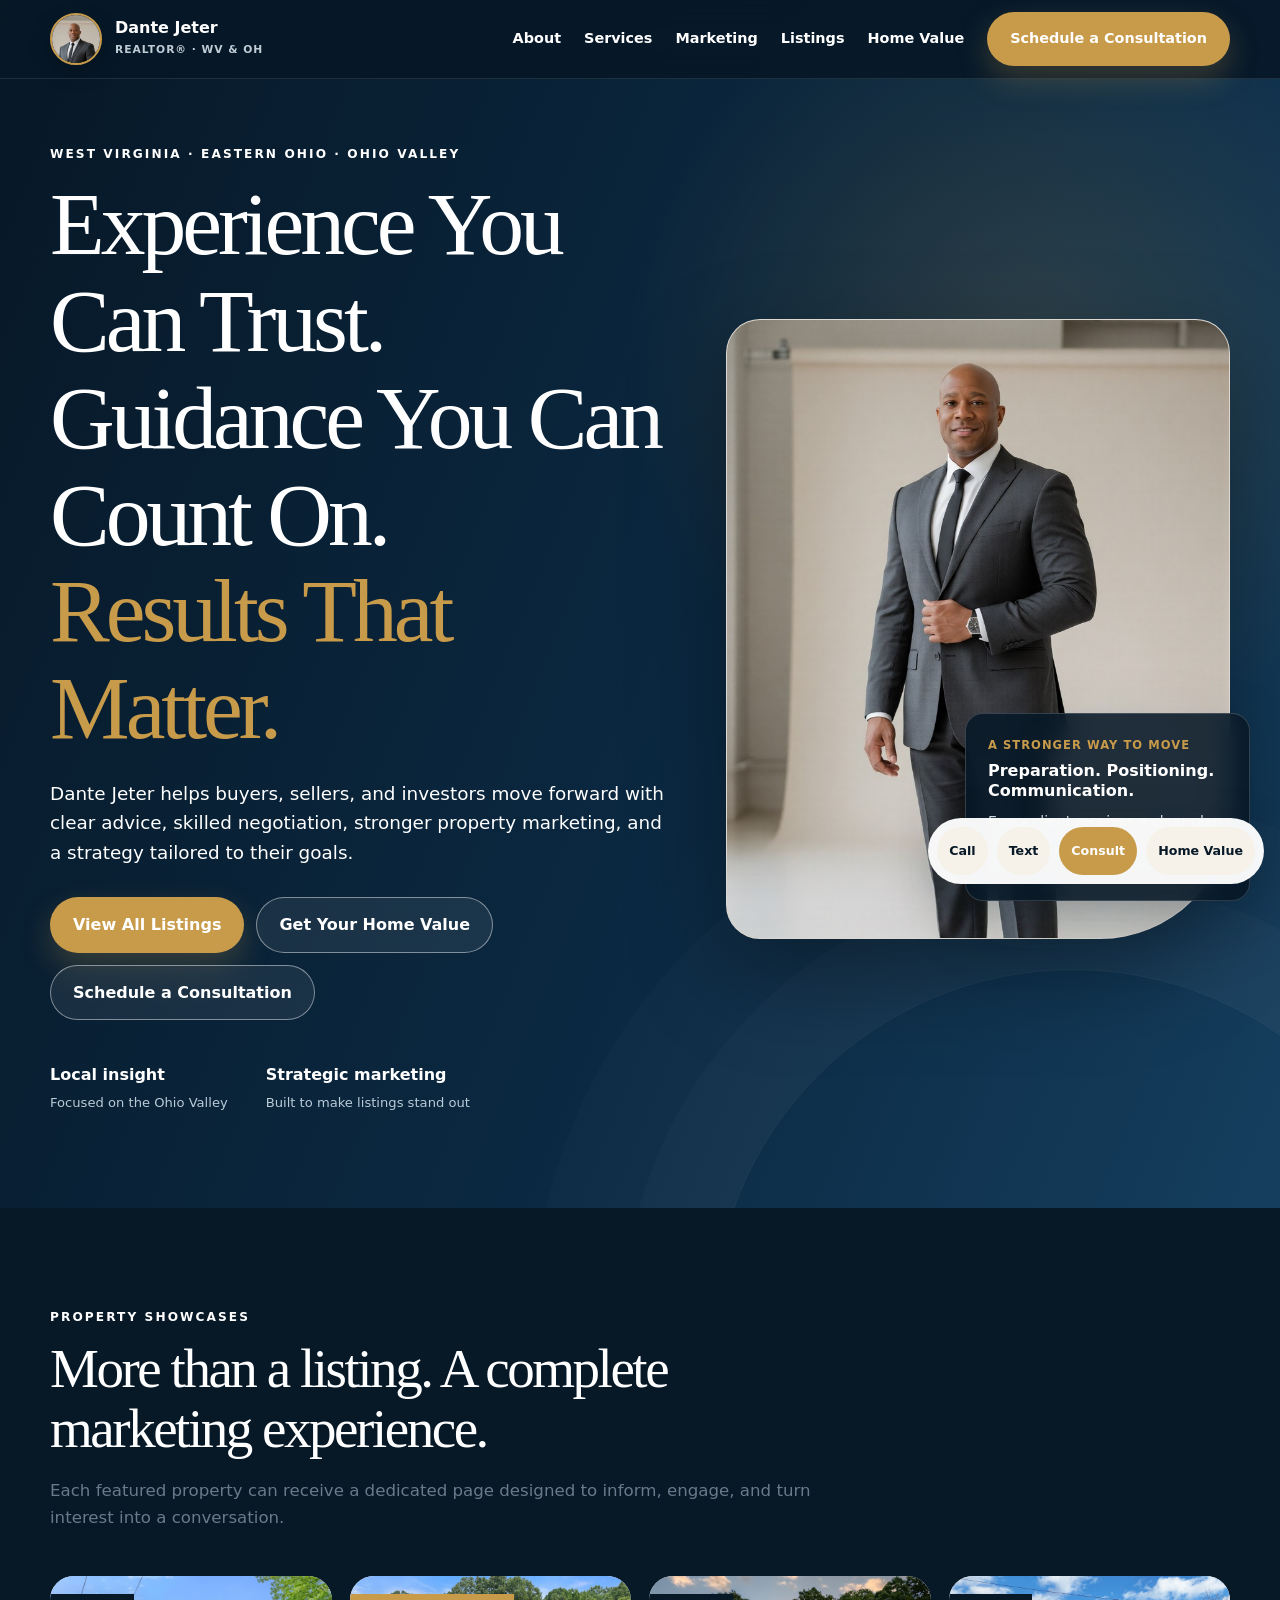
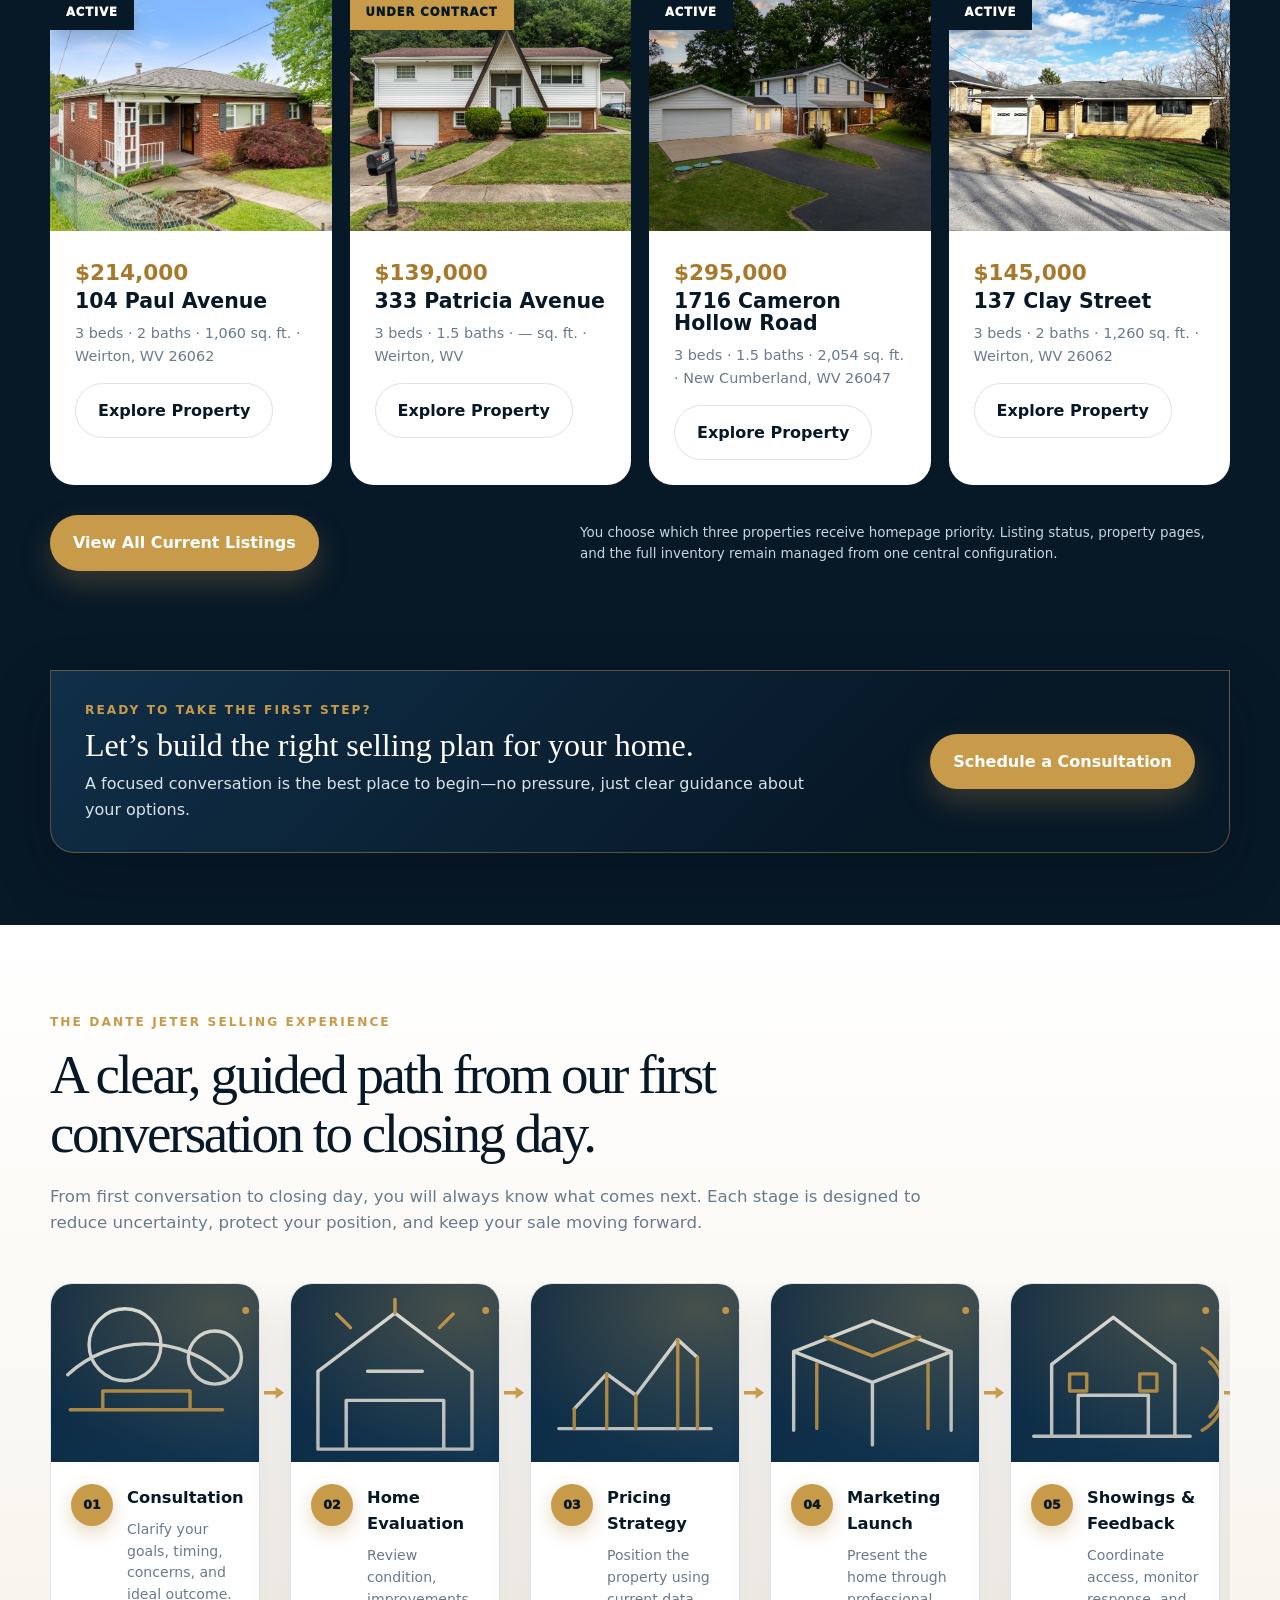
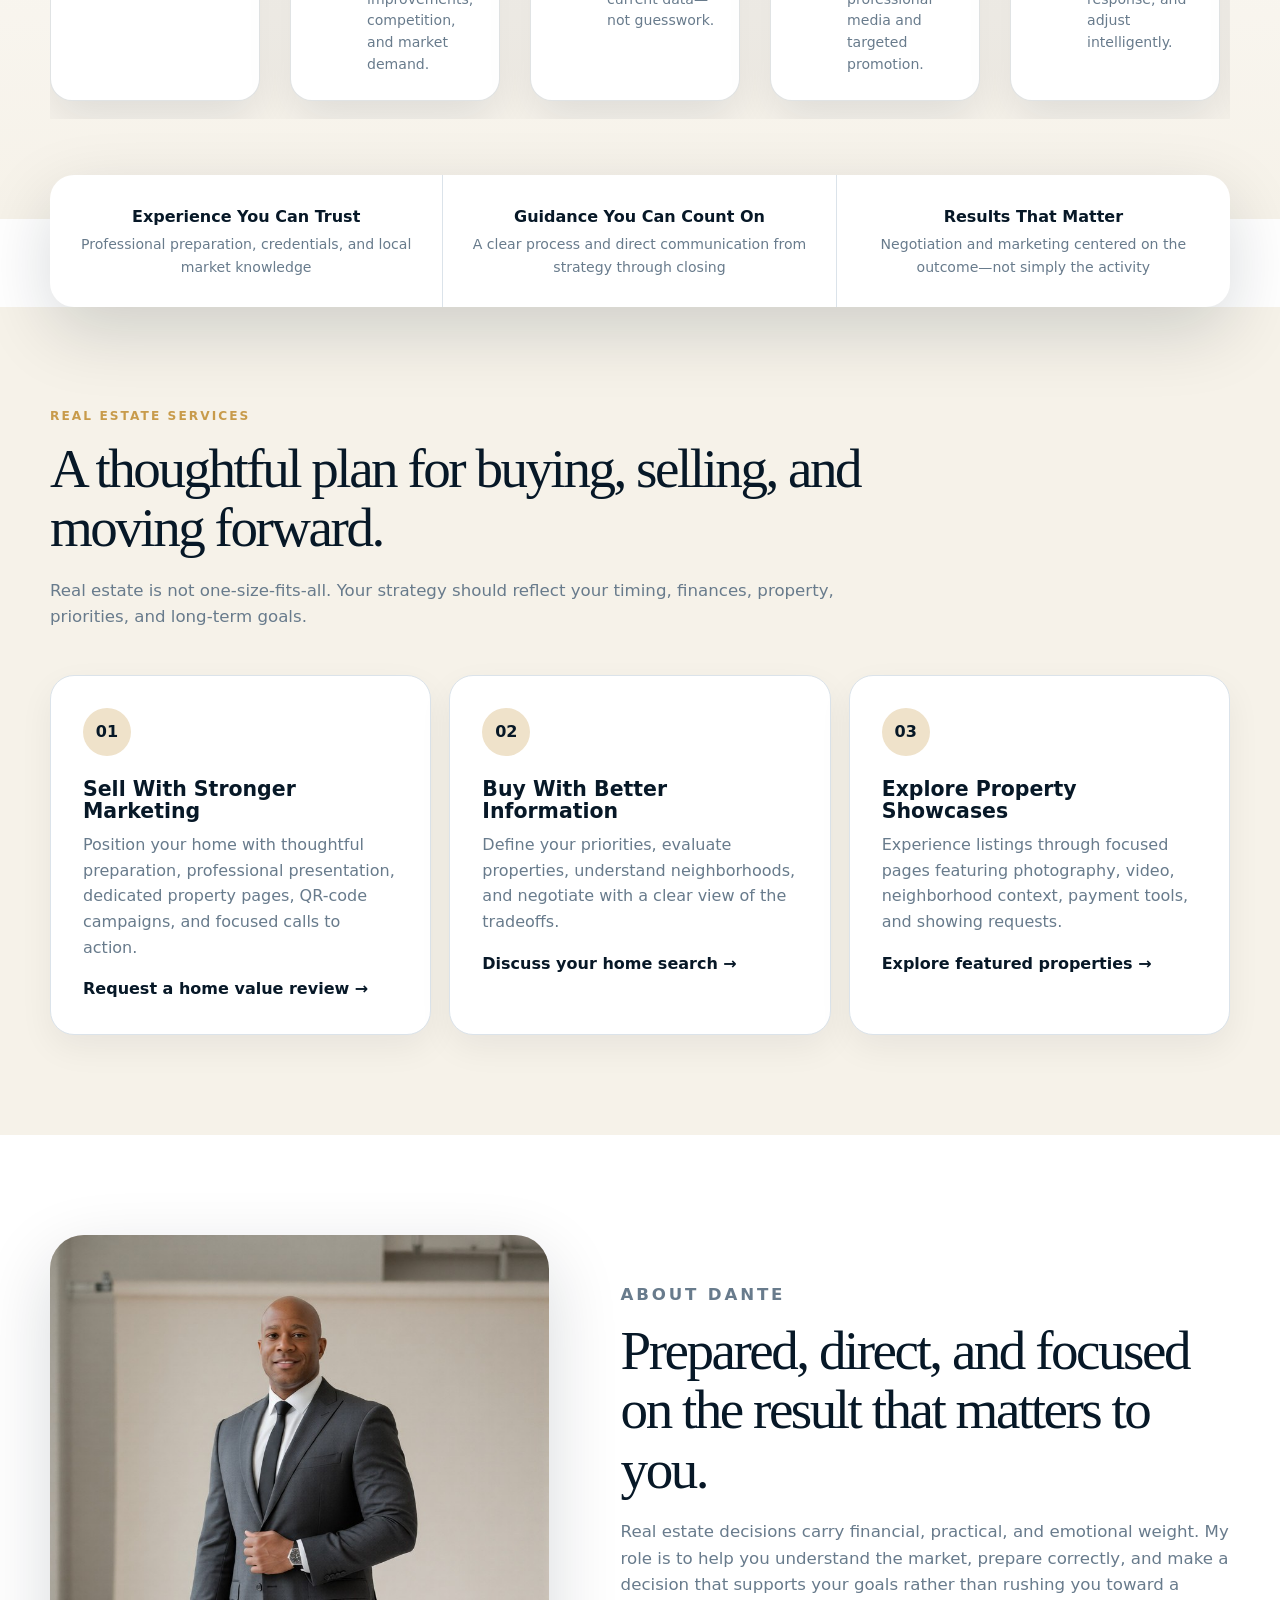
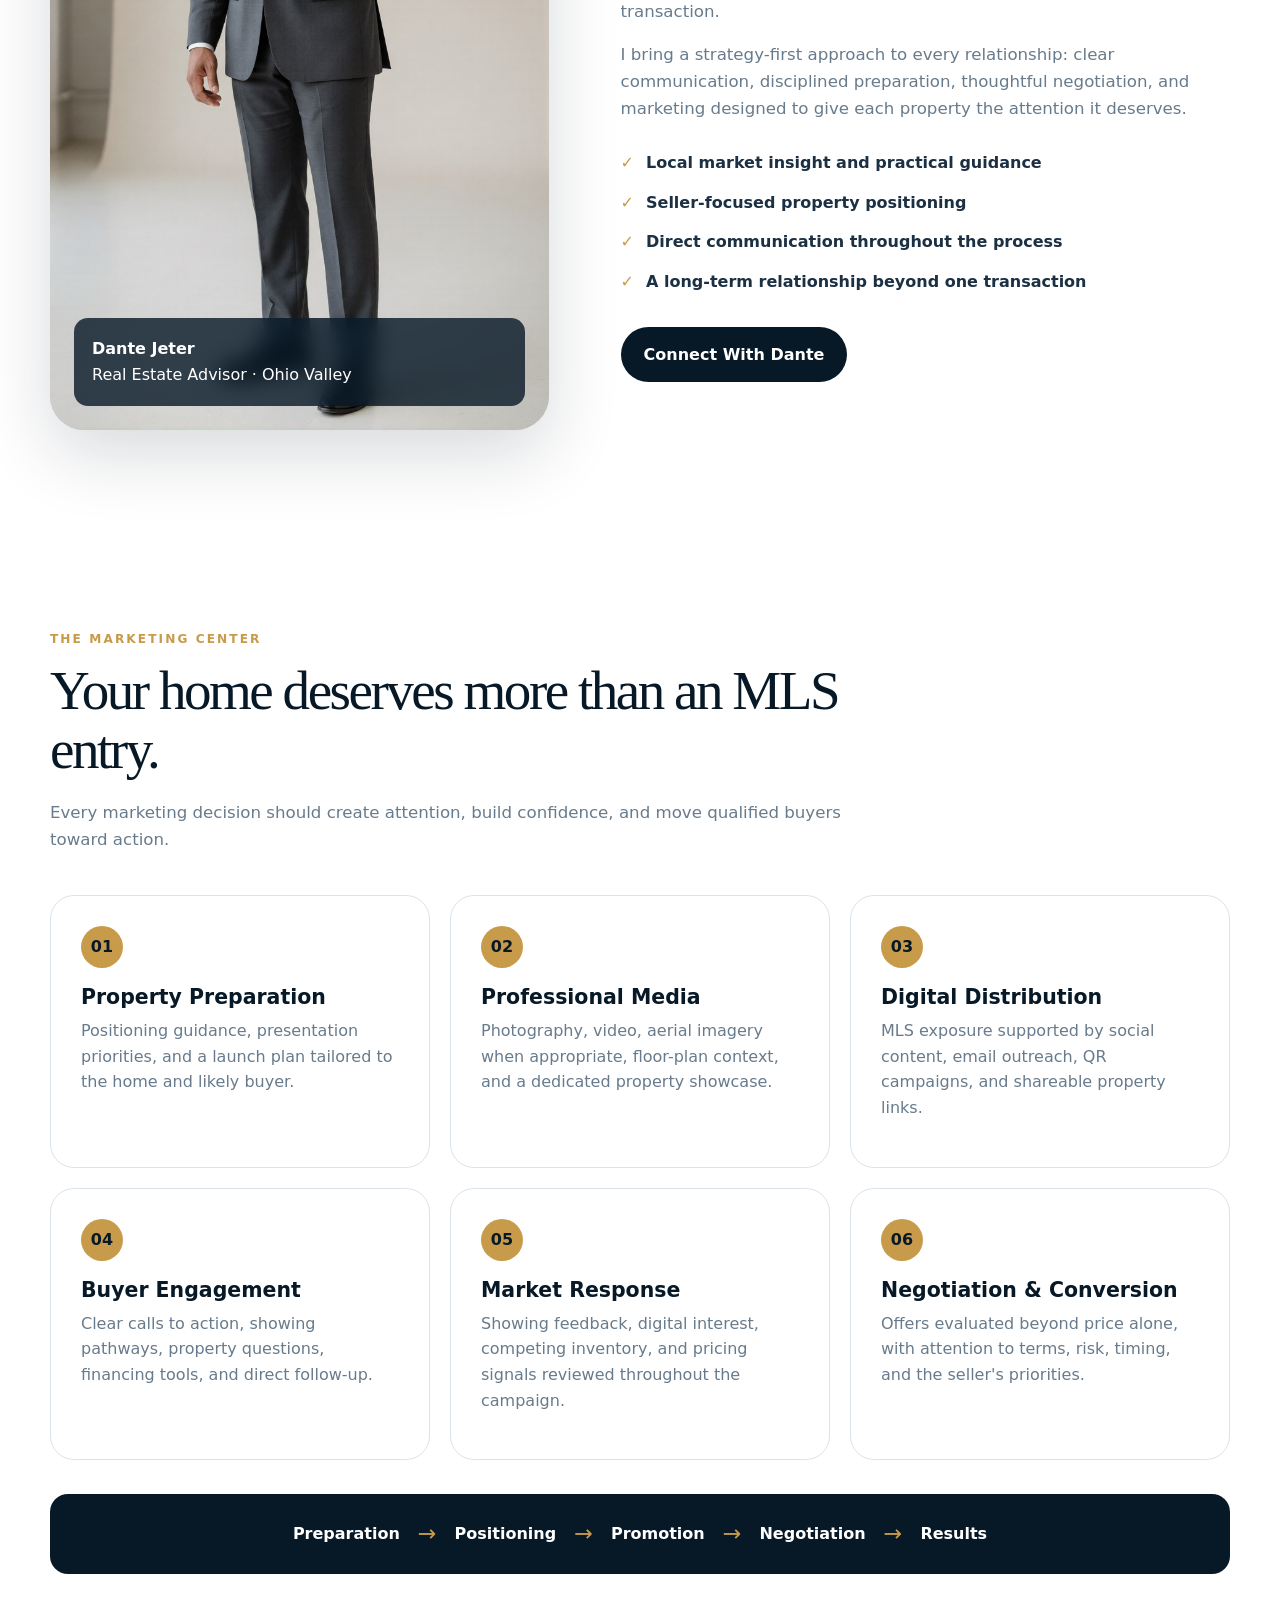
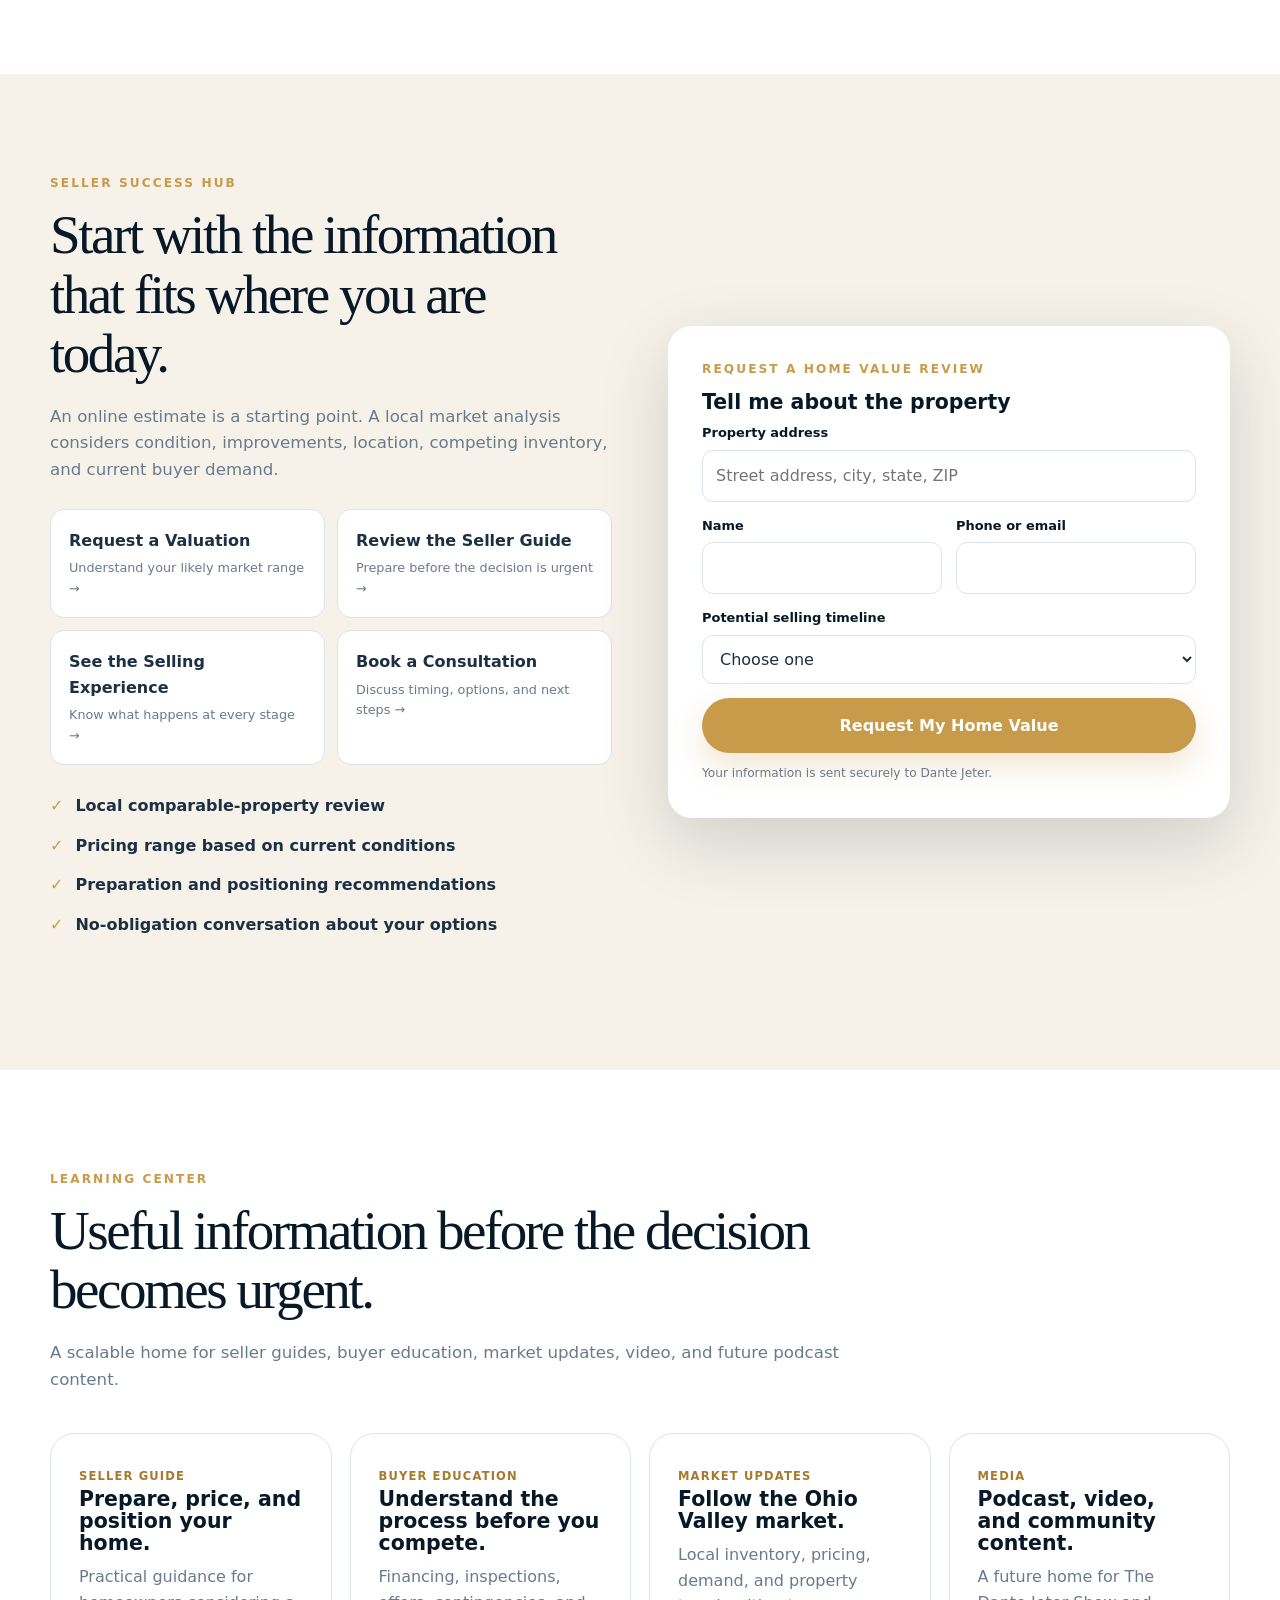
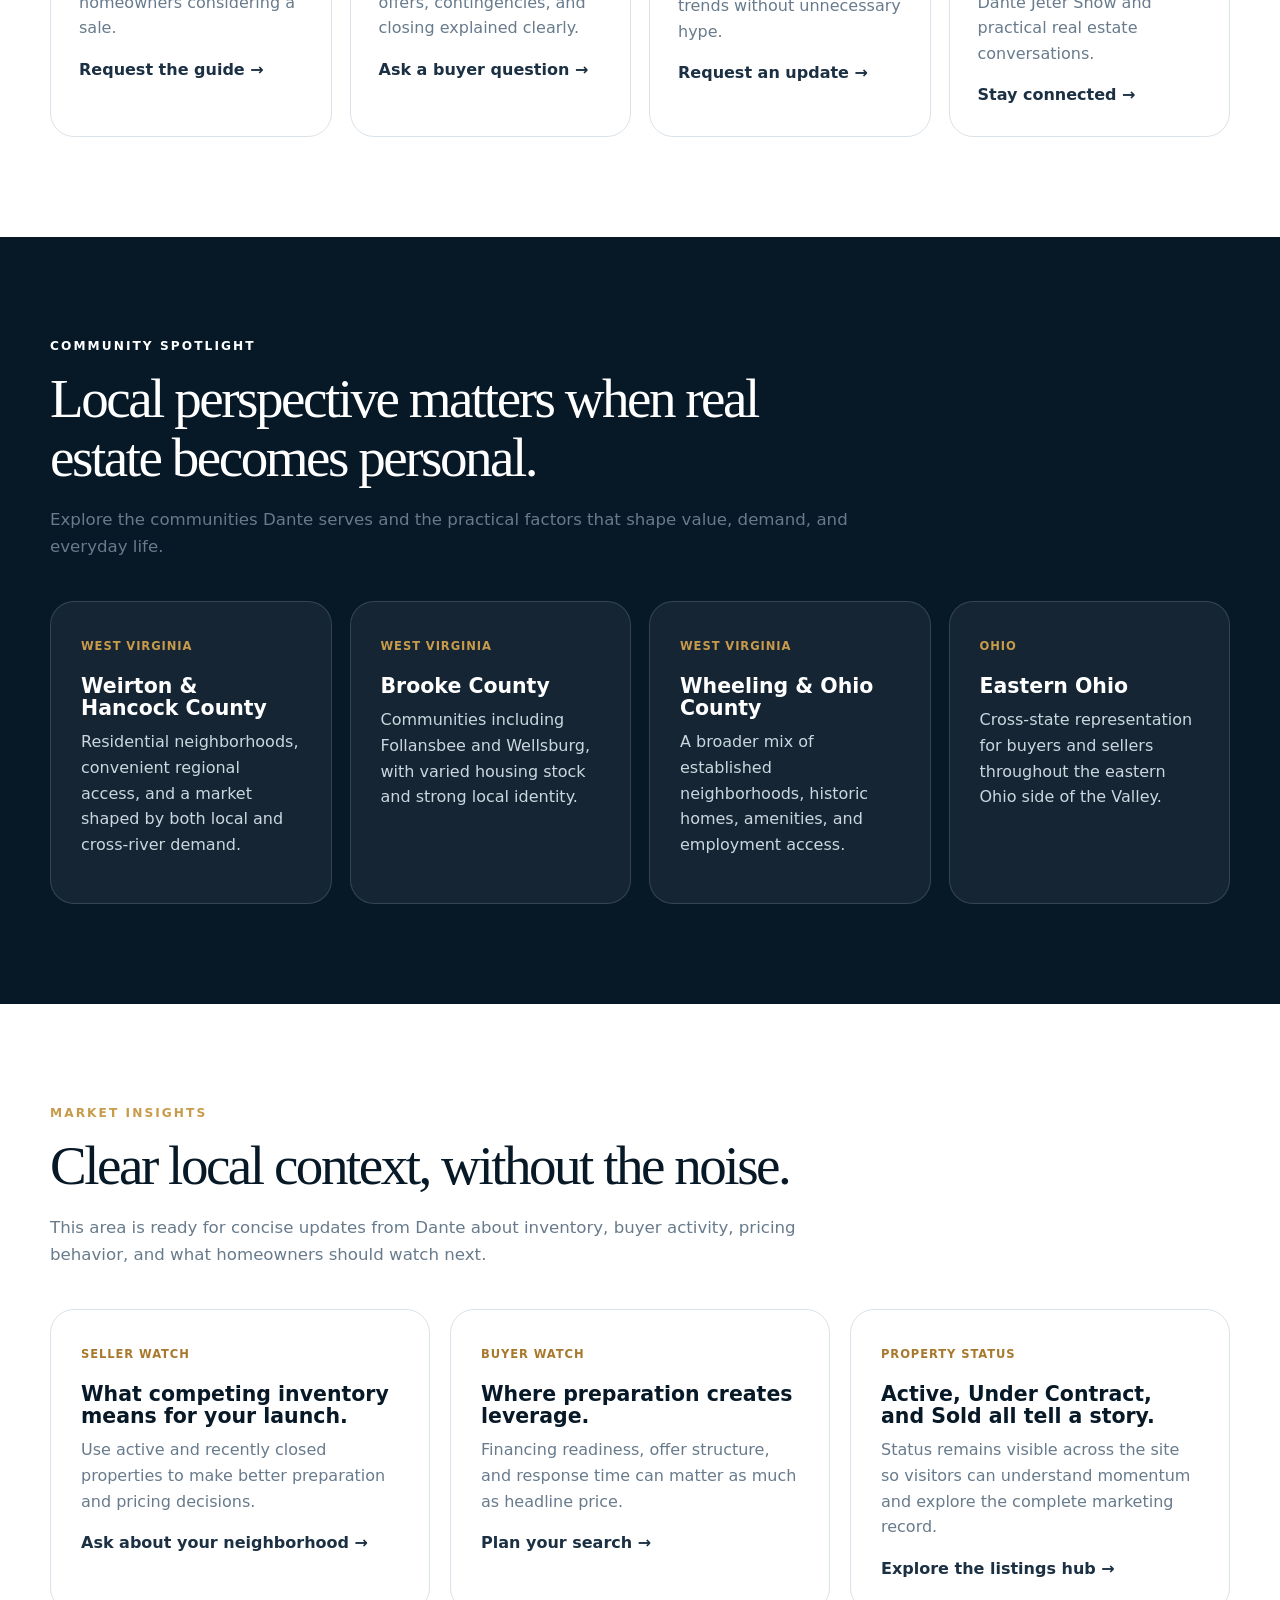
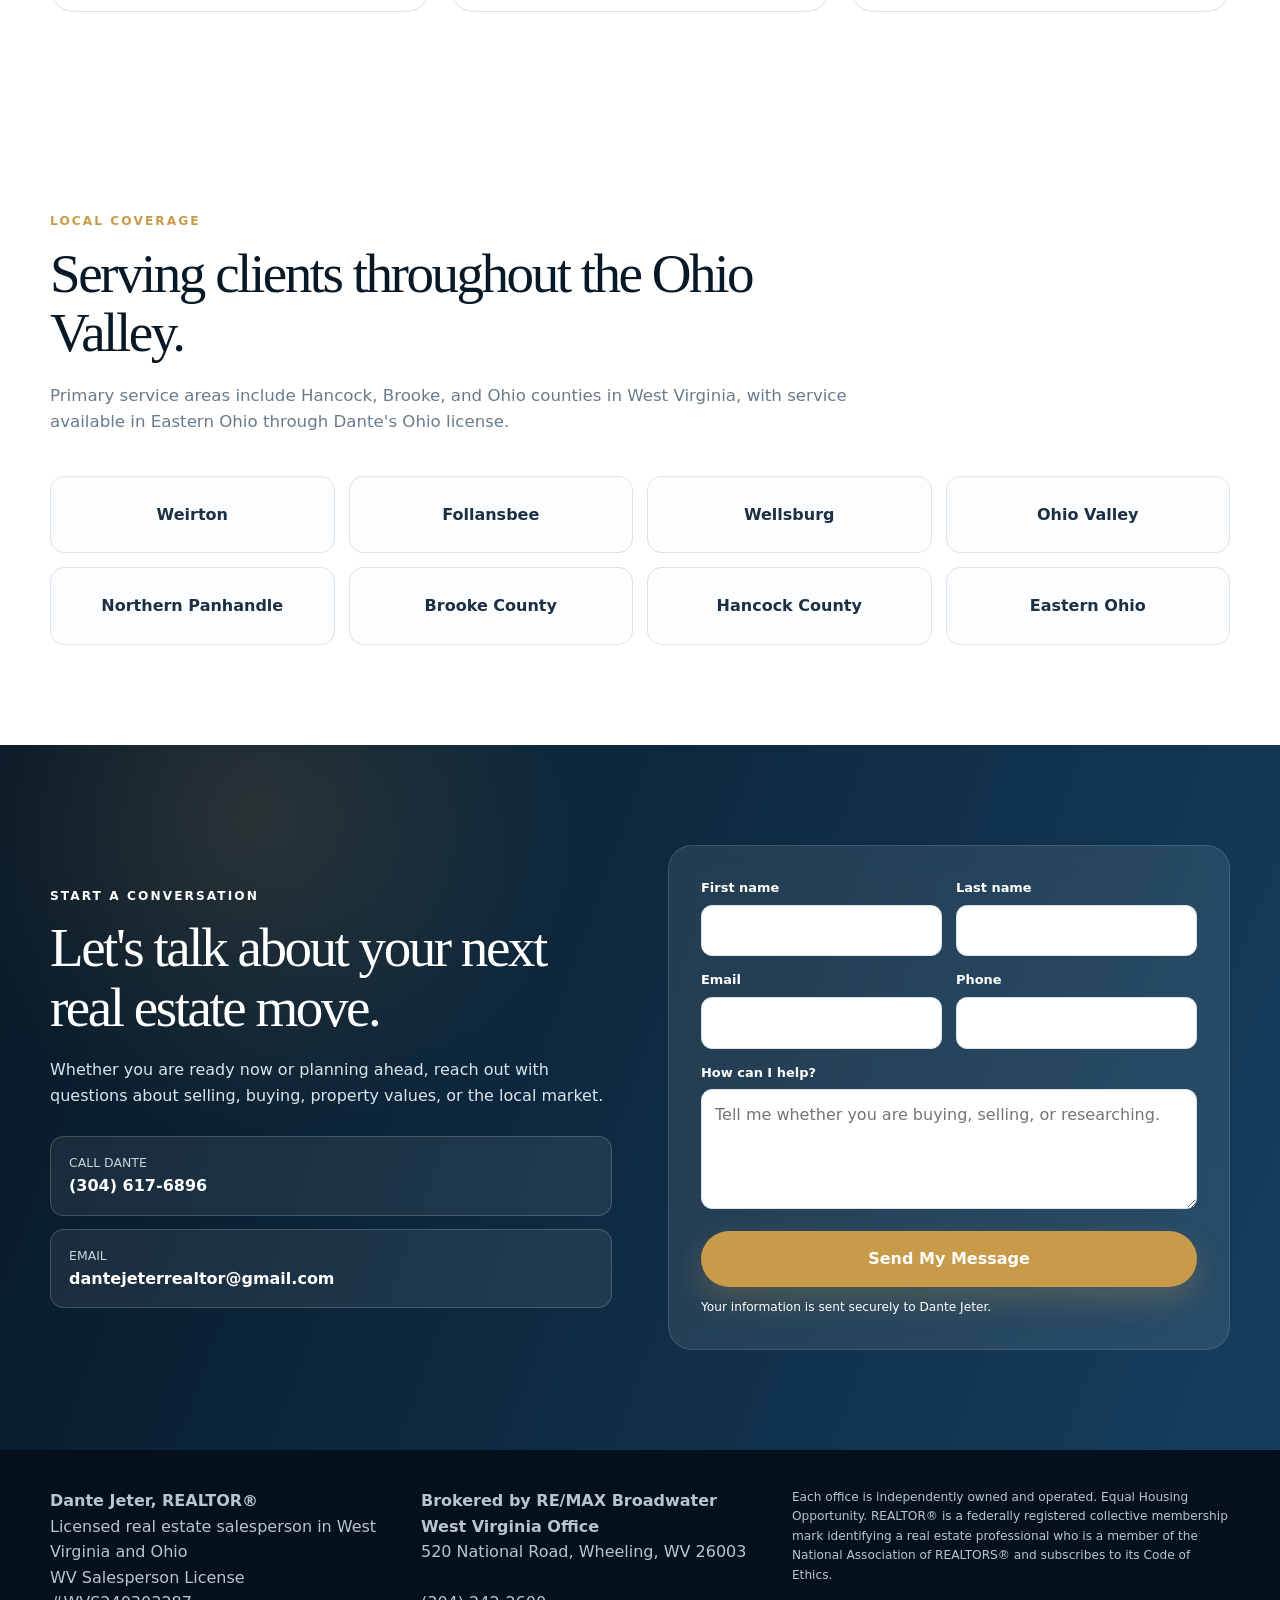
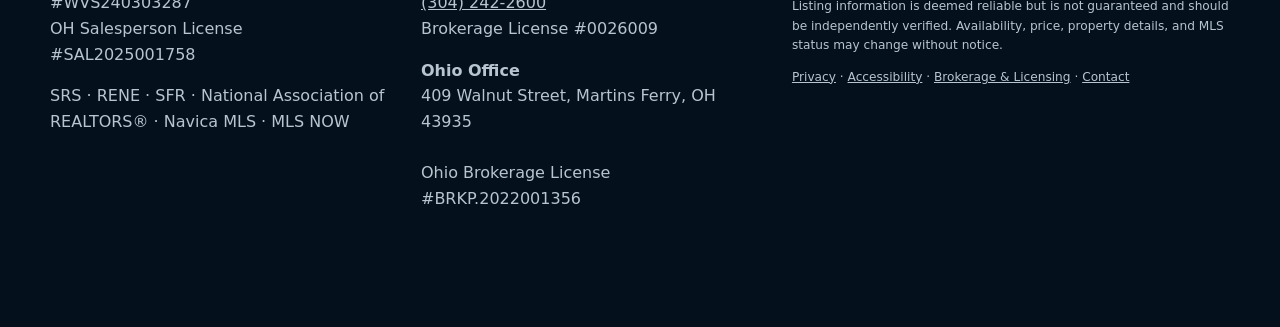
<file: index.html>
<!DOCTYPE html>

<html lang="en">
<head>
<meta charset="utf-8"/>
<meta content="width=device-width, initial-scale=1.0" name="viewport"/>
<title>Dante Jeter, REALTOR® | Ohio Valley Real Estate</title>
<meta content="Experience you can trust, guidance you can count on, and results that matter. Dante Jeter provides real estate representation throughout West Virginia, Eastern Ohio, and the Ohio Valley." name="description"/>
<meta content="#071827" name="theme-color"/>
<link as="image" href="assets/dante-full-body.jpg" rel="preload"/>
<link href="styles.css" rel="stylesheet"/>
<script defer="" src="property-config.js"></script>
<script defer="" src="listings-config.js"></script>
<script defer="" src="script.js"></script>
<meta content="website" property="og:type"/><meta content="Dante Jeter | Ohio Valley Real Estate Advisor" property="og:title"/><meta content="Strategic real estate guidance, property marketing, and local expertise across the Ohio Valley." property="og:description"/><meta content="assets/dante-full-body.jpg" property="og:image"/><meta content="summary_large_image" name="twitter:card"/><meta content="Dante Jeter Website Version 17.0" name="generator"/><script defer src="site-config.js"></script><script defer src="site-config-render.js"></script></head>
<body data-site-version="17.0">
<header class="site-header">
<div class="container navigation">
<a aria-label="Dante Jeter home" class="brand" href="#top">
<span class="brand__photo">
<img alt="Dante Jeter" src="assets/dante-headshot-300.jpg"/>
</span>
<span class="brand__text">
<strong>Dante Jeter</strong>
<small>REALTOR® · WV &amp; OH</small>
</span>
</a>
<nav aria-label="Primary navigation" class="desktop-nav">
<a href="#about">About</a>
<a href="#services">Services</a>
<a href="#marketing-center">Marketing</a>
<a href="listings.html">Listings</a>
<a href="#home-value">Home Value</a>
<a class="button button--gold" href="#contact">Schedule a Consultation</a>
</nav>
<button aria-controls="mobile-menu" aria-expanded="false" aria-label="Open navigation" class="menu-button" type="button">
<span></span><span></span><span></span>
</button>
</div>
<nav aria-label="Mobile navigation" class="mobile-menu" id="mobile-menu">
<a href="#about">About</a>
<a href="#services">Services</a>
<a href="#marketing-center">Marketing</a>
<a href="listings.html">Listings</a>
<a href="#home-value">Home Value</a>
<a class="button button--gold" href="#contact">Schedule a Consultation</a>
</nav>
</header>
<main id="top">
<section class="hero">
<div class="container hero__grid">
<div class="hero__content">
<p class="eyebrow">West Virginia · Eastern Ohio · Ohio Valley</p>
<h1 class="brand-anchor">Experience You Can Trust.<br/>Guidance You Can Count On.<br/><span>Results That Matter.</span></h1>
<p class="hero__lead">
            Dante Jeter helps buyers, sellers, and investors move forward with clear advice, skilled negotiation, stronger property marketing, and a strategy tailored to their goals.
          </p>
<div class="hero__actions">
<a class="button button--gold" href="listings.html">View All Listings</a>
<a class="button button--outline" href="#home-value">Get Your Home Value</a>
<a class="button button--outline" href="#contact">Schedule a Consultation</a>
</div>
<div class="hero__proof">
<div>
<strong>Local insight</strong>
<span>Focused on the Ohio Valley</span>
</div>
<div>
<strong>Strategic marketing</strong>
<span>Built to make listings stand out</span>
</div>
</div>
</div>
<div class="hero__visual">
<div class="hero__portrait">
<img alt="Dante Jeter, Ohio Valley real estate advisor" src="assets/dante-full-body.jpg"/>
</div>
<aside class="hero__card">
<span class="hero__card-label">A stronger way to move</span>
<strong>Preparation. Positioning. Communication.</strong>
<p>
              Every client receives a clear plan, direct guidance, and personal service.
            </p>
</aside>
</div>
</div>
</section><section class="section properties" id="properties">
<div class="container">
<div class="section-heading section-heading--light">
<p class="eyebrow">Property Showcases</p>
<h2>More than a listing. A complete marketing experience.</h2>
<p>
            Each featured property can receive a dedicated page designed to inform,
            engage, and turn interest into a conversation.
          </p>
</div>
<div aria-live="polite" class="property-grid" id="homepage-listings"></div>
<div class="properties__actions"><a class="button button--gold" href="listings.html">View All Current Listings</a><p>You choose which three properties receive homepage priority. Listing status, property pages, and the full inventory remain managed from one central configuration.</p></div>
</div>
</section><section class="property-showcase-cta"><div class="container"><div class="journey-cta journey-cta--showcase">
<div><p class="eyebrow">Ready to take the first step?</p><h3>Let’s build the right selling plan for your home.</h3><p>A focused conversation is the best place to begin—no pressure, just clear guidance about your options.</p></div>
<a class="button button--gold" href="#contact">Schedule a Consultation</a>
</div></div></section><section class="section seller-process" id="seller-process">
<div class="container">
<div class="section-heading seller-process__heading">
<p class="eyebrow">The Dante Jeter Selling Experience</p>
<h2>A clear, guided path from our first conversation to closing day.</h2>
<p>From first conversation to closing day, you will always know what comes next. Each stage is designed to reduce uncertainty, protect your position, and keep your sale moving forward.</p>
</div>
<div aria-label="Seven-step home selling experience" class="selling-path">
<ol class="journey-grid">
<li class="journey-step" style="--journey-image:url('assets/selling-journey/consultation.svg')">
<div aria-hidden="true" class="journey-step__visual"></div><div class="journey-step__content"><span class="journey-step__number">01</span><div><strong>Consultation</strong><p>Clarify your goals, timing, concerns, and ideal outcome.</p></div></div>
</li>
<li class="journey-step" style="--journey-image:url('assets/selling-journey/evaluation.svg')">
<div aria-hidden="true" class="journey-step__visual"></div><div class="journey-step__content"><span class="journey-step__number">02</span><div><strong>Home Evaluation</strong><p>Review condition, improvements, competition, and market demand.</p></div></div>
</li>
<li class="journey-step" style="--journey-image:url('assets/selling-journey/pricing.svg')">
<div aria-hidden="true" class="journey-step__visual"></div><div class="journey-step__content"><span class="journey-step__number">03</span><div><strong>Pricing Strategy</strong><p>Position the property using current data—not guesswork.</p></div></div>
</li>
<li class="journey-step" style="--journey-image:url('assets/selling-journey/marketing.svg')">
<div aria-hidden="true" class="journey-step__visual"></div><div class="journey-step__content"><span class="journey-step__number">04</span><div><strong>Marketing Launch</strong><p>Present the home through professional media and targeted promotion.</p></div></div>
</li>
<li class="journey-step" style="--journey-image:url('assets/selling-journey/showings.svg')">
<div aria-hidden="true" class="journey-step__visual"></div><div class="journey-step__content"><span class="journey-step__number">05</span><div><strong>Showings &amp; Feedback</strong><p>Coordinate access, monitor response, and adjust intelligently.</p></div></div>
</li>
<li class="journey-step" style="--journey-image:url('assets/selling-journey/negotiation.svg')">
<div aria-hidden="true" class="journey-step__visual"></div><div class="journey-step__content"><span class="journey-step__number">06</span><div><strong>Negotiation</strong><p>Evaluate price, terms, inspections, appraisal, and risk.</p></div></div>
</li>
<li class="journey-step" style="--journey-image:url('assets/selling-journey/closing.svg')">
<div aria-hidden="true" class="journey-step__visual"></div><div class="journey-step__content"><span class="journey-step__number">07</span><div><strong>Closing Day</strong><p>Coordinate final details and move toward a confident handoff.</p></div></div>
</li>
</ol>
</div>

</div>
</section>
<section aria-label="Service commitments" class="trust-bar">
<div class="container trust-bar__grid">
<div>
<strong>Experience You Can Trust</strong>
<span>Professional preparation, credentials, and local market knowledge</span>
</div>
<div>
<strong>Guidance You Can Count On</strong>
<span>A clear process and direct communication from strategy through closing</span>
</div>
<div>
<strong>Results That Matter</strong>
<span>Negotiation and marketing centered on the outcome—not simply the activity</span>
</div>
</div>
</section>
<section class="section section--cream" id="services">
<div class="container">
<div class="section-heading">
<p class="eyebrow">Real Estate Services</p>
<h2>A thoughtful plan for buying, selling, and moving forward.</h2>
<p>
            Real estate is not one-size-fits-all. Your strategy should reflect your
            timing, finances, property, priorities, and long-term goals.
          </p>
</div>
<div class="service-grid">
<article class="service-card">
<span class="service-card__number">01</span>
<h3>Sell With Stronger Marketing</h3>
<p>
              Position your home with thoughtful preparation, professional presentation,
              dedicated property pages, QR-code campaigns, and focused calls to action.
            </p>
<a href="#home-value">Request a home value review →</a>
</article>
<article class="service-card">
<span class="service-card__number">02</span>
<h3>Buy With Better Information</h3>
<p>
              Define your priorities, evaluate properties, understand neighborhoods,
              and negotiate with a clear view of the tradeoffs.
            </p>
<a href="#contact">Discuss your home search →</a>
</article>
<article class="service-card">
<span class="service-card__number">03</span>
<h3>Explore Property Showcases</h3>
<p>
              Experience listings through focused pages featuring photography,
              video, neighborhood context, payment tools, and showing requests.
            </p>
<a href="#properties">Explore featured properties →</a>
</article>
</div>
</div>
</section>

<section class="section" id="about">
<div class="container about">
<div class="about__image">
<img alt="Dante Jeter in professional attire" src="assets/dante-full-body.jpg"/>
<div class="about__caption">
<strong>Dante Jeter</strong>
<span>Real Estate Advisor · Ohio Valley</span>
</div>
</div>
<div class="about__content">
<p class="eyebrow">About Dante</p>
<h2>Prepared, direct, and focused on the result that matters to you.</h2>
<p>
            Real estate decisions carry financial, practical, and emotional weight.
            My role is to help you understand the market, prepare correctly, and make
            a decision that supports your goals rather than rushing you toward a transaction.
          </p>
<p>
            I bring a strategy-first approach to every relationship: clear communication,
            disciplined preparation, thoughtful negotiation, and marketing designed to
            give each property the attention it deserves.
          </p>
<ul class="check-list">
<li>Local market insight and practical guidance</li>
<li>Seller-focused property positioning</li>
<li>Direct communication throughout the process</li>
<li>A long-term relationship beyond one transaction</li>
</ul>
<a class="button button--dark" href="#contact">Connect With Dante</a>
</div>
</div>
</section>

<section class="section marketing-center" id="marketing-center">
<div class="container">
<div class="section-heading"><p class="eyebrow">The Marketing Center</p><h2>Your home deserves more than an MLS entry.</h2><p>Every marketing decision should create attention, build confidence, and move qualified buyers toward action.</p></div>
<div class="marketing-grid">
<article><span>01</span><h3>Property Preparation</h3><p>Positioning guidance, presentation priorities, and a launch plan tailored to the home and likely buyer.</p></article>
<article><span>02</span><h3>Professional Media</h3><p>Photography, video, aerial imagery when appropriate, floor-plan context, and a dedicated property showcase.</p></article>
<article><span>03</span><h3>Digital Distribution</h3><p>MLS exposure supported by social content, email outreach, QR campaigns, and shareable property links.</p></article>
<article><span>04</span><h3>Buyer Engagement</h3><p>Clear calls to action, showing pathways, property questions, financing tools, and direct follow-up.</p></article>
<article><span>05</span><h3>Market Response</h3><p>Showing feedback, digital interest, competing inventory, and pricing signals reviewed throughout the campaign.</p></article>
<article><span>06</span><h3>Negotiation &amp; Conversion</h3><p>Offers evaluated beyond price alone, with attention to terms, risk, timing, and the seller's priorities.</p></article>
</div>
<div class="proof-strip"><strong>Preparation</strong><span>→</span><strong>Positioning</strong><span>→</span><strong>Promotion</strong><span>→</span><strong>Negotiation</strong><span>→</span><strong>Results</strong></div>
</div></section>
<section class="section section--cream seller-success" id="home-value">
<div class="container split-layout">
<div>
<p class="eyebrow">Seller Success Hub</p>
<h2>Start with the information that fits where you are today.</h2>
<p class="large-copy">
            An online estimate is a starting point. A local market analysis considers
            condition, improvements, location, competing inventory, and current buyer demand.
          </p>
<div class="success-actions"><a href="#home-value-form"><strong>Request a Valuation</strong><span>Understand your likely market range →</span></a><a href="#resources"><strong>Review the Seller Guide</strong><span>Prepare before the decision is urgent →</span></a><a href="#seller-process"><strong>See the Selling Experience</strong><span>Know what happens at every stage →</span></a><a href="#contact"><strong>Book a Consultation</strong><span>Discuss timing, options, and next steps →</span></a></div><ul class="check-list">
<li>Local comparable-property review</li>
<li>Pricing range based on current conditions</li>
<li>Preparation and positioning recommendations</li>
<li>No-obligation conversation about your options</li>
</ul>
</div>
<form class="form-panel js-lead-form" data-form-type="Home Value Request" data-listing-id="home-value" data-property-address="Seller Property" id="home-value-form" novalidate="" action="https://formspree.io/f/xnjevznr" method="POST">
<p class="eyebrow">Request a Home Value Review</p>
<h3>Tell me about the property</h3>
<div class="form-grid">
<div class="form-field form-field--full">
<label for="property-address">Property address</label>
<input id="property-address" name="property-address" placeholder="Street address, city, state, ZIP" required=""/>
</div>
<div class="form-field">
<label for="seller-name">Name</label>
<input id="seller-name" name="seller-name" required=""/>
</div>
<div class="form-field">
<label for="seller-contact">Phone or email</label>
<input id="seller-contact" name="seller-contact" required=""/>
</div>
<div class="form-field form-field--full">
<label for="timeline">Potential selling timeline</label>
<select id="timeline" name="timeline">
<option value="">Choose one</option>
<option>Immediately</option>
<option>Within 3 months</option>
<option>3–6 months</option>
<option>6–12 months</option>
<option>Researching my options</option>
</select>
</div>
<div class="form-field form-field--full">
<button class="button button--gold button--full" type="submit"><span class="button-label">Request My Home Value</span><span aria-hidden="true" class="button-spinner"></span></button>
<p class="form-message">Your information is sent securely to Dante Jeter.</p>
</div>
</div>
</form>
</div>
</section>
<section class="section" id="resources">
<div class="container">
<div class="section-heading"><p class="eyebrow">Learning Center</p><h2>Useful information before the decision becomes urgent.</h2><p>A scalable home for seller guides, buyer education, market updates, video, and future podcast content.</p></div>
<div class="resource-grid">
<article><span>Seller Guide</span><h3>Prepare, price, and position your home.</h3><p>Practical guidance for homeowners considering a sale.</p><a href="#contact">Request the guide →</a></article>
<article><span>Buyer Education</span><h3>Understand the process before you compete.</h3><p>Financing, inspections, offers, contingencies, and closing explained clearly.</p><a href="#contact">Ask a buyer question →</a></article>
<article><span>Market Updates</span><h3>Follow the Ohio Valley market.</h3><p>Local inventory, pricing, demand, and property trends without unnecessary hype.</p><a href="#contact">Request an update →</a></article>
<article><span>Media</span><h3>Podcast, video, and community content.</h3><p>A future home for The Dante Jeter Show and practical real estate conversations.</p><a href="#contact">Stay connected →</a></article>
</div></div></section>
<section class="section community-spotlight" id="communities"><div class="container"><div class="section-heading section-heading--light"><p class="eyebrow">Community Spotlight</p><h2>Local perspective matters when real estate becomes personal.</h2><p>Explore the communities Dante serves and the practical factors that shape value, demand, and everyday life.</p></div><div class="community-grid"><article><span>West Virginia</span><h3>Weirton &amp; Hancock County</h3><p>Residential neighborhoods, convenient regional access, and a market shaped by both local and cross-river demand.</p></article><article><span>West Virginia</span><h3>Brooke County</h3><p>Communities including Follansbee and Wellsburg, with varied housing stock and strong local identity.</p></article><article><span>West Virginia</span><h3>Wheeling &amp; Ohio County</h3><p>A broader mix of established neighborhoods, historic homes, amenities, and employment access.</p></article><article><span>Ohio</span><h3>Eastern Ohio</h3><p>Cross-state representation for buyers and sellers throughout the eastern Ohio side of the Valley.</p></article></div></div></section>
<section class="section market-insights" id="market-insights"><div class="container"><div class="section-heading"><p class="eyebrow">Market Insights</p><h2>Clear local context, without the noise.</h2><p>This area is ready for concise updates from Dante about inventory, buyer activity, pricing behavior, and what homeowners should watch next.</p></div><div class="insight-grid"><article><span>Seller Watch</span><h3>What competing inventory means for your launch.</h3><p>Use active and recently closed properties to make better preparation and pricing decisions.</p><a href="#contact">Ask about your neighborhood →</a></article><article><span>Buyer Watch</span><h3>Where preparation creates leverage.</h3><p>Financing readiness, offer structure, and response time can matter as much as headline price.</p><a href="#contact">Plan your search →</a></article><article><span>Property Status</span><h3>Active, Under Contract, and Sold all tell a story.</h3><p>Status remains visible across the site so visitors can understand momentum and explore the complete marketing record.</p><a href="listings.html">Explore the listings hub →</a></article></div></div></section>
<section class="section" id="areas">
<div class="container">
<div class="section-heading">
<p class="eyebrow">Local Coverage</p>
<h2>Serving clients throughout the Ohio Valley.</h2>
<p>
            Primary service areas include Hancock, Brooke, and Ohio counties in West Virginia, with service available in Eastern Ohio through Dante's Ohio license.
          </p>
</div>
<div class="area-grid">
<div>Weirton</div>
<div>Follansbee</div>
<div>Wellsburg</div>
<div>Ohio Valley</div>
<div>Northern Panhandle</div>
<div>Brooke County</div>
<div>Hancock County</div>
<div>Eastern Ohio</div>
</div>
</div>
</section>
<section class="section contact" id="contact">
<div class="container split-layout">
<div>
<p class="eyebrow">Start a Conversation</p>
<h2>Let's talk about your next real estate move.</h2>
<p class="contact__lead">
            Whether you are ready now or planning ahead, reach out with questions
            about selling, buying, property values, or the local market.
          </p>
<div class="contact__links">
<a href="tel:+13046176896">
<span>Call Dante</span>
<strong>(304) 617-6896</strong>
</a>
<a href="mailto:dantejeterrealtor@gmail.com?subject=Real%20Estate%20Inquiry%20for%20Dante%20Jeter&body=Hello%20Dante%2C%0A%0AI%27m%20reaching%20out%20from%20your%20website.%0A%0A">
<span>Email</span>
<strong>dantejeterrealtor@gmail.com</strong>
</a>
</div>
</div>
<form class="contact-form js-lead-form" data-form-type="General Inquiry" data-listing-id="general-inquiry" data-property-address="Dante Jeter Website" novalidate="" action="https://formspree.io/f/xnjevznr" method="POST">
<div class="form-grid">
<div class="form-field">
<label for="first-name">First name</label>
<input id="first-name" name="first-name" required=""/>
</div>
<div class="form-field">
<label for="last-name">Last name</label>
<input id="last-name" name="last-name" required=""/>
</div>
<div class="form-field">
<label for="email">Email</label>
<input id="email" name="email" required="" type="email"/>
</div>
<div class="form-field">
<label for="phone">Phone</label>
<input id="phone" name="phone" type="tel"/>
</div>
<div class="form-field form-field--full">
<label for="message">How can I help?</label>
<textarea id="message" name="message" placeholder="Tell me whether you are buying, selling, or researching." required=""></textarea>
</div>
<div class="form-field form-field--full">
<button class="button button--gold button--full" type="submit"><span class="button-label">Send My Message</span><span aria-hidden="true" class="button-spinner"></span></button>
<p class="form-message">Your information is sent securely to Dante Jeter.</p>
</div>
</div>
</form>
</div>
</section>
</main>
<footer class="footer" id="licensing">
<div class="container compliance-grid">
<div><strong>Dante Jeter, REALTOR®</strong><span>Licensed real estate salesperson in West Virginia and Ohio</span><p>WV Salesperson License #WVS240303287<br/>OH Salesperson License #SAL2025001758</p><p>SRS · RENE · SFR · National Association of REALTORS® · Navica MLS · MLS NOW</p></div>
<div><strong>Brokered by RE/MAX Broadwater</strong><p><b>West Virginia Office</b><br/><span data-site-field="brokerage.offices.westVirginia">520 National Road, Wheeling, WV 26003</span><br/><a href="tel:+13042422600">(304) 242-2600</a><br/>Brokerage License #0026009</p><p><b>Ohio Office</b><br/><span data-site-field="brokerage.offices.ohio">409 Walnut Street, Martins Ferry, OH 43935</span><br/>Ohio Brokerage License #BRKP.2022001356</p></div>
<div class="footer-disclosure"><p>Each office is independently owned and operated. Equal Housing Opportunity. REALTOR® is a federally registered collective membership mark identifying a real estate professional who is a member of the National Association of REALTORS® and subscribes to its Code of Ethics.</p><p>Listing information is deemed reliable but is not guaranteed and should be independently verified. Availability, price, property details, and MLS status may change without notice.</p><p><a href="privacy.html">Privacy</a> · <a href="accessibility.html">Accessibility</a> · <a href="brokerage-licensing.html">Brokerage &amp; Licensing</a> · <a href="#contact">Contact</a></p></div>
</div>
</footer>
<nav aria-label="Quick contact options" class="quick-actions">
<a href="tel:+13046176896">Call</a>
<a href="sms:+13046176896">Text</a>
<a class="quick-actions__primary" href="#contact">Consult</a>
<a href="#home-value">Home Value</a>
</nav>
</body>
</html>
</file>
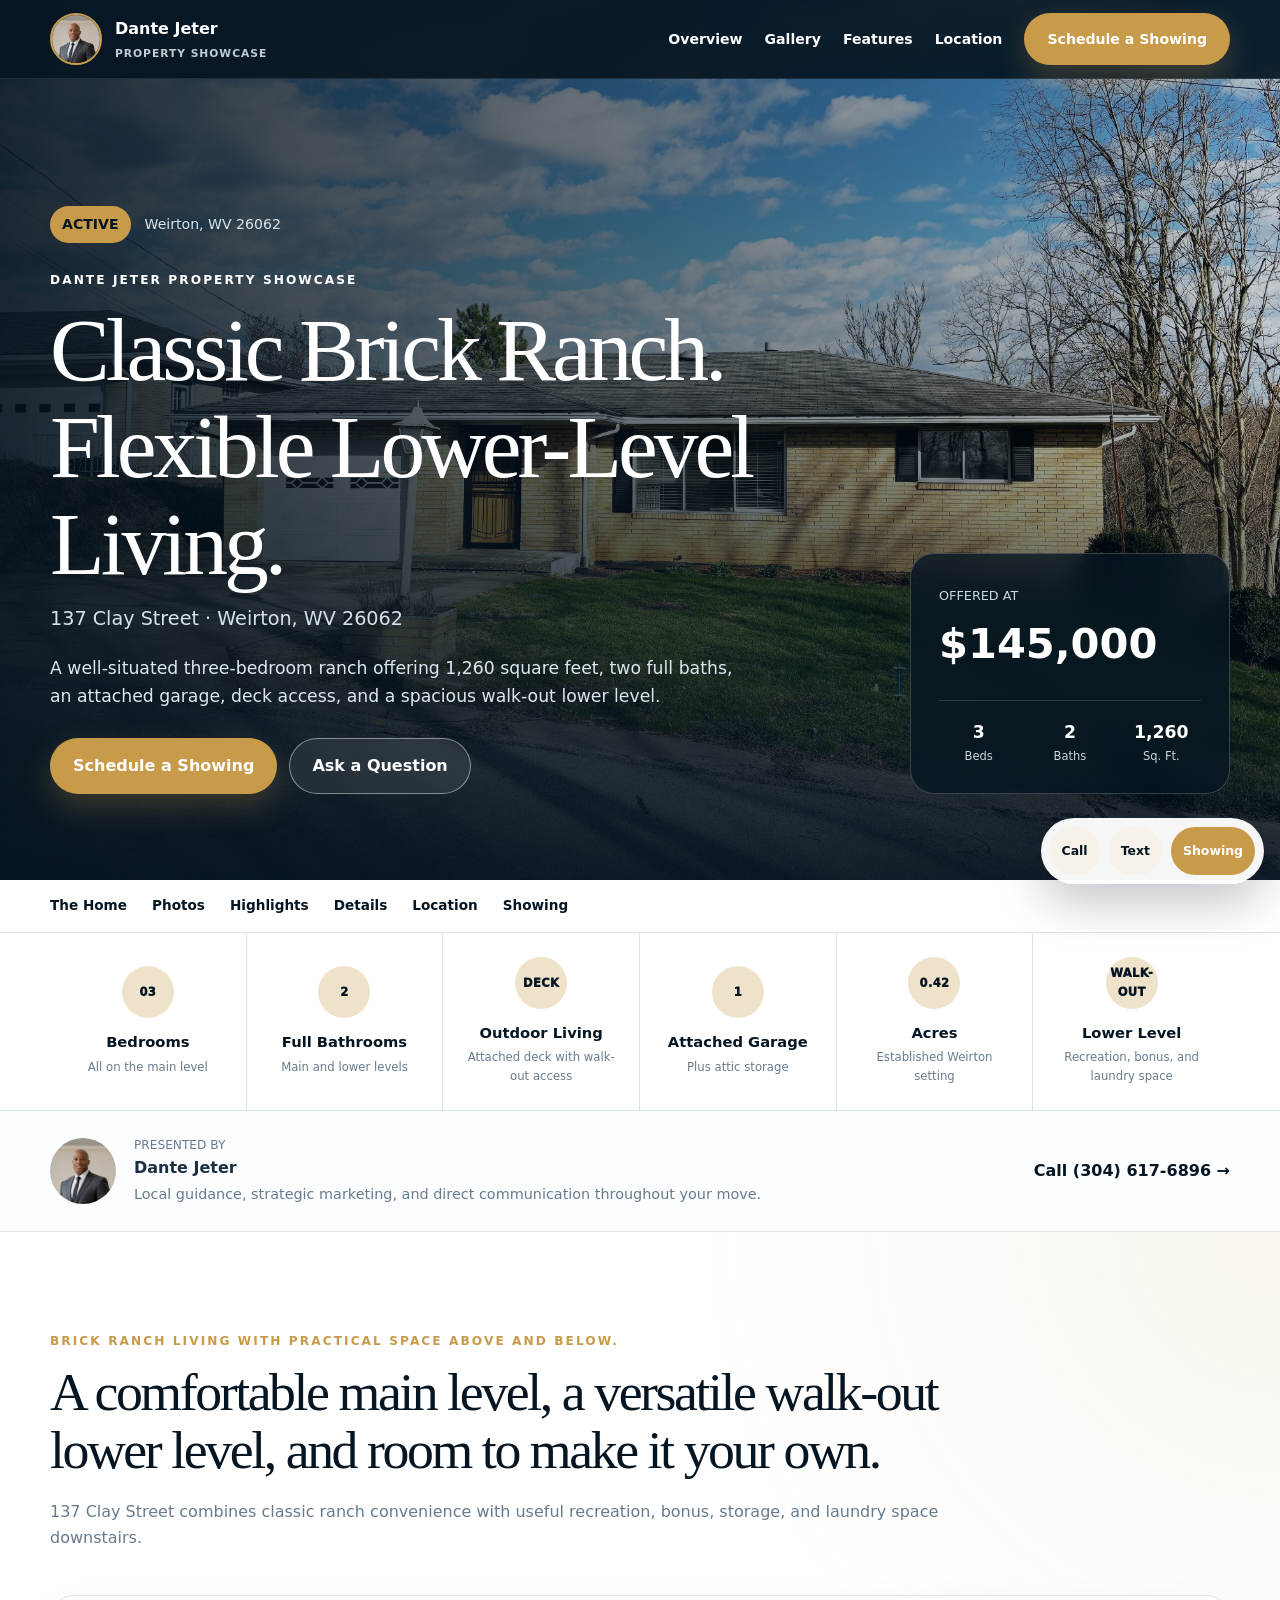
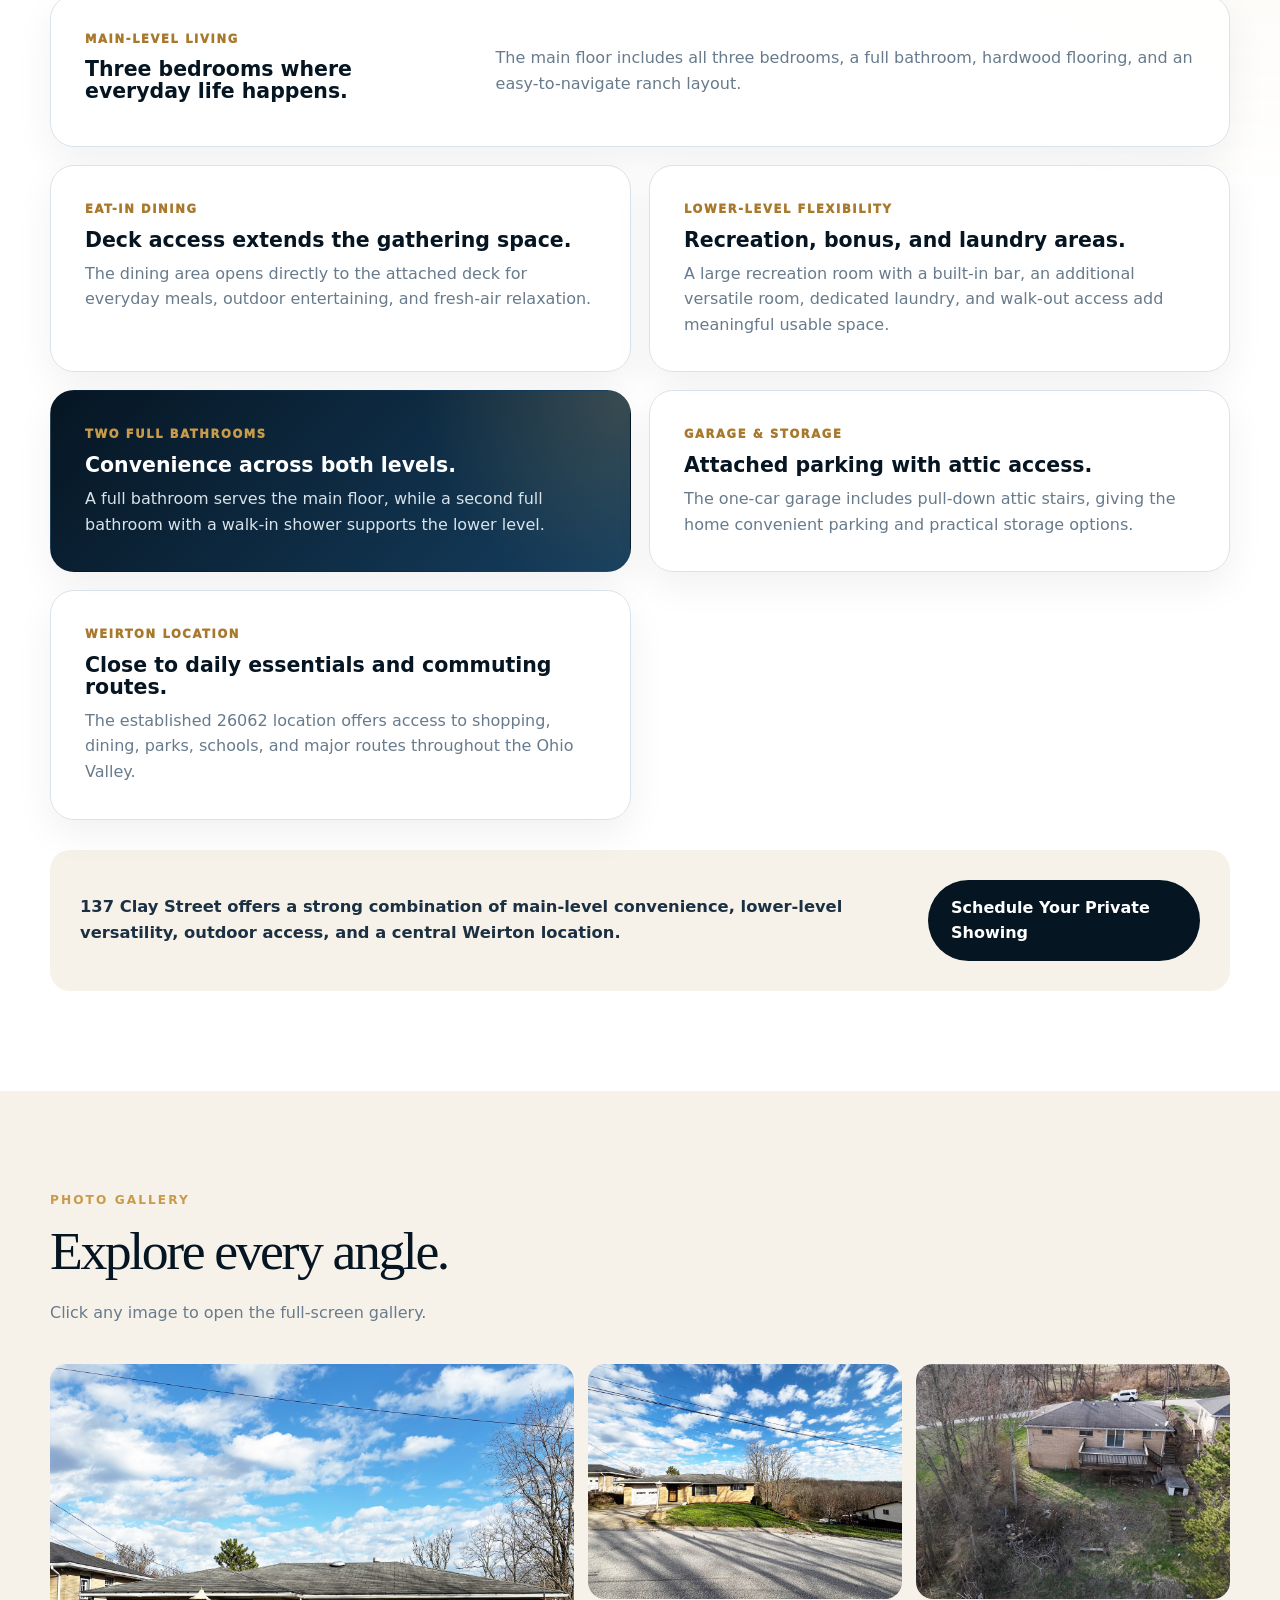
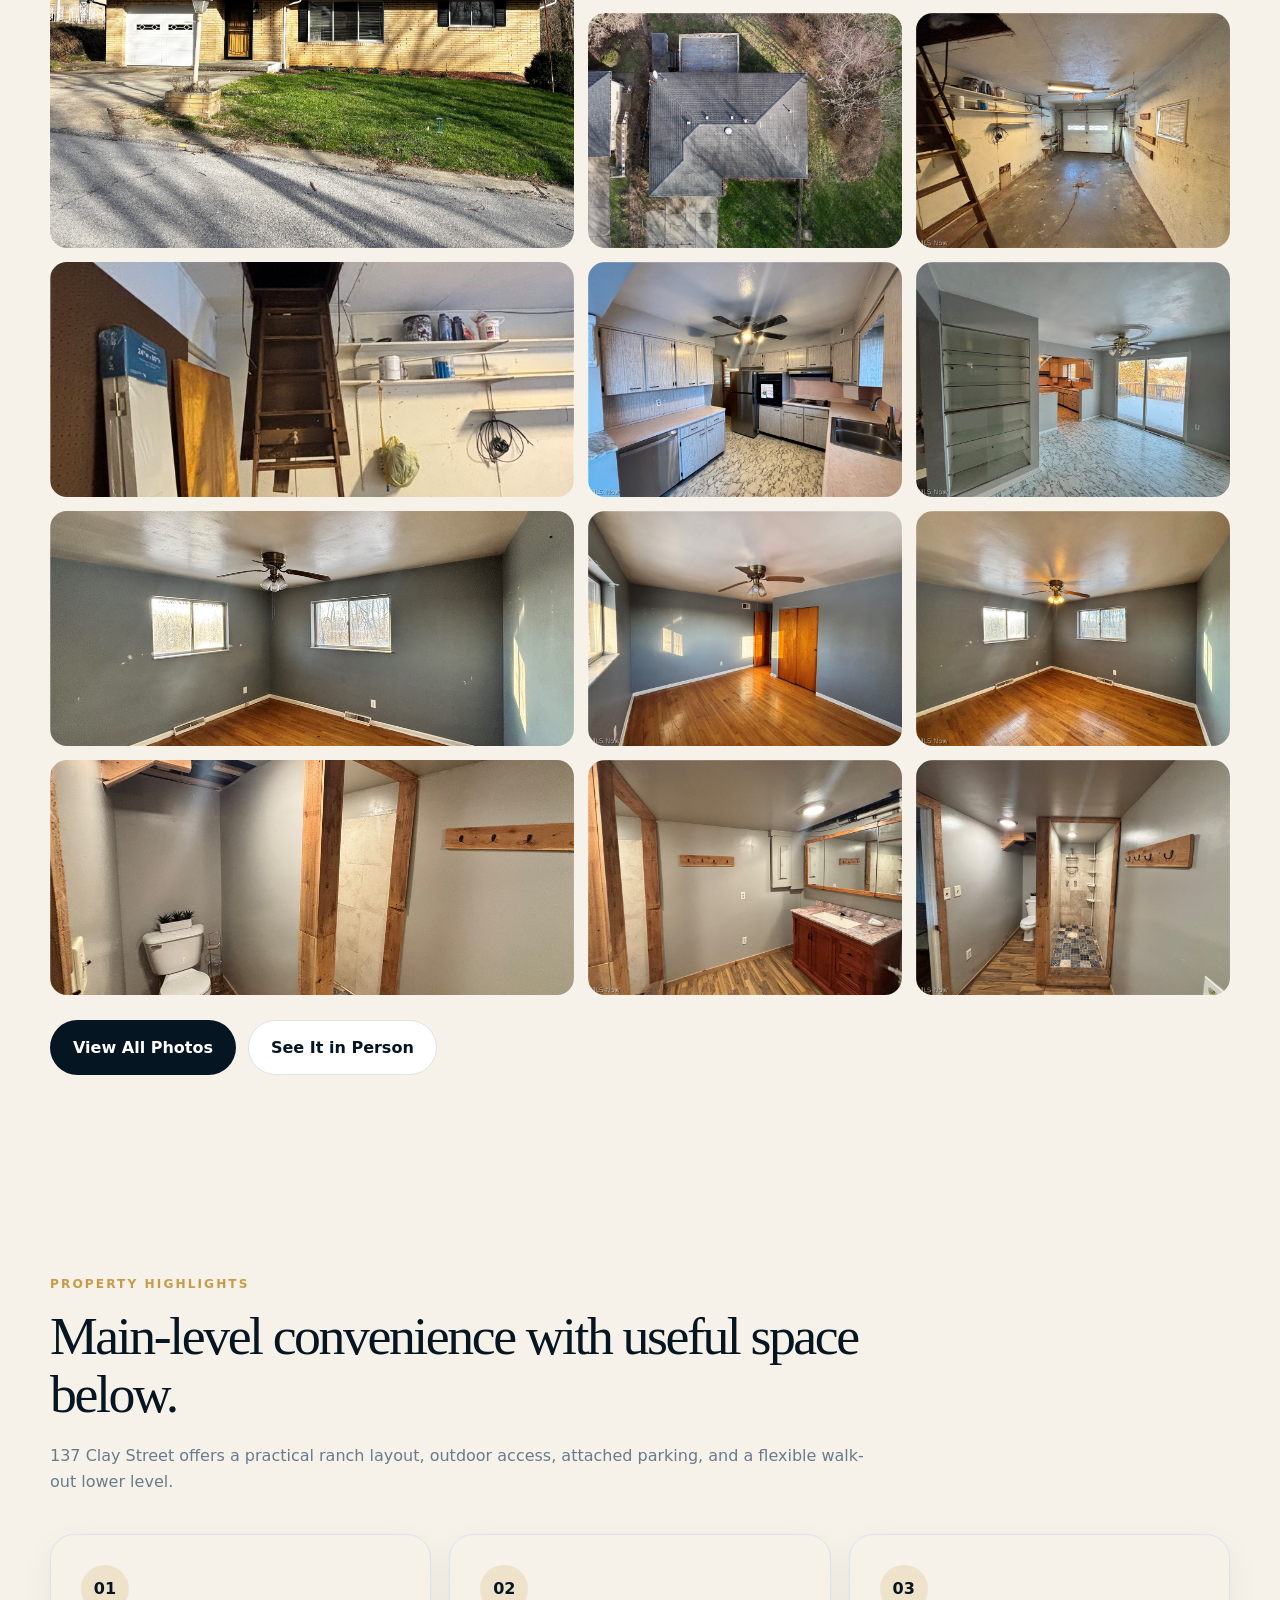
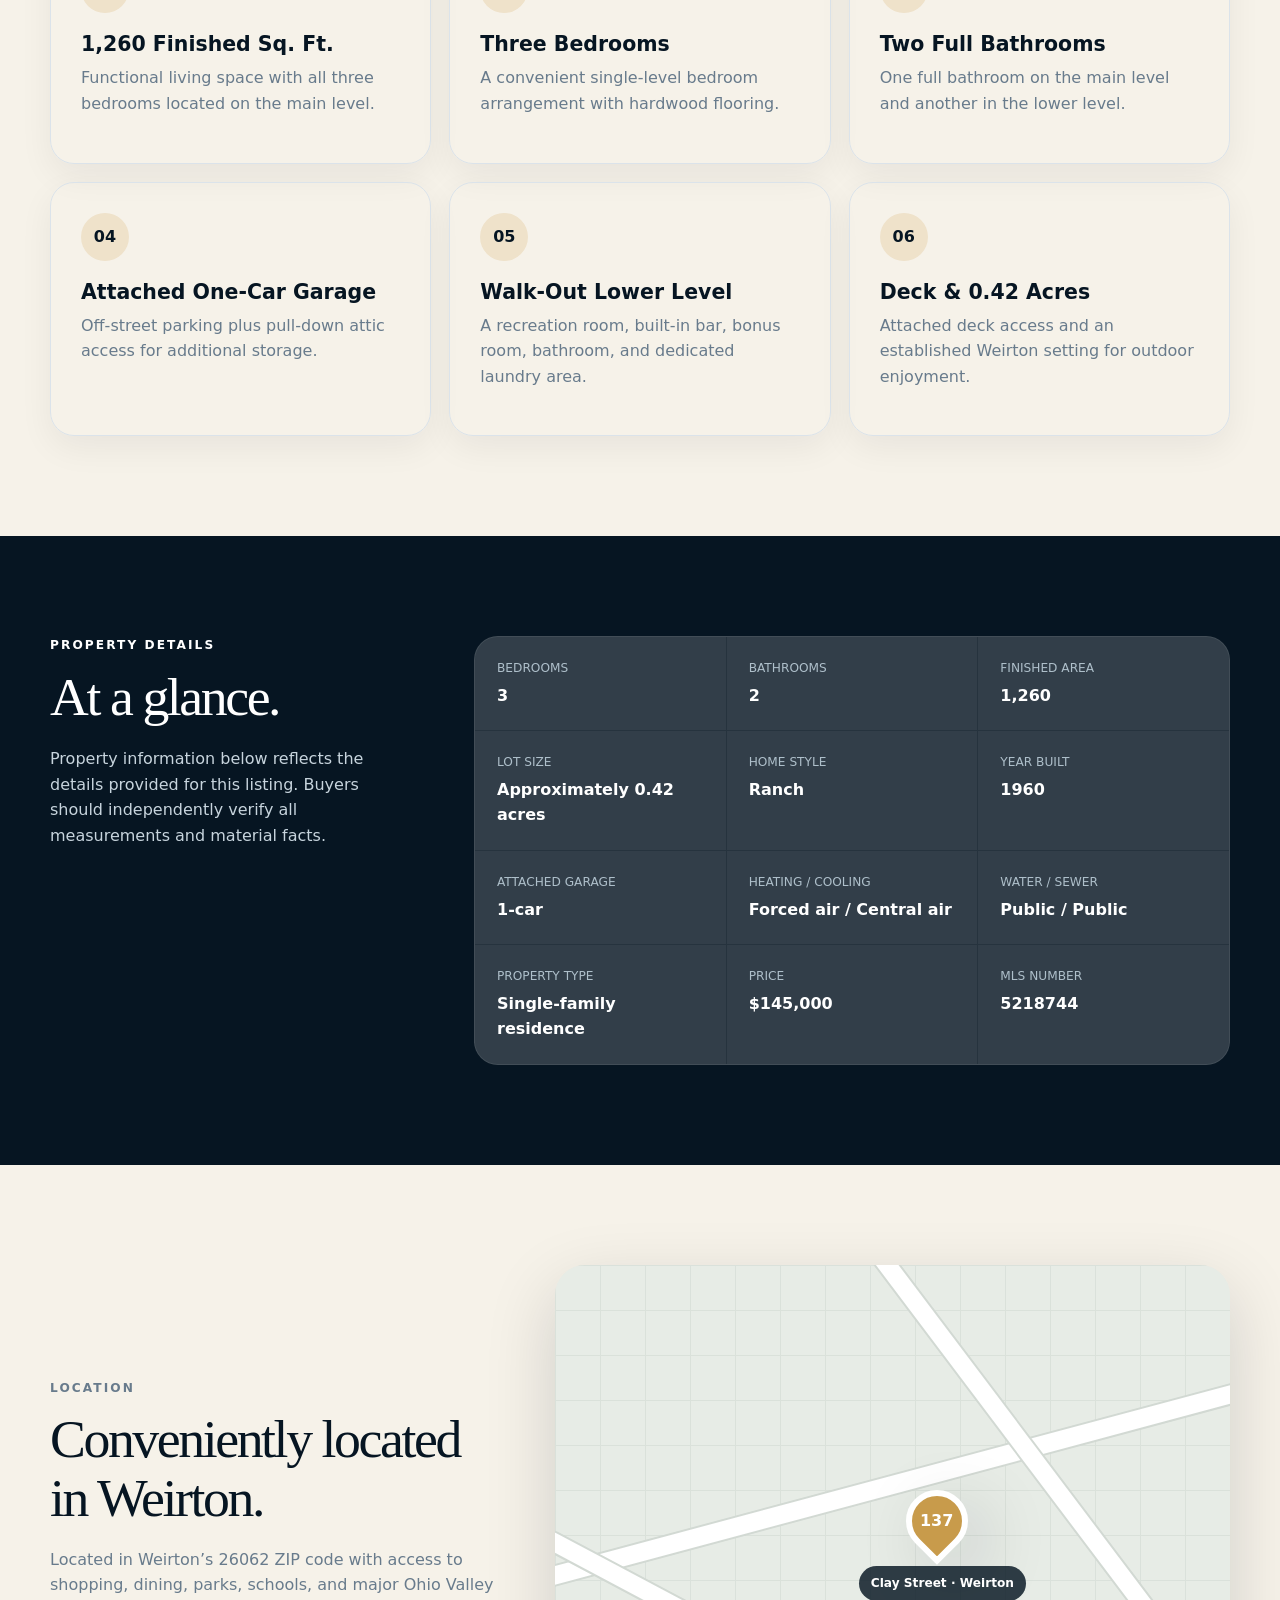
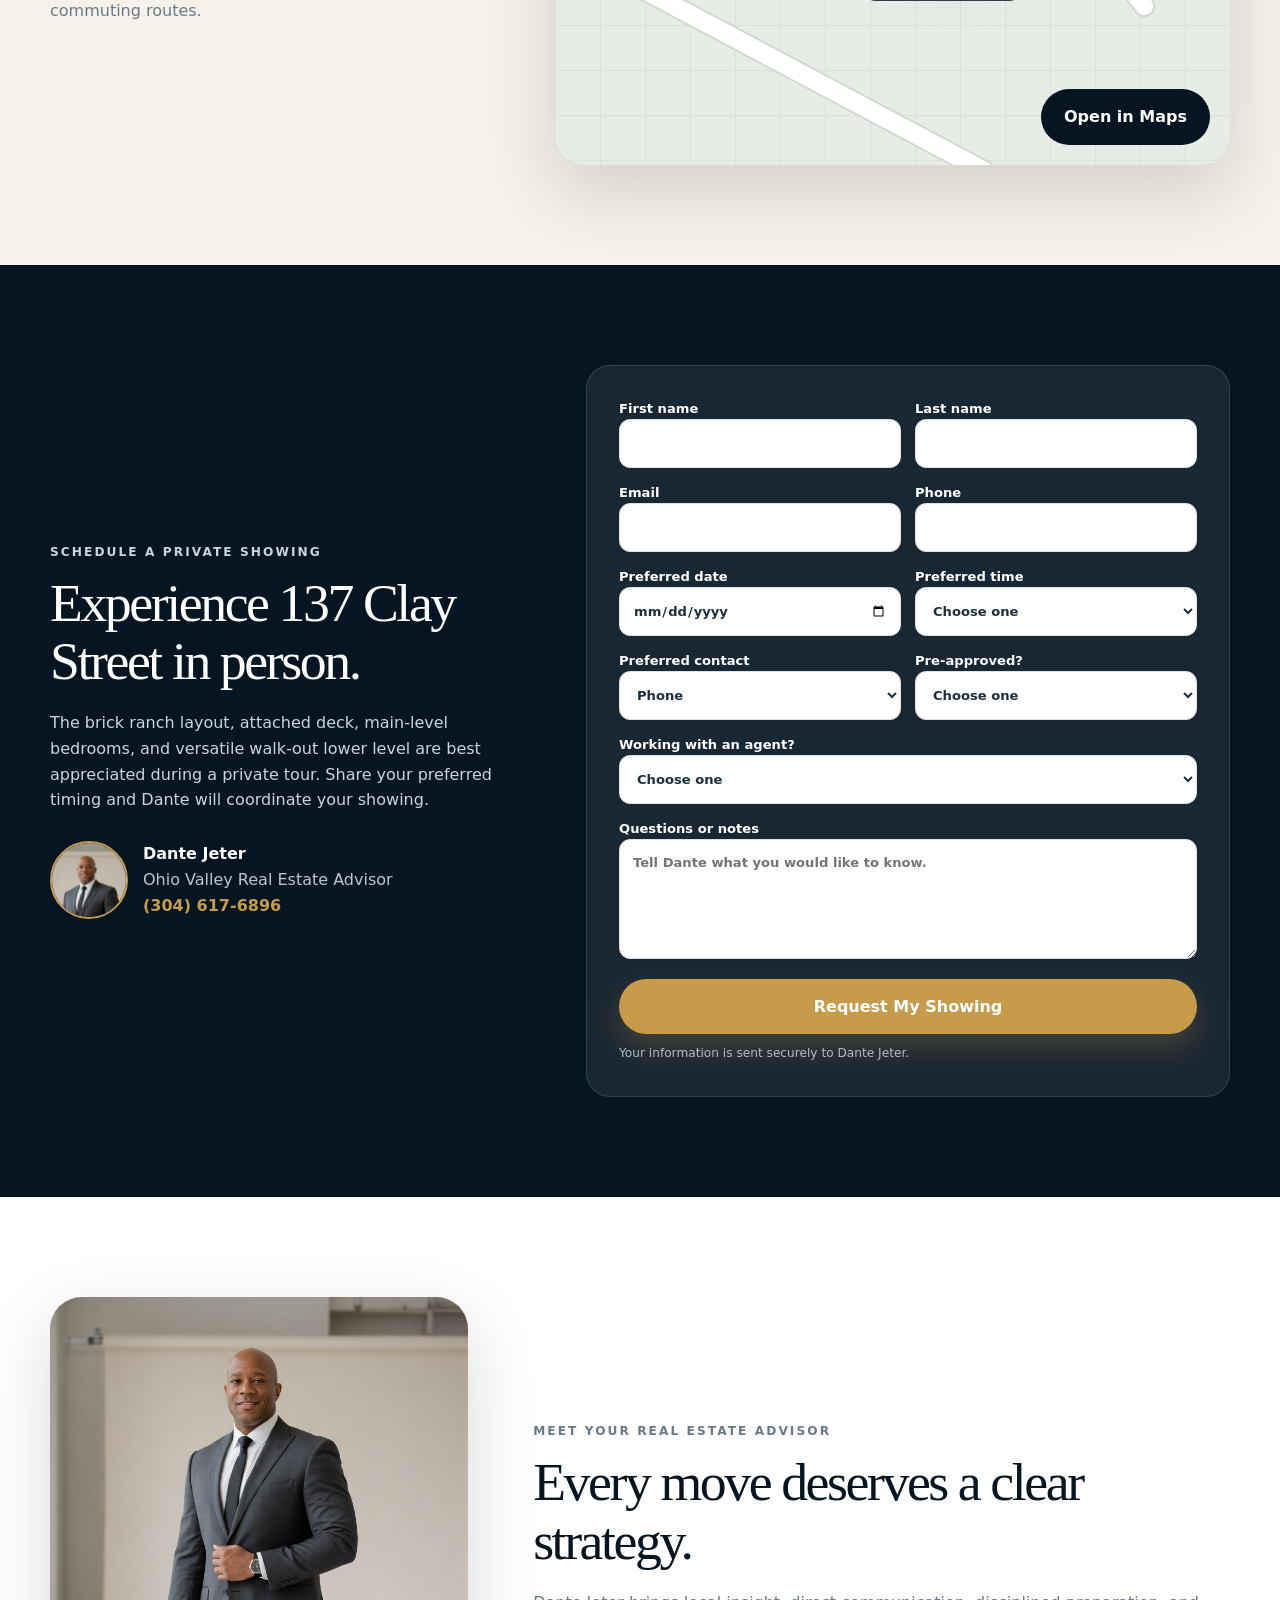
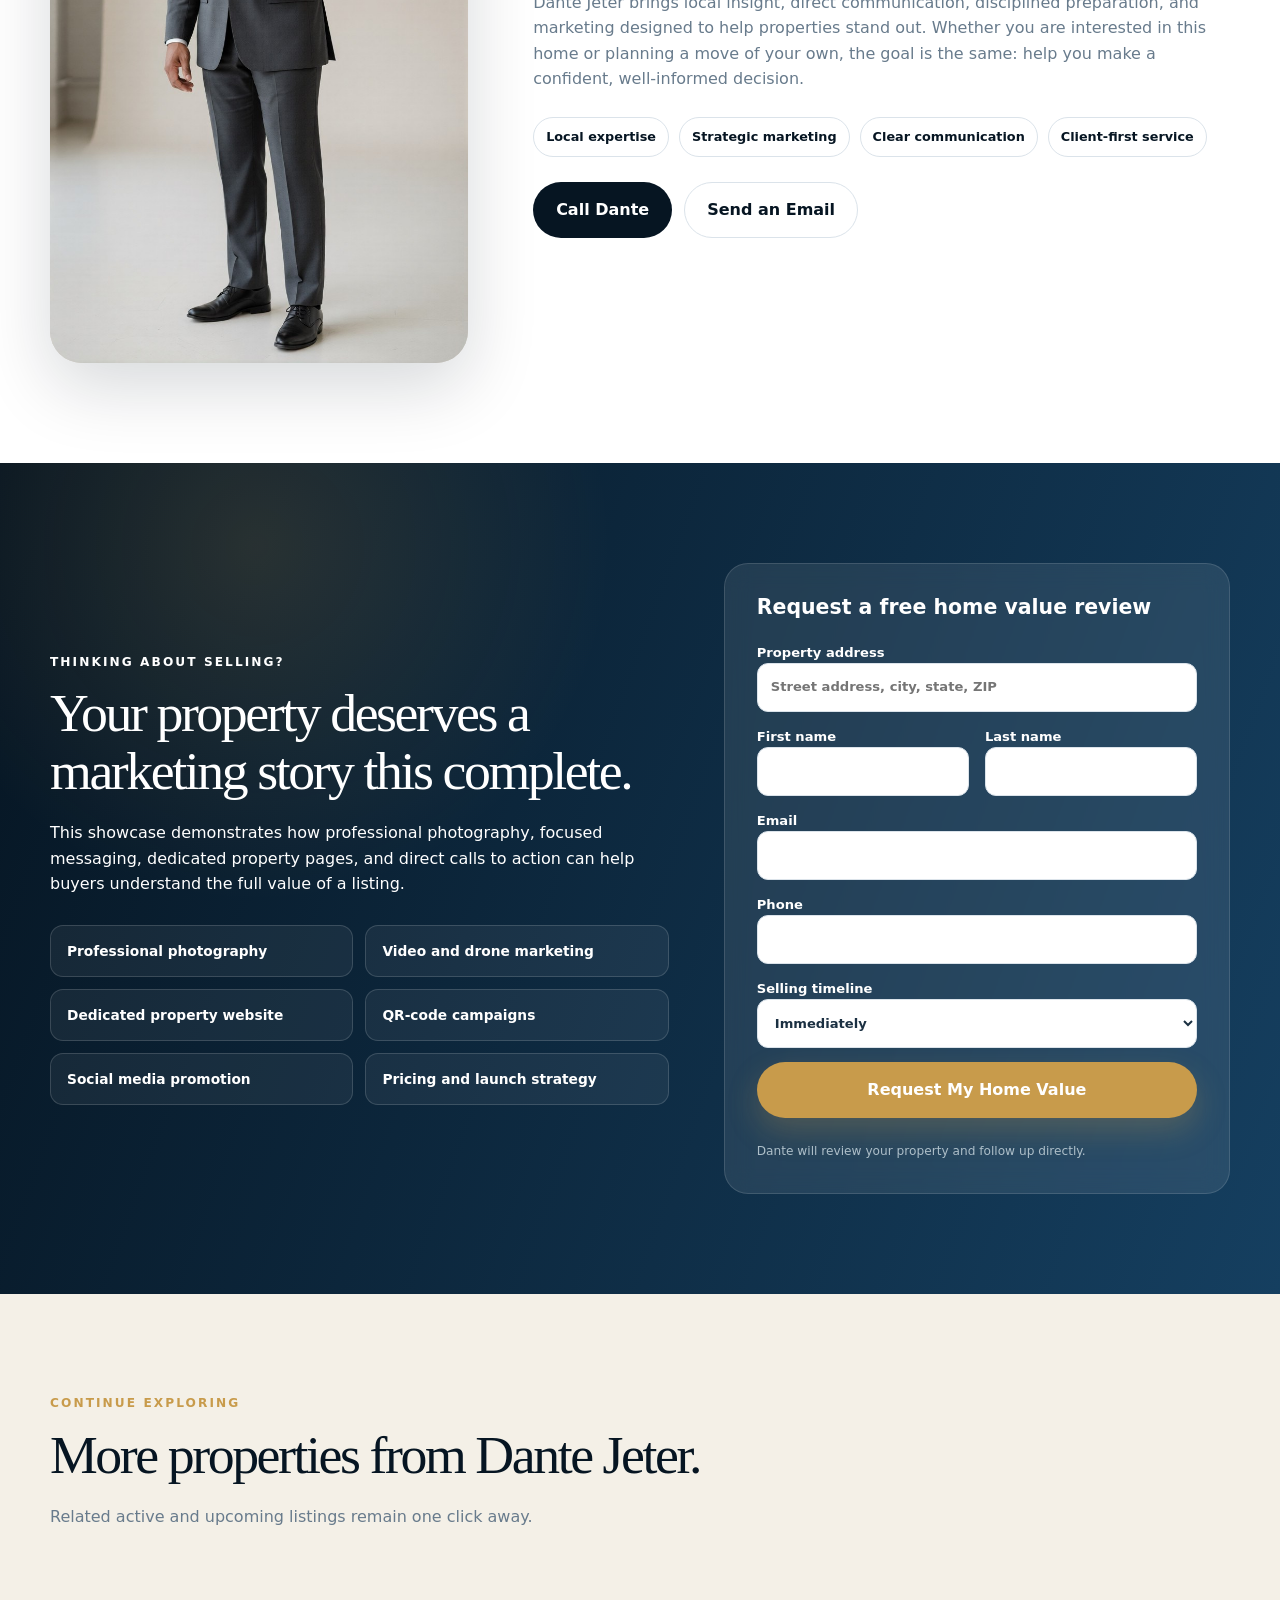
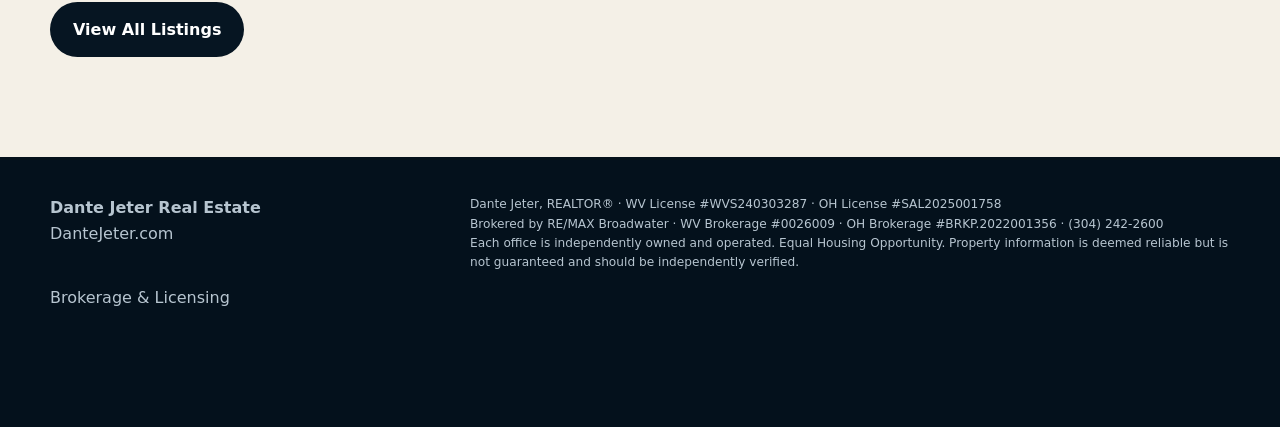
<file: 137-clay-street.html>
<!DOCTYPE html>

<html lang="en">
<head>
<meta charset="utf-8"/>
<meta content="width=device-width, initial-scale=1.0" name="viewport"/>
<title>137 Clay Street | Dante Jeter, REALTOR®</title>
<meta content="Explore 137 Clay Street, a three-bedroom brick ranch in Weirton with two full baths, an attached garage, deck, and walk-out lower level." name="description"/>
<meta content="#071827" name="theme-color"/>
<link as="image" href="assets/137-clay-street/hero.jpg?v=17.3.1" rel="preload"/>
<link href="property-showcase.css" rel="stylesheet"/>
<script defer="" src="property-137-clay-config.js"></script>
<script defer="" src="listings-config.js"></script>
<script defer="" src="property-showcase.js"></script>
<meta content="website" property="og:type"/><meta content="137 Clay Street | Dante Jeter" property="og:title"/><meta content="Explore 137 Clay Street, a three-bedroom brick ranch in Weirton with two full baths, an attached garage, deck, and walk-out lower level." property="og:description"/><meta content="assets/137-clay-street/hero.jpg" property="og:image"/><meta content="https://dantejeter.com/137-clay-street.html" property="og:url"/><meta content="summary_large_image" name="twitter:card"/><meta content="137 Clay Street | Dante Jeter" name="twitter:title"/><meta content="Explore 137 Clay Street, a three-bedroom brick ranch in Weirton with two full baths, an attached garage, deck, and walk-out lower level." name="twitter:description"/><meta content="assets/137-clay-street/hero.jpg" name="twitter:image"/><link href="https://dantejeter.com/137-clay-street.html" rel="canonical"/><script type="application/ld+json">{
  "@context": "https://schema.org",
  "@graph": [
    {
      "@type": [
        "RealEstateAgent",
        "LocalBusiness"
      ],
      "name": "Dante Jeter Real Estate",
      "telephone": "+1-304-617-6896",
      "email": "dantejeterrealtor@gmail.com",
      "areaServed": [
        "Weirton, WV 26062",
        "Northern Panhandle, WV",
        "Eastern Ohio",
        "Ohio Valley"
      ]
    },
    {
      "@type": "Residence",
      "name": "137 Clay Street",
      "address": {
        "@type": "PostalAddress",
        "streetAddress": "137 Clay Street",
        "addressLocality": "Weirton",
        "addressRegion": "WV",
        "postalCode": "26062",
        "addressCountry": "US"
      },
      "numberOfBedrooms": 3,
      "numberOfBathroomsTotal": 2,
      "floorSize": {
        "@type": "QuantitativeValue",
        "value": 1260,
        "unitCode": "FTK"
      },
      "image": "assets/137-clay-street/hero.jpg"
    }
  ]
}</script><script defer="" src="site-config.js"></script><script defer="" src="site-config-render.js"></script><style>.floor-plan-grid{display:grid;grid-template-columns:repeat(2,minmax(0,1fr));gap:1.5rem}.floor-plan-card{margin:0;background:#fff;border:1px solid rgba(14,30,25,.12);border-radius:18px;overflow:hidden;box-shadow:0 14px 35px rgba(14,30,25,.08)}.floor-plan-card img{width:100%;display:block;aspect-ratio:4/3;object-fit:contain;background:#fff}.floor-plan-card figcaption{padding:1rem 1.2rem;font-weight:700;color:#15231f}@media(max-width:760px){.floor-plan-grid{grid-template-columns:1fr}}</style></head>
<body>
<header class="site-header">
<div class="container header-inner">
<a aria-label="Return to Dante Jeter homepage" class="brand" href="index.html">
<span class="brand-photo">
<img alt="Dante Jeter" src="assets/dante-headshot-300.jpg"/>
</span>
<span>
<strong>Dante Jeter</strong>
<small>Property Showcase</small>
</span>
</a>
<nav aria-label="Primary navigation" class="desktop-nav">
<a href="#overview">Overview</a>
<a href="#gallery">Gallery</a>
<a href="#features">Features</a>
<a href="#location">Location</a>
<a class="button button-gold" href="#showing">Schedule a Showing</a>
</nav>
<button aria-expanded="false" aria-label="Open navigation" class="menu-button">
<span></span><span></span>
</button>
</div>
<nav aria-label="Mobile navigation" class="mobile-nav">
<a href="#overview">Overview</a>
<a href="#gallery">Gallery</a>
<a href="#features">Features</a>
<a href="#location">Location</a>
<a class="button button-gold" href="#showing">Schedule a Showing</a>
</nav>
</header>
<main>
<section class="property-hero" id="overview">
<div aria-label="Front exterior of 137 Clay Street" class="property-hero-image" role="img"></div>
<div class="property-hero-overlay"></div>
<div class="container property-hero-content">
<div class="status-row">
<span class="status-pill" id="property-status-pill">Active</span>
<span>Weirton, West Virginia</span>
</div>
<div class="property-hero-grid">
<div>
<p class="eyebrow">Dante Jeter Property Showcase</p>
<h1>Classic Brick Ranch. Flexible Lower-Level Living.</h1>
<p class="hero-location">137 Clay Street · Weirton, WV 26062</p>
<p class="hero-description">A well-situated three-bedroom brick ranch offering 1,260 square feet, two full baths, an attached garage, deck access, and a spacious walk-out lower level.</p>
<div class="hero-actions">
<a class="button button-gold" href="#showing">Schedule a Showing</a>
<a class="button button-outline" href="#contact">Ask a Question</a>
</div>
</div>
<aside class="price-card">
<span>Offered at</span>
<strong>$145,000</strong>
<div class="facts-inline">
<div><b>3</b><span>Beds</span></div>
<div><b>2</b><span>Baths</span></div>
<div><b>1,260</b><span>Sq. Ft.</span></div>
</div>
</aside>
</div>
</div>
</section>
<nav aria-label="Property section navigation" class="section-nav">
<div class="container section-nav-inner">
<a href="#story">The Home</a>
<a href="#gallery">Photos</a>
<a href="#features">Highlights</a>
<a href="#details">Details</a>
<a href="#location">Location</a>
<a href="#showing">Showing</a>
</div>
</nav>
<section aria-label="Property signature highlights" class="signature-highlights">
<div class="container signature-highlights-grid">
<div>
<span class="signature-icon">03</span>
<strong>Bedrooms</strong>
<small>All on the main level</small>
</div>
<div>
<span class="signature-icon">2</span>
<strong>Full Bathrooms</strong>
<small>Main and lower levels</small>
</div>
<div>
<span class="signature-icon">Deck</span>
<strong>Outdoor Living</strong>
<small>Attached deck with walk-out access</small>
</div>
<div>
<span class="signature-icon">1</span>
<strong>Attached Garage</strong>
<small>Plus attic storage</small>
</div>
<div>
<span class="signature-icon">0.42</span>
<strong>Acres</strong>
<small>Established Weirton setting</small>
</div>
<div>
<span class="signature-icon">Walk-Out</span>
<strong>Lower Level</strong>
<small>Recreation, bonus, and laundry space</small>
</div>
</div>
</section>
<section class="agent-trust">
<div class="container agent-trust-inner">
<img alt="Dante Jeter" src="assets/dante-headshot-300.jpg"/>
<div>
<span>Presented by</span>
<strong>Dante Jeter</strong>
<p>Local guidance, strategic marketing, and direct communication throughout your move.</p>
</div>
<a class="text-link" href="tel:+13046176896">Call (304) 617-6896 →</a>
</div>
</section>
<section class="section property-story" id="story">
<div class="container">
<div class="section-heading property-story-heading">
<p class="eyebrow">Brick ranch living with practical space above and below.</p>
<h2>A comfortable main level, a versatile walk-out lower level, and room to make it your own.</h2>
<p>137 Clay Street combines classic ranch convenience with useful recreation, bonus, storage, and laundry space downstairs.</p>
</div>
<div class="story-feature-grid">
<article class="story-feature story-feature-wide">
<span class="story-kicker">Main-Level Living</span>
<h3>Three bedrooms where everyday life happens.</h3>
<p>The main floor includes all three bedrooms, a full bathroom, hardwood flooring, and an easy-to-navigate ranch layout.</p>
</article>
<article class="story-feature">
<span class="story-kicker">Eat-In Dining</span>
<h3>Deck access extends the gathering space.</h3>
<p>The dining area opens directly to the attached deck for everyday meals, outdoor entertaining, and fresh-air relaxation.</p>
</article>
<article class="story-feature">
<span class="story-kicker">Lower-Level Flexibility</span>
<h3>Recreation, bonus, and laundry areas.</h3>
<p>A large recreation room with a built-in bar, an additional versatile room, dedicated laundry, and walk-out access add meaningful usable space.</p>
</article>
<article class="story-feature story-feature-accent">
<span class="story-kicker">Two Full Bathrooms</span>
<h3>Convenience across both levels.</h3>
<p>A full bathroom serves the main floor, while a second full bathroom with a walk-in shower supports the lower level.</p>
</article>
<article class="story-feature">
<span class="story-kicker">Garage &amp; Storage</span>
<h3>Attached parking with attic access.</h3>
<p>The one-car garage includes pull-down attic stairs, giving the home convenient parking and practical storage options.</p>
</article>
<article class="story-feature">
<span class="story-kicker">Weirton Location</span>
<h3>Close to daily essentials and commuting routes.</h3>
<p>The established 26062 location offers access to shopping, dining, parks, schools, and major routes throughout the Ohio Valley.</p>
</article>
</div>
<div class="story-closing">
<p>137 Clay Street offers a strong combination of main-level convenience, lower-level versatility, outdoor access, and a central Weirton location.</p>
<a class="button button-dark" href="#showing">Schedule Your Private Showing</a>
</div>
</div>
</section>
<section class="section section-cream" id="gallery">
<div class="container">
<div class="section-heading">
<p class="eyebrow">Photo Gallery</p>
<h2>Explore every angle.</h2>
<p>Click any image to open the full-screen gallery.</p>
</div>
<div class="gallery-grid" id="property-gallery"><button aria-label="Open photo: Front exterior of 137 Clay Street" class="gallery-item gallery-item-large" data-gallery-index="0" type="button"><img alt="Front exterior of 137 Clay Street" decoding="async" loading="eager" src="assets/137-clay-street/photo-01.jpg?v=17.3.1"/></button><button aria-label="Open photo: Wide front exterior and neighborhood setting" class="gallery-item" data-gallery-index="1" type="button"><img alt="Wide front exterior and neighborhood setting" decoding="async" loading="lazy" src="assets/137-clay-street/photo-02.jpg?v=17.3.1"/></button><button aria-label="Open photo: Aerial rear exterior and deck" class="gallery-item" data-gallery-index="2" type="button"><img alt="Aerial rear exterior and deck" decoding="async" loading="lazy" src="assets/137-clay-street/photo-03.jpg?v=17.3.1"/></button><button aria-label="Open photo: Top-down aerial view of the home and lot" class="gallery-item" data-gallery-index="3" type="button"><img alt="Top-down aerial view of the home and lot" decoding="async" loading="lazy" src="assets/137-clay-street/photo-04.jpg?v=17.3.1"/></button><button aria-label="Open photo: Attached one-car garage interior" class="gallery-item" data-gallery-index="4" type="button"><img alt="Attached one-car garage interior" decoding="async" loading="lazy" src="assets/137-clay-street/photo-05.jpg?v=17.3.1"/></button><button aria-label="Open photo: Garage attic access with pull-down stairs" class="gallery-item" data-gallery-index="5" type="button"><img alt="Garage attic access with pull-down stairs" decoding="async" loading="lazy" src="assets/137-clay-street/photo-06.jpg?v=17.3.1"/></button><button aria-label="Open photo: Kitchen with abundant cabinetry and stainless refrigerator" class="gallery-item" data-gallery-index="6" type="button"><img alt="Kitchen with abundant cabinetry and stainless refrigerator" decoding="async" loading="lazy" src="assets/137-clay-street/photo-07.jpg?v=17.3.1"/></button><button aria-label="Open photo: Eat-in dining area with deck access" class="gallery-item" data-gallery-index="7" type="button"><img alt="Eat-in dining area with deck access" decoding="async" loading="lazy" src="assets/137-clay-street/photo-08.jpg?v=17.3.1"/></button><button aria-label="Open photo: Main-level bedroom with hardwood floors" class="gallery-item" data-gallery-index="8" type="button"><img alt="Main-level bedroom with hardwood floors" decoding="async" loading="lazy" src="assets/137-clay-street/photo-09.jpg?v=17.3.1"/></button><button aria-label="Open photo: Main-level bedroom alternate view" class="gallery-item" data-gallery-index="9" type="button"><img alt="Main-level bedroom alternate view" decoding="async" loading="lazy" src="assets/137-clay-street/photo-10.jpg?v=17.3.1"/></button><button aria-label="Open photo: Main-level bedroom with hardwood flooring" class="gallery-item" data-gallery-index="10" type="button"><img alt="Main-level bedroom with hardwood flooring" decoding="async" loading="lazy" src="assets/137-clay-street/photo-11.jpg?v=17.3.1"/></button><button aria-label="Open photo: Lower-level full bathroom with walk-in shower" class="gallery-item" data-gallery-index="11" type="button"><img alt="Lower-level full bathroom with walk-in shower" decoding="async" loading="lazy" src="assets/137-clay-street/photo-12.jpg?v=17.3.1"/></button><button aria-label="Open photo: Lower-level bathroom vanity and storage" class="gallery-item" data-gallery-index="12" type="button"><img alt="Lower-level bathroom vanity and storage" decoding="async" loading="lazy" src="assets/137-clay-street/photo-13.jpg?v=17.3.1"/></button><button aria-label="Open photo: Lower-level walk-in shower" class="gallery-item" data-gallery-index="13" type="button"><img alt="Lower-level walk-in shower" decoding="async" loading="lazy" src="assets/137-clay-street/photo-14.jpg?v=17.3.1"/></button></div>
<div class="gallery-actions">
<button class="button button-dark" data-open-gallery="">View All Photos</button>
<a class="button button-light" href="#showing">See It in Person</a>
</div>
</div>
</section>
<section class="section section-cream" id="features">
<div class="container">
<div class="section-heading"><p class="eyebrow">Property Highlights</p><h2>Main-level convenience with useful space below.</h2><p>137 Clay Street offers a practical ranch layout, outdoor access, attached parking, and a flexible walk-out lower level.</p></div>
<div class="feature-grid"><article><span>01</span><h3>1,260 Finished Sq. Ft.</h3><p>Functional living space with all three bedrooms located on the main level.</p></article><article><span>02</span><h3>Three Bedrooms</h3><p>A convenient single-level bedroom arrangement with hardwood flooring.</p></article><article><span>03</span><h3>Two Full Bathrooms</h3><p>One full bathroom on the main level and another in the lower level.</p></article><article><span>04</span><h3>Attached One-Car Garage</h3><p>Off-street parking plus pull-down attic access for additional storage.</p></article><article><span>05</span><h3>Walk-Out Lower Level</h3><p>A recreation room, built-in bar, bonus room, bathroom, and dedicated laundry area.</p></article><article><span>06</span><h3>Deck &amp; 0.42 Acres</h3><p>Attached deck access and an established Weirton setting for outdoor enjoyment.</p></article></div></div></section>
<section class="section section-navy" id="details">
<div class="container details-layout">
<div>
<p class="eyebrow">Property Details</p>
<h2>At a glance.</h2>
<p class="details-intro">Property information below reflects the details provided for this listing. Buyers should independently verify all measurements and material facts.</p>
</div>
<dl class="details-grid" id="property-at-a-glance"><div><dt>Bedrooms</dt><dd data-property-field="beds">3</dd></div><div><dt>Bathrooms</dt><dd data-property-field="baths">2</dd></div><div><dt>Finished Area</dt><dd data-property-field="sqft">1,260</dd></div><div><dt>Lot Size</dt><dd data-property-field="acres" data-property-format="acres">Approximately 0.42 acres</dd></div><div><dt>Home Style</dt><dd data-property-field="style">Ranch</dd></div><div><dt>Year Built</dt><dd data-property-field="yearBuilt">1960</dd></div><div><dt>Attached Garage</dt><dd data-property-field="attachedGarage">1-car</dd></div><div><dt>Heating / Cooling</dt><dd><span data-property-field="heating">Forced air</span> / <span data-property-field="cooling">Central air</span></dd></div><div><dt>Water / Sewer</dt><dd><span data-property-field="water">Public</span> / <span data-property-field="sewer">Public</span></dd></div><div><dt>Property Type</dt><dd data-property-field="propertyType">Single-family residence</dd></div><div><dt>Price</dt><dd data-property-field="price">$145,000</dd></div><div><dt>MLS Number</dt><dd data-property-field="mls">5218744</dd></div></dl>
</div>
</section>
<section class="section section-cream" id="location">
<div class="container location-grid">
<div>
<p class="eyebrow">Location</p>
<h2>Conveniently located in Weirton.</h2>
<p>Located in Weirton’s 26062 ZIP code with access to shopping, dining, parks, schools, and major Ohio Valley commuting routes.</p>
<div class="nearby-grid">
</div>
</div>
<div class="map-card">
<div class="map-grid-lines"></div>
<div class="map-road road-one"></div>
<div class="map-road road-two"></div>
<div class="map-road road-three"></div>
<div class="map-pin">
<span>137</span>
</div>
<div class="map-label">Clay Street · Weirton</div>
<a class="button button-dark map-button" href="https://www.google.com/maps/search/?api=1&amp;query=137+Clay+Street+Weirton+WV+26062" rel="noopener" target="_blank">Open in Maps</a>
</div>
</div>
</section>
<section class="section section-navy" id="showing">
<div class="container showing-grid">
<div>
<p class="eyebrow">Schedule a Private Showing</p>
<h2>Experience 137 Clay Street in person.</h2>
<p>The brick ranch layout, attached deck, main-level bedrooms, and versatile walk-out lower level are best appreciated during a private tour. Share your preferred timing and Dante will coordinate your showing.</p>
<div class="showing-agent">
<img alt="Dante Jeter" src="assets/dante-headshot-300.jpg"/>
<div>
<strong>Dante Jeter</strong>
<span>Ohio Valley Real Estate Advisor</span>
<a href="tel:+13046176896">(304) 617-6896</a>
</div>
</div>
</div>
<form action="https://formspree.io/f/xnjevznr" class="lead-form js-lead-form" data-form-type="Showing Request" data-listing-id="137-clay-street" data-property-address="137 Clay Street, Weirton, WV 26062" method="POST" novalidate=""><div class="form-grid">
<label>First name<input autocomplete="given-name" name="firstName" required=""/></label>
<label>Last name<input autocomplete="family-name" name="lastName" required=""/></label>
<label>Email<input autocomplete="email" name="email" required="" type="email"/></label>
<label>Phone<input autocomplete="tel" name="phone" required="" type="tel"/></label>
<label>Preferred date<input name="preferredShowingDate" required="" type="date"/></label>
<label>Preferred time<select name="preferredShowingTime" required=""><option value="">Choose one</option><option>Morning</option><option>Afternoon</option><option>Evening</option></select></label>
<label>Preferred contact<select name="preferredContactMethod"><option>Phone</option><option>Email</option><option>Text</option></select></label>
<label>Pre-approved?<select name="preApproved"><option value="">Choose one</option><option>Yes</option><option>No</option><option>In progress</option></select></label>
<label class="full-field">Working with an agent?<select name="workingWithAgent"><option value="">Choose one</option><option>Yes</option><option>No</option></select></label>
<label class="full-field">Questions or notes<textarea name="message" placeholder="Tell Dante what you would like to know."></textarea></label>
<div class="full-field"><button class="button button-gold button-full" type="submit"><span class="button-label">Request My Showing</span><span aria-hidden="true" class="button-spinner"></span></button><p aria-live="polite" class="form-message" role="status">Your information is sent securely to Dante Jeter.</p></div>
</div></form>
</div>
</section>
<section class="section" id="agent">
<div class="container agent-profile">
<div class="agent-profile-photo">
<img alt="Dante Jeter in professional attire" src="assets/dante-full-body.jpg"/>
</div>
<div>
<p class="eyebrow">Meet Your Real Estate Advisor</p>
<h2>Every move deserves a clear strategy.</h2>
<p>
            Dante Jeter brings local insight, direct communication, disciplined
            preparation, and marketing designed to help properties stand out.
            Whether you are interested in this home or planning a move of your own,
            the goal is the same: help you make a confident, well-informed decision.
          </p>
<div class="agent-values">
<span>Local expertise</span>
<span>Strategic marketing</span>
<span>Clear communication</span>
<span>Client-first service</span>
</div>
<div class="agent-actions">
<a class="button button-dark" href="tel:+13046176896">Call Dante</a>
<a class="button button-light" href="mailto:dantejeterrealtor@gmail.com?subject=Real%20Estate%20Inquiry%20for%20Dante%20Jeter&amp;body=Hello%20Dante%2C%0A%0AI%27m%20reaching%20out%20from%20your%20website.%0A%0A">Send an Email</a>
</div>
</div>
</div>
</section>
<section class="seller-cta" id="contact">
<div class="container seller-cta-grid">
<div>
<p class="eyebrow">Thinking About Selling?</p>
<h2>Your property deserves a marketing story this complete.</h2>
<p>
            This showcase demonstrates how professional photography, focused messaging,
            dedicated property pages, and direct calls to action can help buyers
            understand the full value of a listing.
          </p>
<div class="seller-services">
<span>Professional photography</span>
<span>Video and drone marketing</span>
<span>Dedicated property website</span>
<span>QR-code campaigns</span>
<span>Social media promotion</span>
<span>Pricing and launch strategy</span>
</div>
</div>
<form action="https://formspree.io/f/xnjevznr" class="seller-form js-lead-form" data-form-type="Home Value Request" data-listing-id="home-value" data-property-address="Seller Property" method="POST" novalidate=""><h3>Request a free home value review</h3>
<label>Property address<input autocomplete="street-address" name="propertyAddress" placeholder="Street address, city, state, ZIP" required=""/></label>
<div class="form-split"><label>First name<input autocomplete="given-name" name="firstName" required=""/></label><label>Last name<input autocomplete="family-name" name="lastName" required=""/></label></div>
<label>Email<input autocomplete="email" name="email" required="" type="email"/></label>
<label>Phone<input autocomplete="tel" name="phone" required="" type="tel"/></label>
<label>Selling timeline<select name="message"><option>Immediately</option><option>Within 3 months</option><option>3–6 months</option><option>6–12 months</option><option>Researching options</option></select></label>
<button class="button button-gold button-full" type="submit"><span class="button-label">Request My Home Value</span><span aria-hidden="true" class="button-spinner"></span></button><p aria-live="polite" class="form-message" role="status">Dante will review your property and follow up directly.</p></form>
</div>
</section>
<section class="section related-properties" id="related-properties"><div class="container"><div class="section-heading"><p class="eyebrow">Continue Exploring</p><h2>More properties from Dante Jeter.</h2><p>Related active and upcoming listings remain one click away.</p></div><div class="related-grid" id="related-listings"></div><a class="button button-dark" href="listings.html">View All Listings</a></div></section>
</main>
<footer>
<div class="container footer-grid">
<div>
<strong>Dante Jeter Real Estate</strong>
<span>DanteJeter.com</span>
</div>
<p>Dante Jeter, REALTOR® · WV License #WVS240303287 · OH License #SAL2025001758<br/>Brokered by RE/MAX Broadwater · WV Brokerage #0026009 · OH Brokerage #BRKP.2022001356 · (304) 242-2600<br/>Each office is independently owned and operated. Equal Housing Opportunity. Property information is deemed reliable but is not guaranteed and should be independently verified.</p>
</div>
<p class="container"><a href="brokerage-licensing.html">Brokerage &amp; Licensing</a></p></footer>
<nav aria-label="Quick property actions" class="quick-actions">
<a href="tel:+13046176896">Call</a>
<a href="sms:+13046176896">Text</a>
<a class="quick-primary" href="#showing">Showing</a>
</nav>
<dialog class="lightbox" id="lightbox">
<button aria-label="Close gallery" class="lightbox-close">×</button>
<button aria-label="Previous image" class="lightbox-arrow lightbox-prev">‹</button>
<figure>
<img alt="" id="lightbox-image"/>
<figcaption id="lightbox-caption"></figcaption>
</figure>
<button aria-label="Next image" class="lightbox-arrow lightbox-next">›</button>
</dialog>
</body>
</html>
</file>
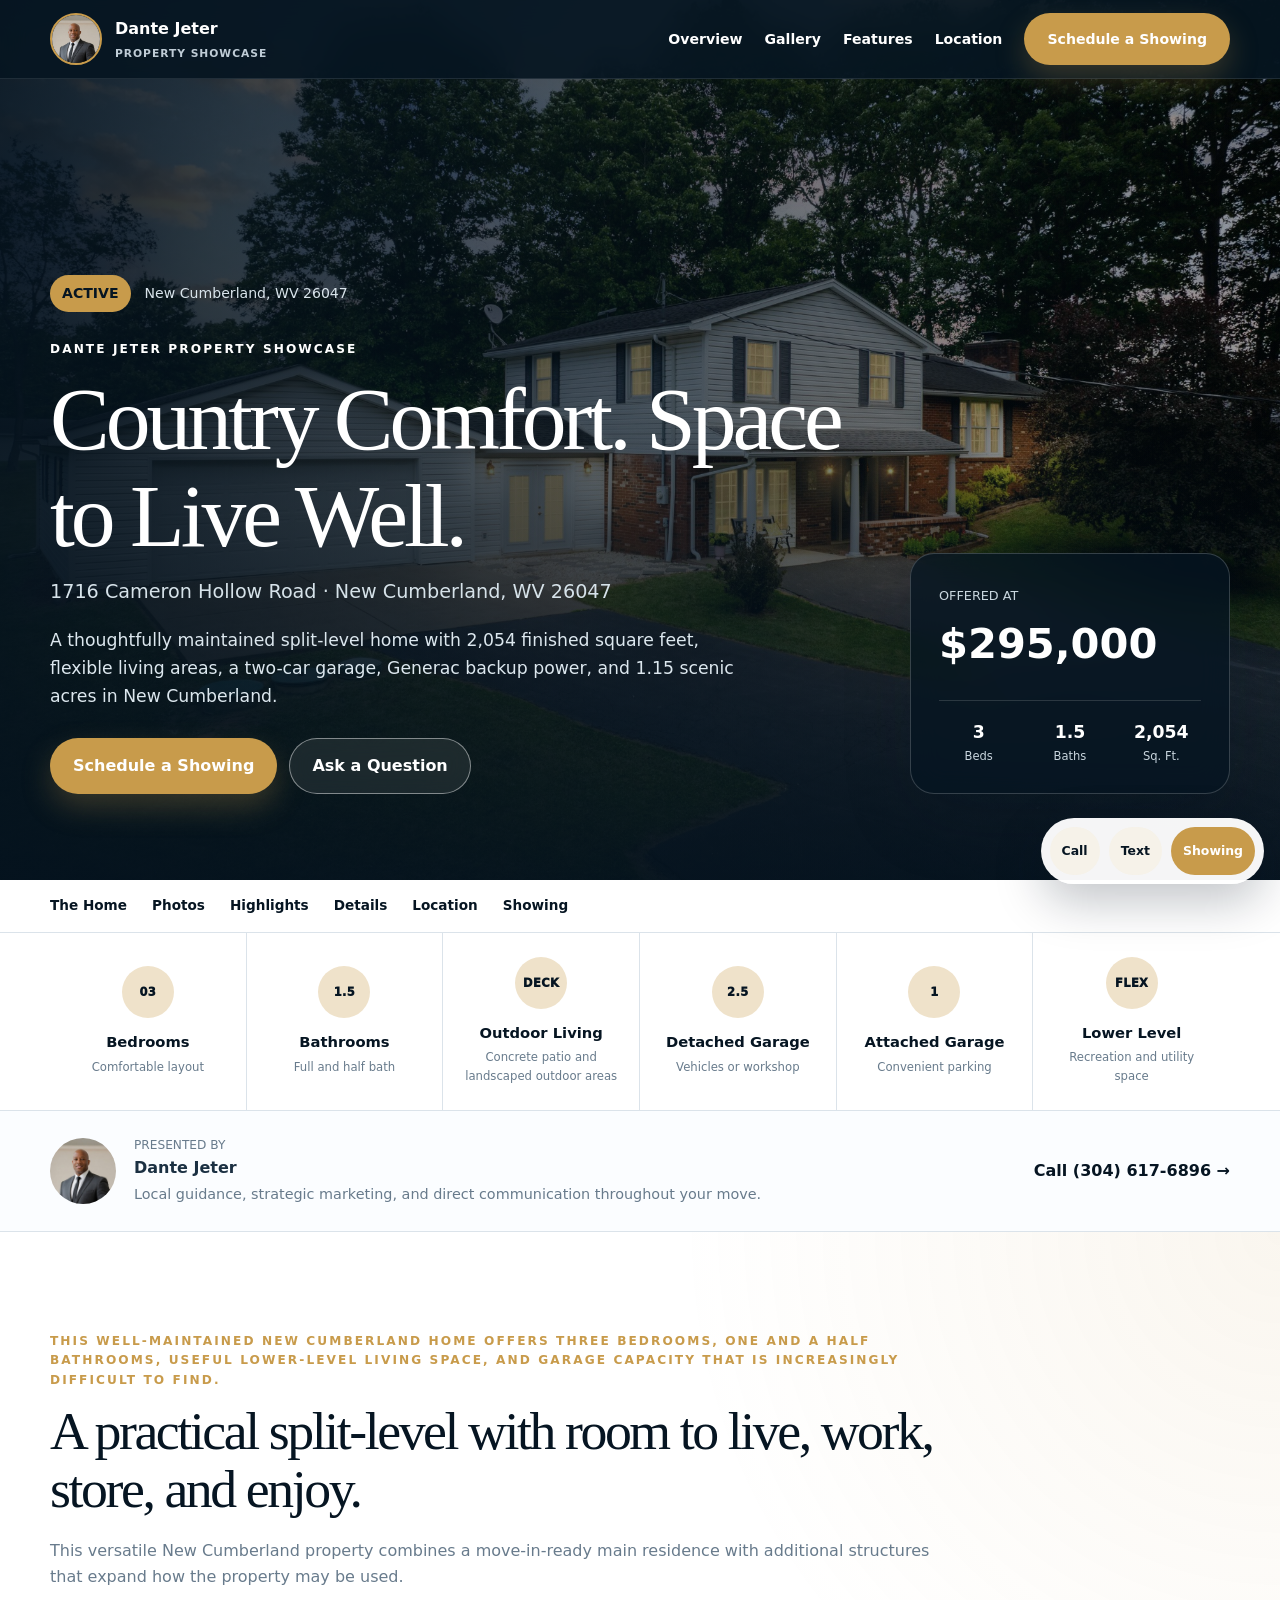
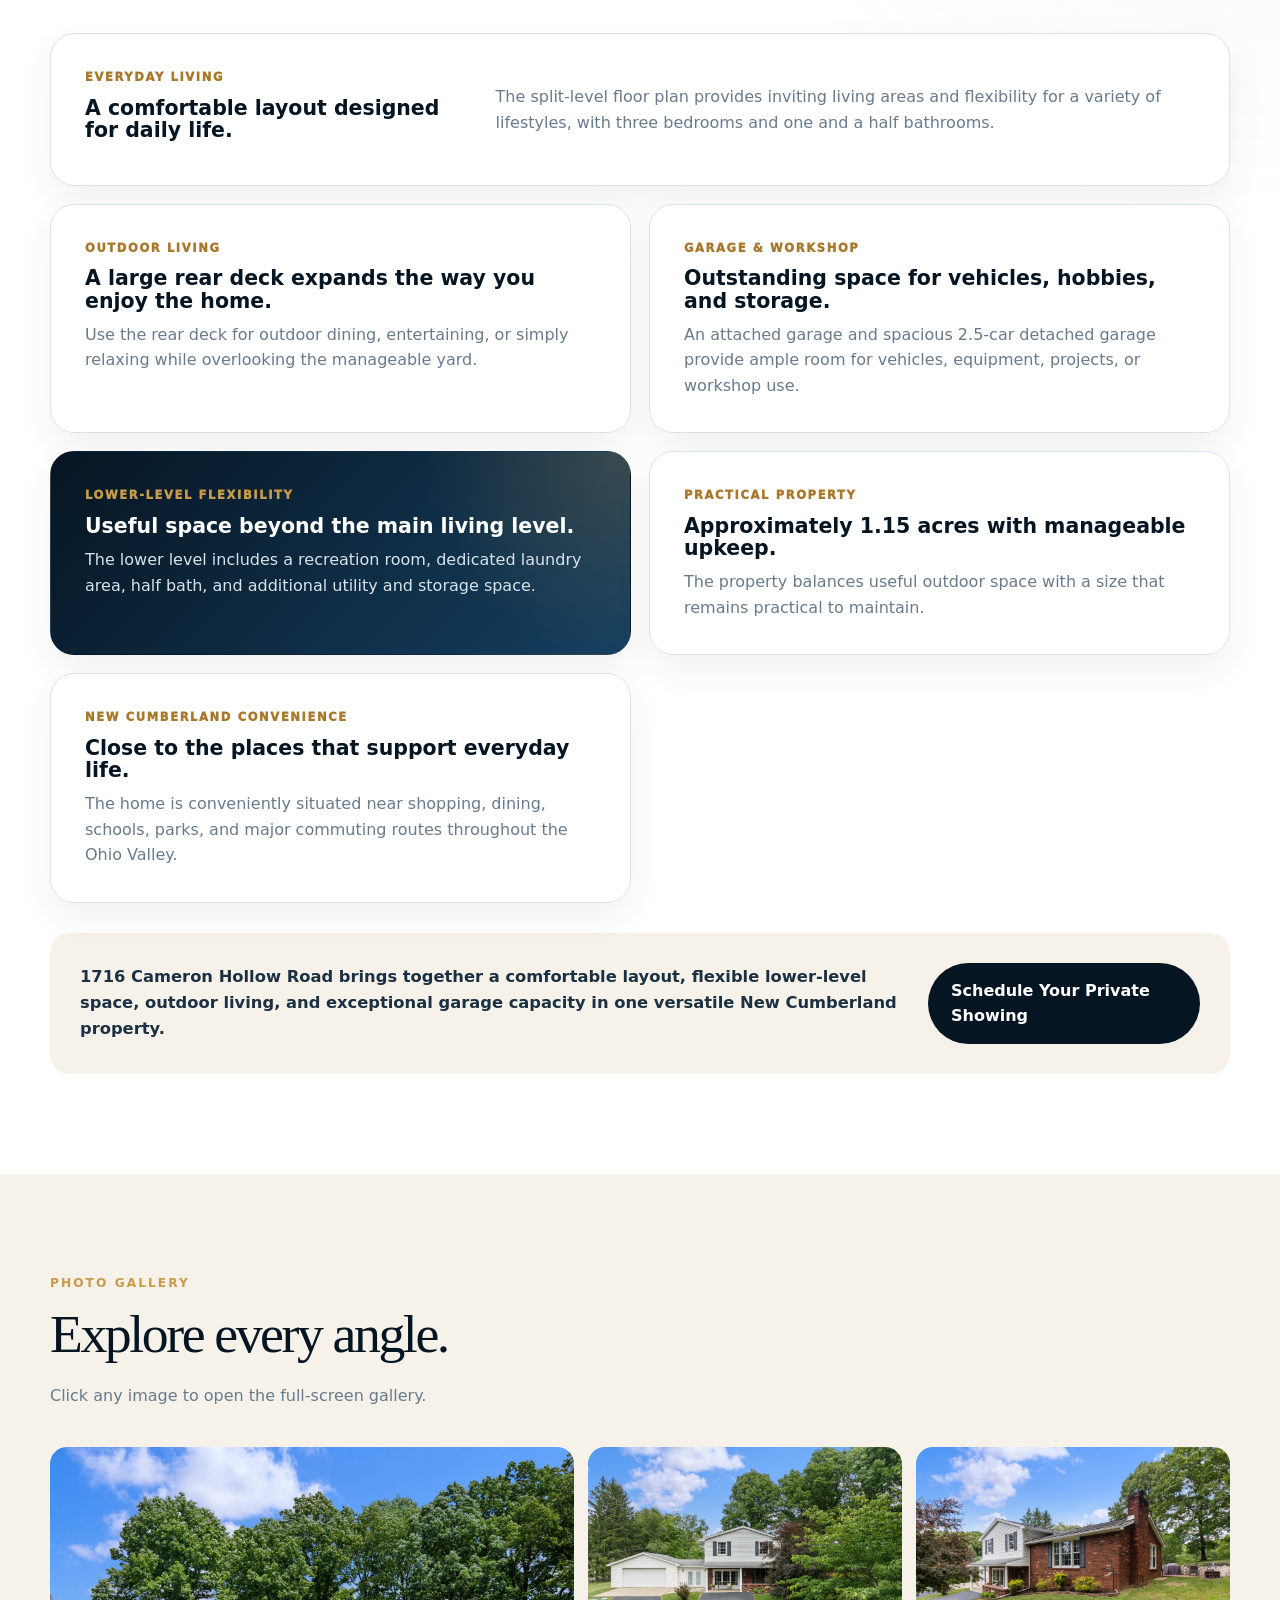
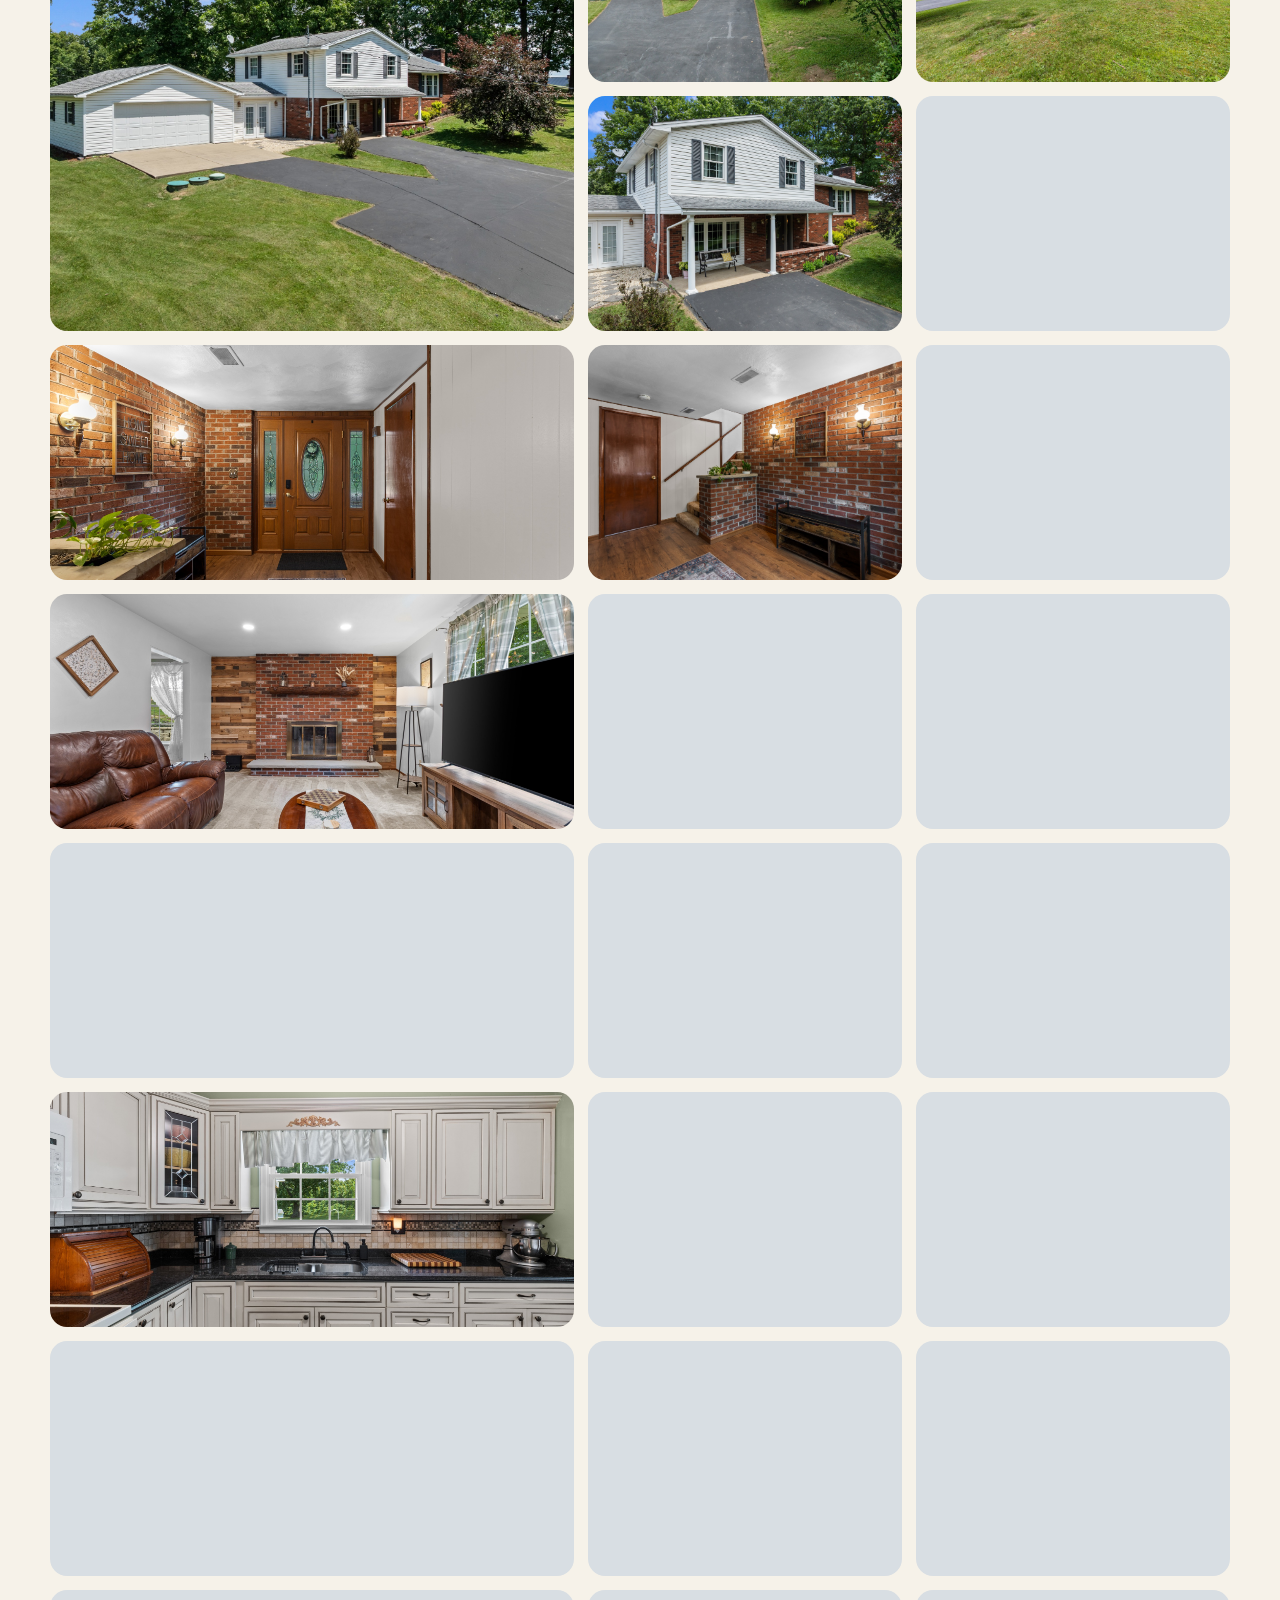
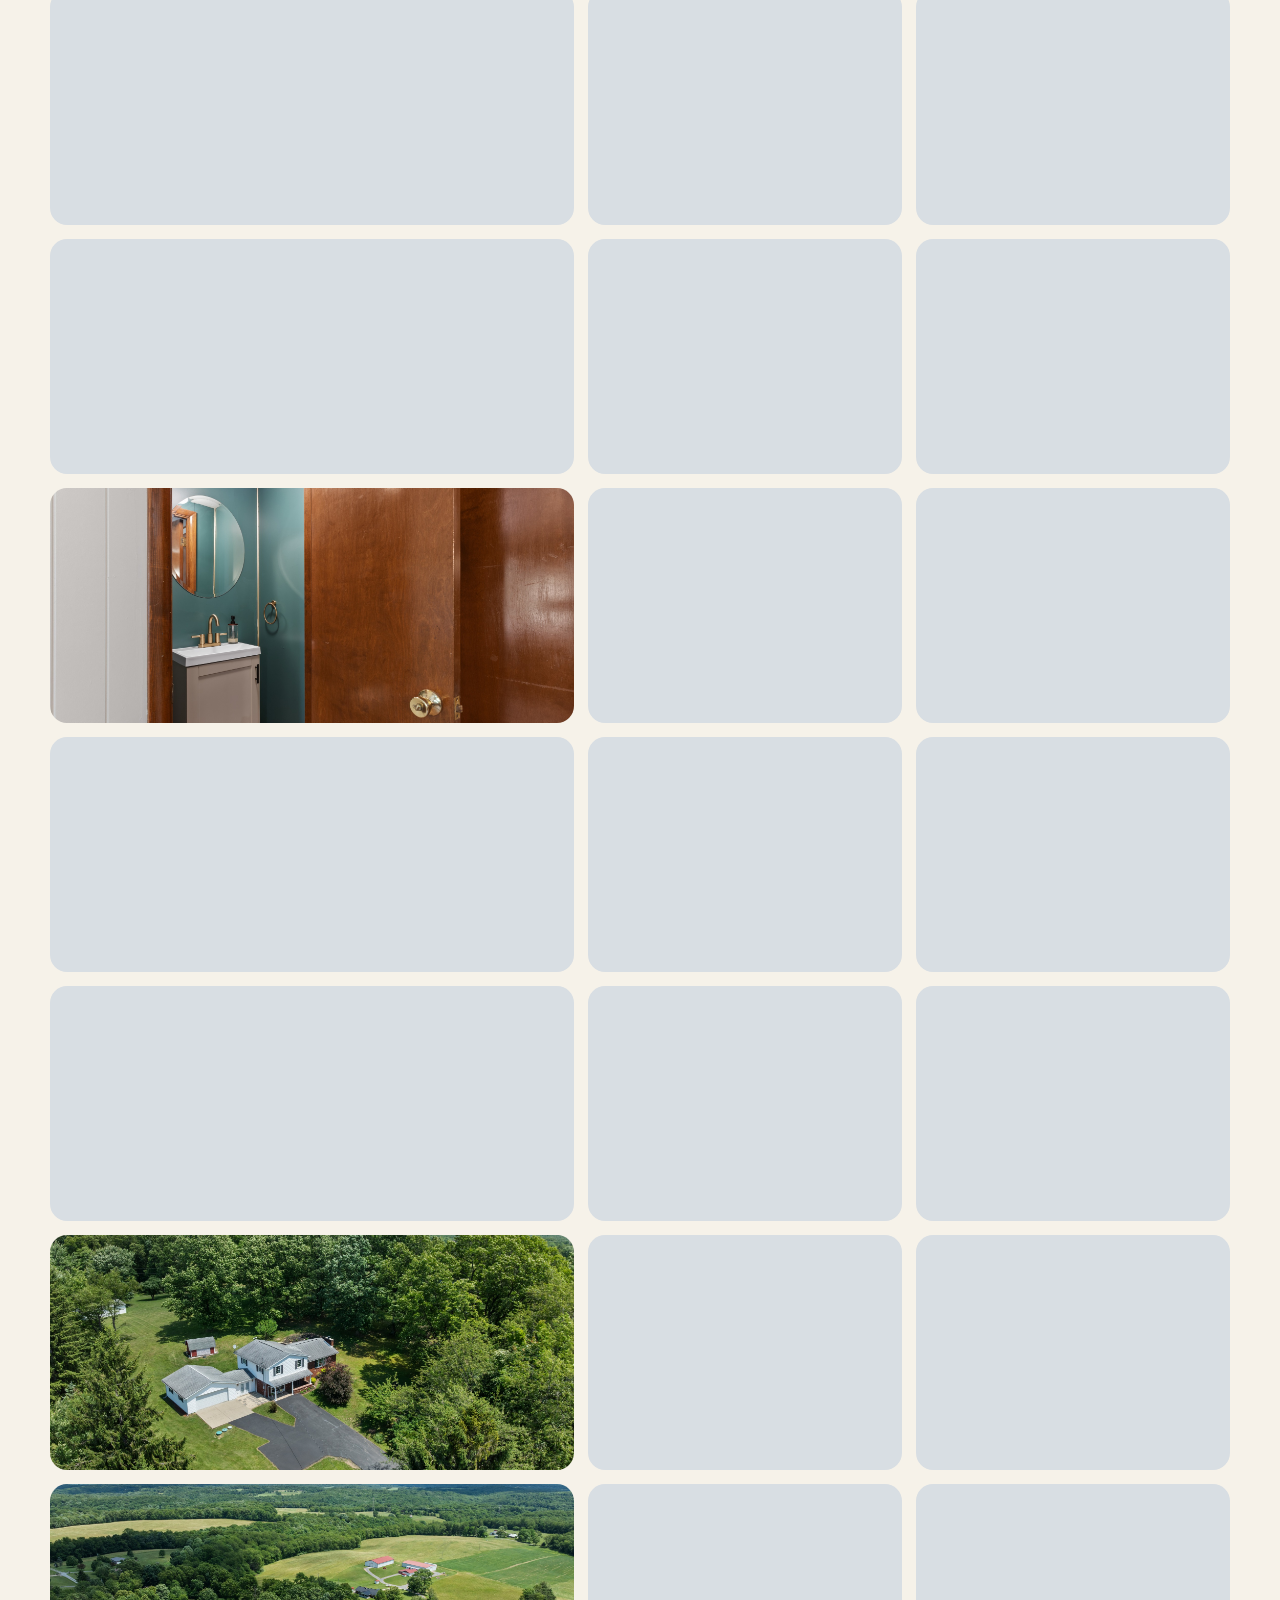
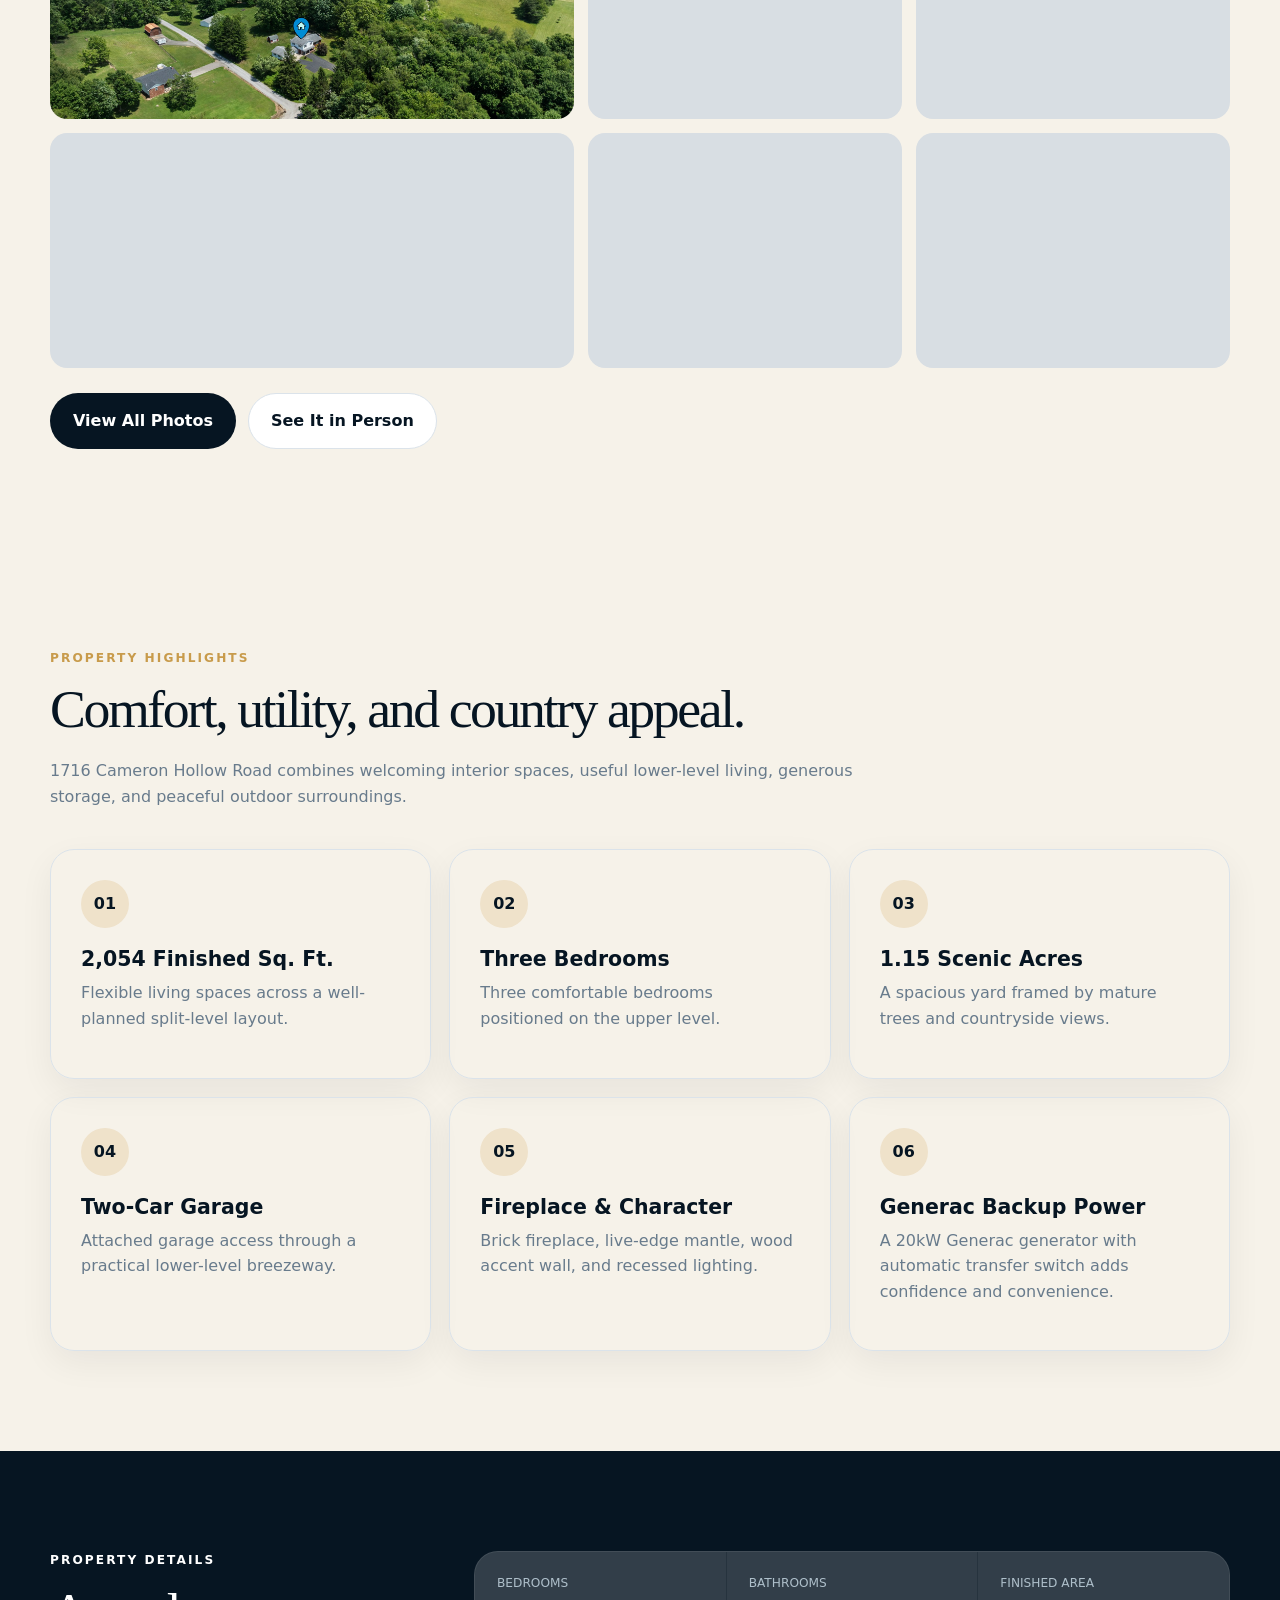
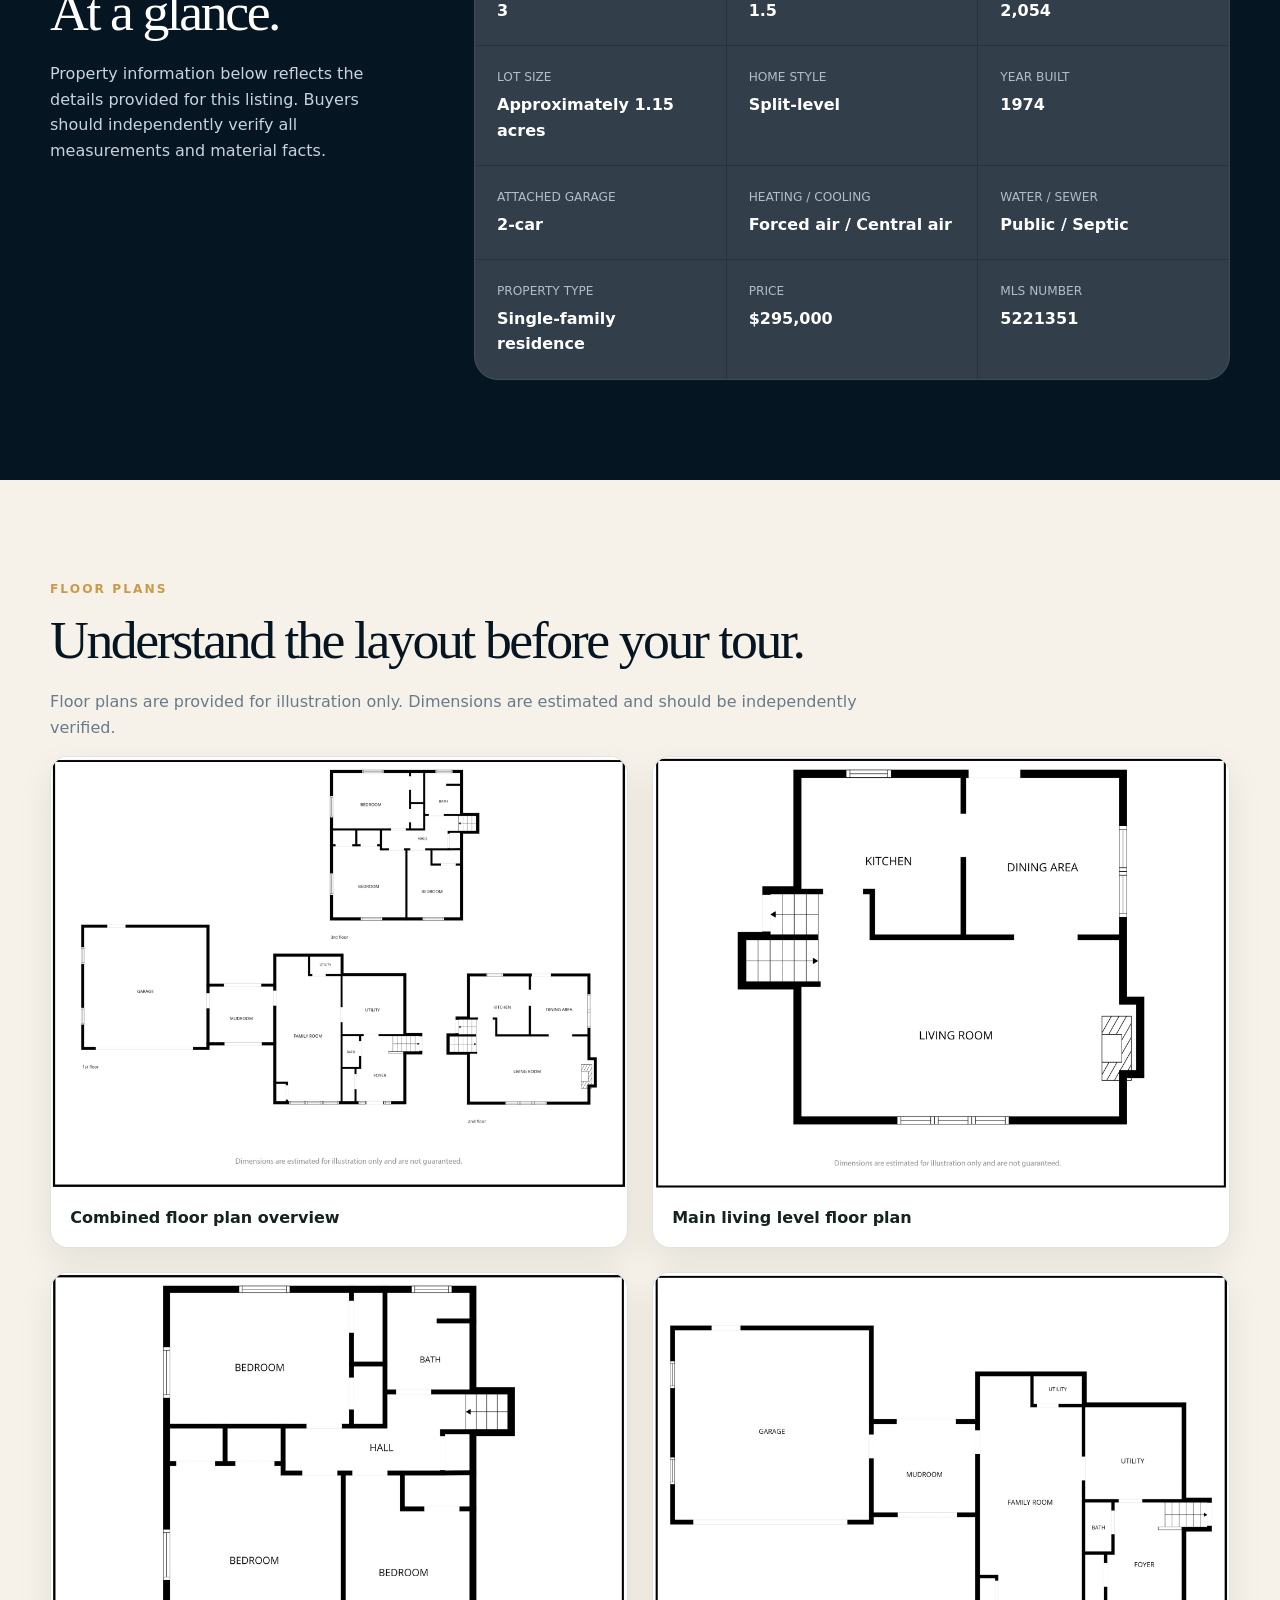
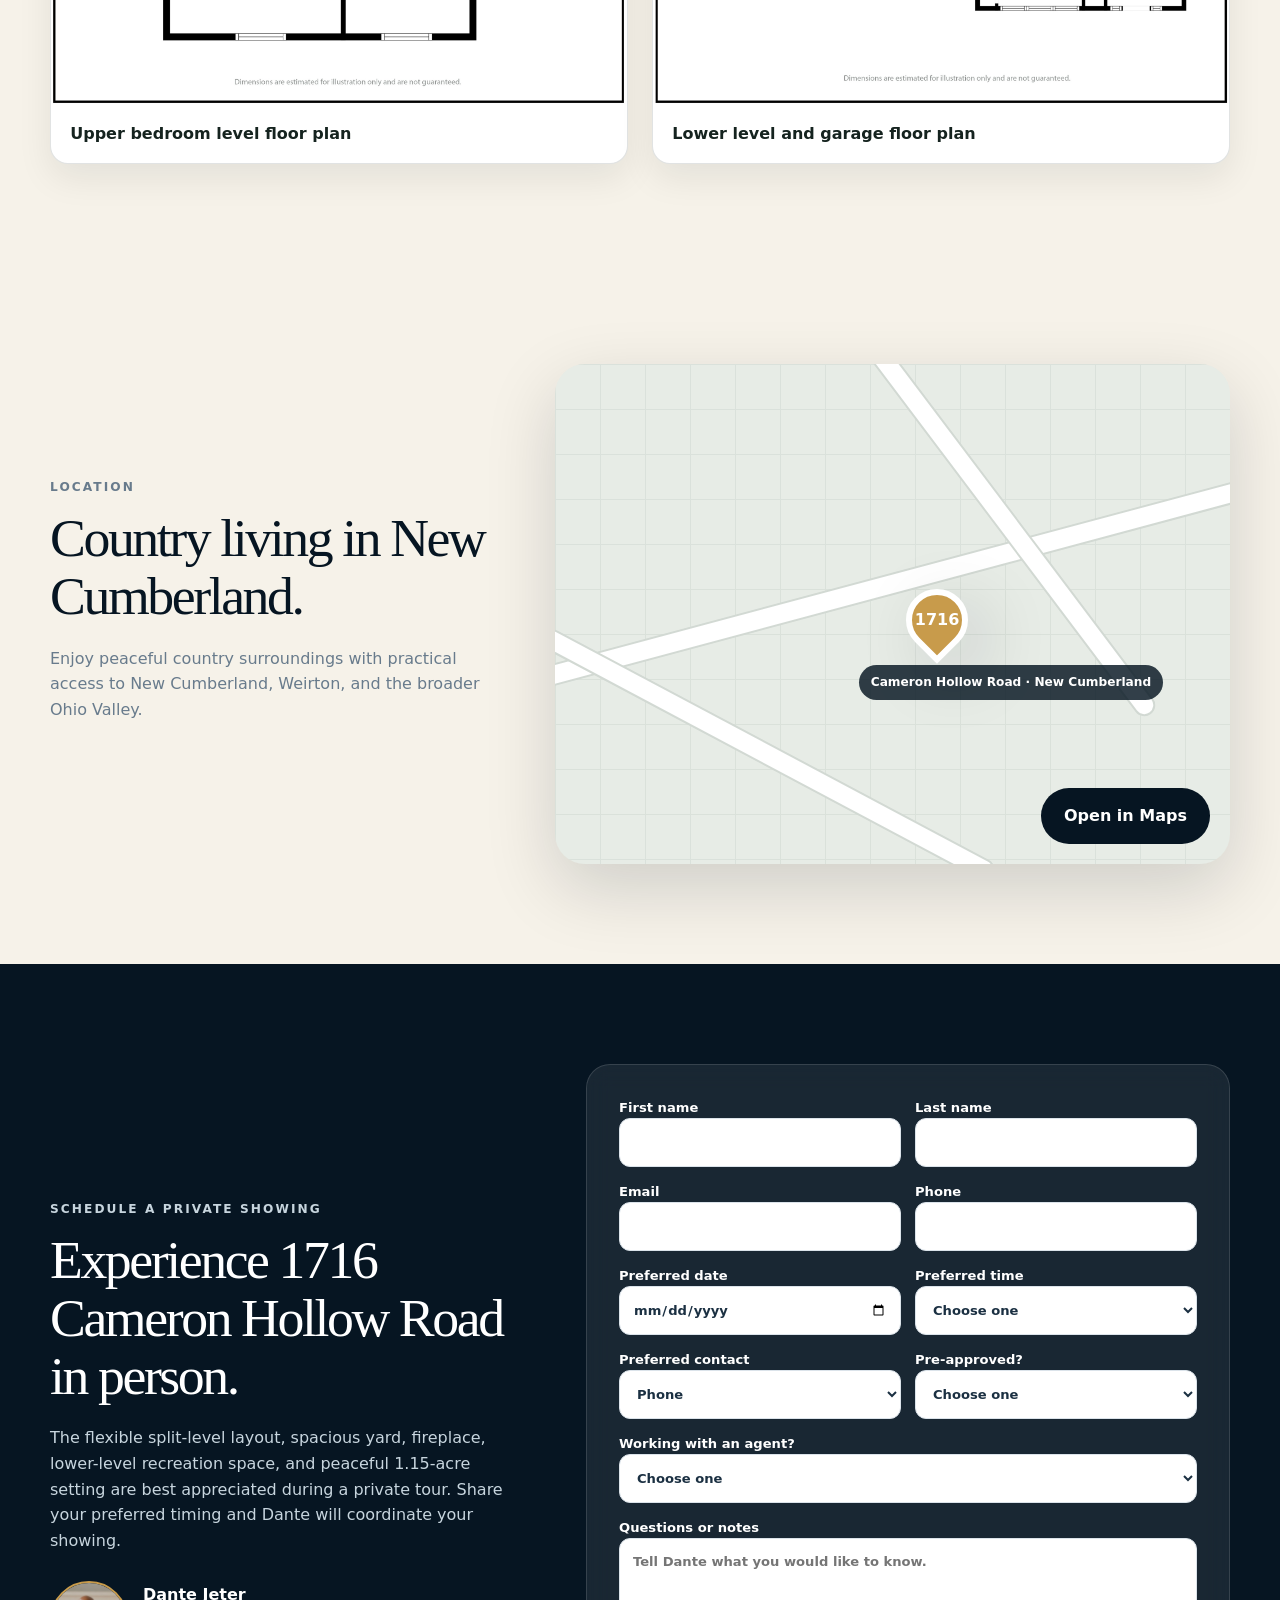
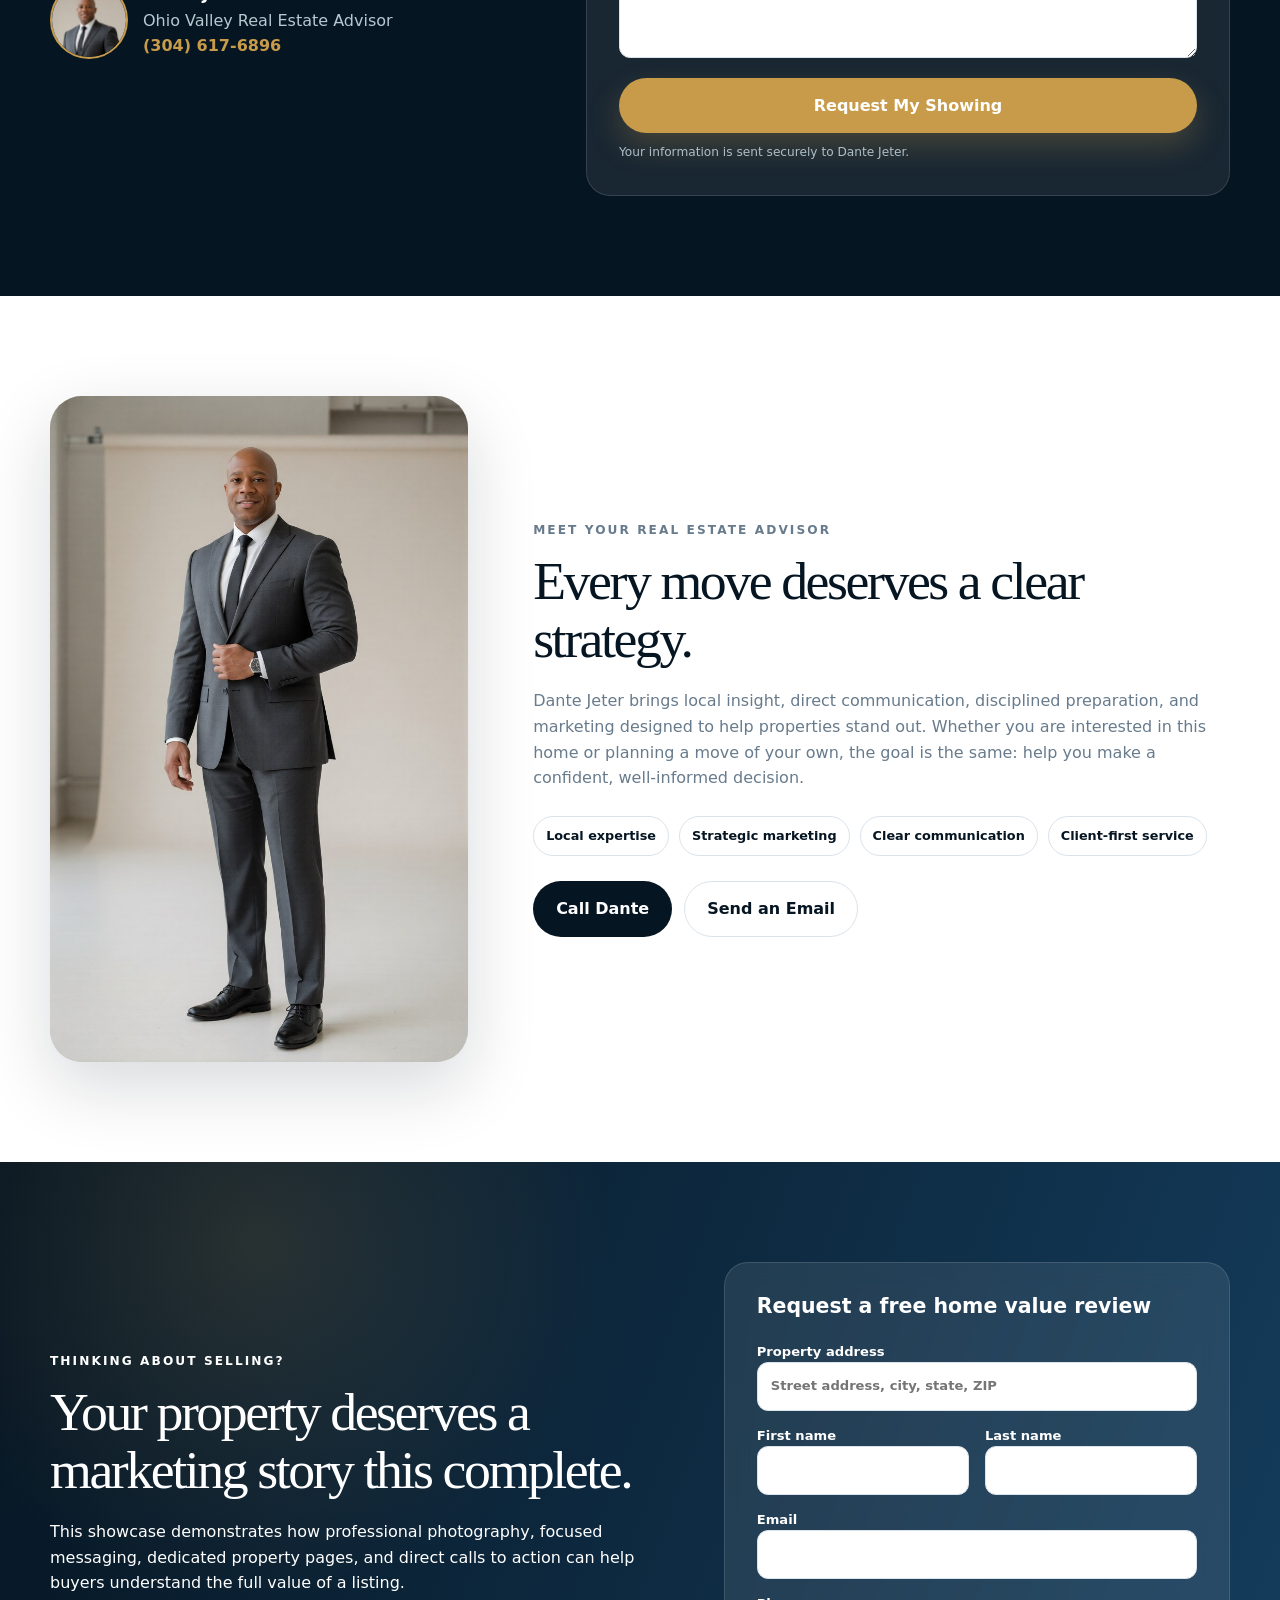
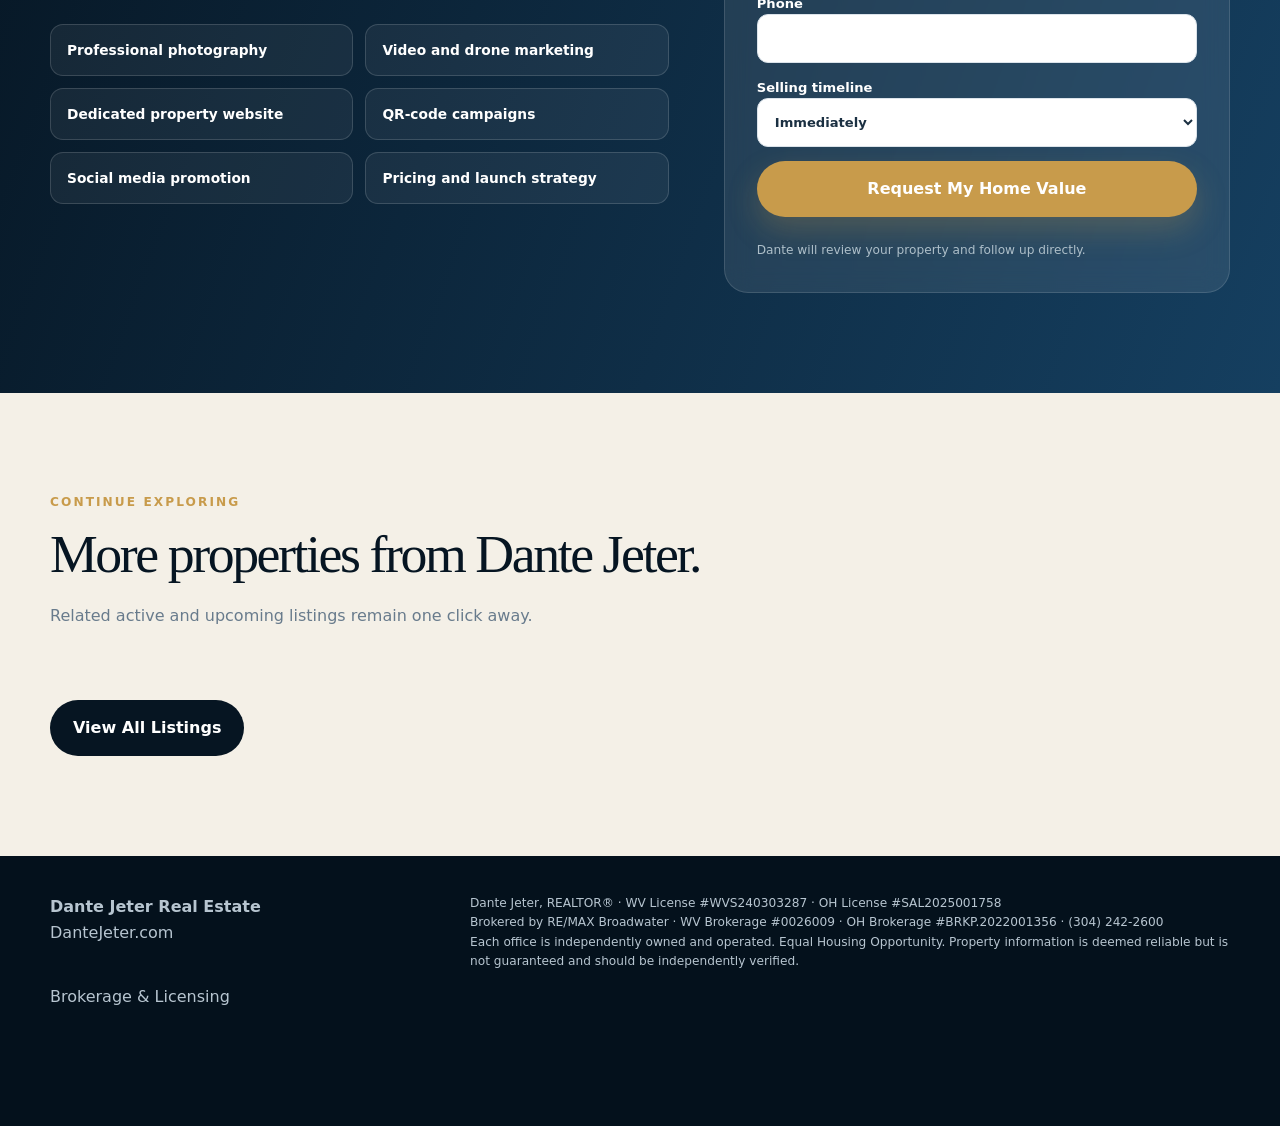
<file: 1716-cameron-hollow-road.html>
<!DOCTYPE html>

<html lang="en">
<head>
<meta charset="utf-8"/>
<meta content="width=device-width, initial-scale=1.0" name="viewport"/>
<title>1716 Cameron Hollow Road | Dante Jeter Property Showcase</title>
<meta content="Explore 1716 Cameron Hollow Road in New Cumberland, WV 26047: a well-maintained three-bedroom split-level home with 1.5 baths, a large rear deck, attached garage, and spacious 2.5-car detached garage." name="description"/>
<meta content="#071827" name="theme-color"/>
<link as="image" href="assets/1716-cameron-hollow-road/hero.jpg?v=16.1" rel="preload"/>
<link href="property-showcase.css" rel="stylesheet"/>
<script defer="" src="property-1716-cameron-hollow-config.js"></script>
<script defer="" src="listings-config.js"></script>
<script defer="" src="property-showcase.js"></script>
<meta content="website" property="og:type"/><meta content="1716 Cameron Hollow Road | Dante Jeter Property Showcase" property="og:title"/><meta content="Three bedrooms, 1.5 baths, a large rear deck, and exceptional attached and detached garage space in New Cumberland, WV 26047." property="og:description"/><meta content="assets/1716-cameron-hollow-road/hero.jpg" property="og:image"/><meta content="https://dantejeter.com/1716-cameron-hollow-road.html" property="og:url"/><meta content="summary_large_image" name="twitter:card"/><meta content="1716 Cameron Hollow Road | Dante Jeter" name="twitter:title"/><meta content="A versatile New Cumberland split-level with a large rear deck and outstanding garage space." name="twitter:description"/><meta content="assets/1716-cameron-hollow-road/hero.jpg" name="twitter:image"/><link href="https://dantejeter.com/1716-cameron-hollow-road.html" rel="canonical"/><script type="application/ld+json">{
  "@context": "https://schema.org",
  "@graph": [
    {
      "@type": [
        "RealEstateAgent",
        "LocalBusiness"
      ],
      "name": "Dante Jeter Real Estate",
      "telephone": "+1-304-617-6896",
      "email": "dantejeterrealtor@gmail.com",
      "areaServed": [
        "New Cumberland, WV 26047",
        "Northern Panhandle, WV",
        "Eastern Ohio",
        "Ohio Valley"
      ]
    },
    {
      "@type": "Residence",
      "name": "1716 Cameron Hollow Road",
      "address": {
        "@type": "PostalAddress",
        "streetAddress": "1716 Cameron Hollow Road",
        "addressLocality": "New Cumberland",
        "addressRegion": "WV",
        "addressCountry": "US"
      },
      "numberOfBedrooms": 3,
      "numberOfBathroomsTotal": 1.5,
      "image": "assets/1716-cameron-hollow-road/hero.jpg"
    }
  ]
}</script><script defer src="site-config.js"></script><script defer src="site-config-render.js"></script><style>.floor-plan-grid{display:grid;grid-template-columns:repeat(2,minmax(0,1fr));gap:1.5rem}.floor-plan-card{margin:0;background:#fff;border:1px solid rgba(14,30,25,.12);border-radius:18px;overflow:hidden;box-shadow:0 14px 35px rgba(14,30,25,.08)}.floor-plan-card img{width:100%;display:block;aspect-ratio:4/3;object-fit:contain;background:#fff}.floor-plan-card figcaption{padding:1rem 1.2rem;font-weight:700;color:#15231f}@media(max-width:760px){.floor-plan-grid{grid-template-columns:1fr}}</style></head>
<body>
<header class="site-header">
<div class="container header-inner">
<a aria-label="Return to Dante Jeter homepage" class="brand" href="index.html">
<span class="brand-photo">
<img alt="Dante Jeter" src="assets/dante-headshot-300.jpg"/>
</span>
<span>
<strong>Dante Jeter</strong>
<small>Property Showcase</small>
</span>
</a>
<nav aria-label="Primary navigation" class="desktop-nav">
<a href="#overview">Overview</a>
<a href="#gallery">Gallery</a>
<a href="#features">Features</a>
<a href="#location">Location</a>

<a class="button button-gold" href="#showing">Schedule a Showing</a>
</nav>
<button aria-expanded="false" aria-label="Open navigation" class="menu-button">
<span></span><span></span>
</button>
</div>
<nav aria-label="Mobile navigation" class="mobile-nav">
<a href="#overview">Overview</a>
<a href="#gallery">Gallery</a>
<a href="#features">Features</a>
<a href="#location">Location</a>

<a class="button button-gold" href="#showing">Schedule a Showing</a>
</nav>
</header>
<main>
<section class="property-hero" id="overview">
<div aria-label="Front exterior of 1716 Cameron Hollow Road" class="property-hero-image" role="img"></div>
<div class="property-hero-overlay"></div>
<div class="container property-hero-content">
<div class="status-row">
<span class="status-pill" id="property-status-pill">Active</span>
<span>New Cumberland, West Virginia</span>
</div>
<div class="property-hero-grid">
<div>
<p class="eyebrow">Dante Jeter Property Showcase</p>
<h1>Comfortable Living. Exceptional Garage Space.</h1>
<p class="hero-location">1716 Cameron Hollow Road · New Cumberland, WV 26047</p>
<p class="hero-description">A well-maintained split-level home with flexible living spaces, a large rear deck, and outstanding attached and detached garage capacity.</p>
<div class="hero-actions">
<a class="button button-gold" href="#showing">Schedule a Showing</a>
<a class="button button-outline" href="#contact">Ask a Question</a>


</div>
</div>
<aside class="price-card">
<span>Offered at</span>
<strong>Contact Dante</strong>
<div class="facts-inline">
<div><b>3</b><span>Beds</span></div>
<div><b>1.5</b><span>Baths</span></div>
<div><b>1.15</b><span>Acres</span></div>
</div>
</aside>
</div>
</div>
</section>
<nav aria-label="Property section navigation" class="section-nav">
<div class="container section-nav-inner">
<a href="#story">The Home</a>
<a href="#gallery">Photos</a>
<a href="#features">Highlights</a>
<a href="#details">Details</a>
<a href="#location">Location</a>

<a href="#showing">Showing</a>
</div>
</nav>
<section aria-label="Property signature highlights" class="signature-highlights">
<div class="container signature-highlights-grid">
<div>
<span class="signature-icon">03</span>
<strong>Bedrooms</strong>
<small>Comfortable layout</small>
</div>
<div>
<span class="signature-icon">1.5</span>
<strong>Bathrooms</strong>
<small>Full and half bath</small>
</div>
<div>
<span class="signature-icon">Deck</span>
<strong>Outdoor Living</strong>
<small>Concrete patio and landscaped outdoor areas</small>
</div>
<div>
<span class="signature-icon">2.5</span>
<strong>Detached Garage</strong>
<small>Vehicles or workshop</small>
</div>
<div>
<span class="signature-icon">1</span>
<strong>Attached Garage</strong>
<small>Convenient parking</small>
</div>
<div>
<span class="signature-icon">Flex</span>
<strong>Lower Level</strong>
<small>Recreation and utility space</small>
</div>
</div>
</section>
<section class="agent-trust">
<div class="container agent-trust-inner">
<img alt="Dante Jeter" src="assets/dante-headshot-300.jpg"/>
<div>
<span>Presented by</span>
<strong>Dante Jeter</strong>
<p>Local guidance, strategic marketing, and direct communication throughout your move.</p>
</div>
<a class="text-link" href="tel:+13046176896">Call (304) 617-6896 →</a>
</div>
</section>
<section class="section property-story" id="story">
<div class="container">
<div class="section-heading property-story-heading">
<p class="eyebrow">This well-maintained New Cumberland home offers three bedrooms, one and a half bathrooms, useful lower-level living space, and garage capacity that is increasingly difficult to find.</p>
<h2>A practical split-level with room to live, work, store, and enjoy.</h2>
<p>
            This versatile New Cumberland property combines a move-in-ready main residence
            with additional structures that expand how the property may be used.
          </p>
</div>
<div class="story-feature-grid">
<article class="story-feature story-feature-wide">
<span class="story-kicker">Everyday Living</span>
<h3>A comfortable layout designed for daily life.</h3>
<p>The split-level floor plan provides inviting living areas and flexibility for a variety of lifestyles, with three bedrooms and one and a half bathrooms.</p>
</article>
<article class="story-feature">
<span class="story-kicker">Outdoor Living</span>
<h3>A large rear deck expands the way you enjoy the home.</h3>
<p>Use the rear deck for outdoor dining, entertaining, or simply relaxing while overlooking the manageable yard.</p>
</article>
<article class="story-feature">
<span class="story-kicker">Garage &amp; Workshop</span>
<h3>Outstanding space for vehicles, hobbies, and storage.</h3>
<p>An attached garage and spacious 2.5-car detached garage provide ample room for vehicles, equipment, projects, or workshop use.</p>
</article>
<article class="story-feature story-feature-accent">
<span class="story-kicker">Lower-Level Flexibility</span>
<h3>Useful space beyond the main living level.</h3>
<p>The lower level includes a recreation room, dedicated laundry area, half bath, and additional utility and storage space.</p>
</article>
<article class="story-feature">
<span class="story-kicker">Practical Property</span>
<h3>Approximately 1.15 acres with manageable upkeep.</h3>
<p>The property balances useful outdoor space with a size that remains practical to maintain.</p>
</article>
<article class="story-feature">
<span class="story-kicker">New Cumberland Convenience</span>
<h3>Close to the places that support everyday life.</h3>
<p>The home is conveniently situated near shopping, dining, schools, parks, and major commuting routes throughout the Ohio Valley.</p>
</article>
</div>
<div class="story-closing">
<p>1716 Cameron Hollow Road brings together a comfortable layout, flexible lower-level space, outdoor living, and exceptional garage capacity in one versatile New Cumberland property.</p>
<a class="button button-dark" href="#showing">Schedule Your Private Showing</a>
</div>
</div>
</section>
<section class="section section-cream" id="gallery">
<div class="container">
<div class="section-heading">
<p class="eyebrow">Photo Gallery</p>
<h2>Explore every angle.</h2>
<p>Click any image to open the full-screen gallery.</p>
</div>
<div class="gallery-grid" id="property-gallery"><button aria-label="Open photo: Front exterior" class="gallery-item gallery-item-large" data-gallery-index="0" type="button"><img alt="Front exterior" decoding="async" loading="eager" src="assets/1716-cameron-hollow-road/photo-01.jpg?v=16.1"/></button><button aria-label="Open photo: Front exterior angle" class="gallery-item" data-gallery-index="1" type="button"><img alt="Front exterior angle" decoding="async" loading="lazy" src="assets/1716-cameron-hollow-road/photo-02.jpg?v=16.1"/></button><button aria-label="Open photo: Covered front entry" class="gallery-item" data-gallery-index="2" type="button"><img alt="Covered front entry" decoding="async" loading="lazy" src="assets/1716-cameron-hollow-road/photo-03.jpg?v=16.1"/></button><button aria-label="Open photo: Living room" class="gallery-item" data-gallery-index="3" type="button"><img alt="Living room" decoding="async" loading="lazy" src="assets/1716-cameron-hollow-road/photo-04.jpg?v=16.1"/></button><button aria-label="Open photo: Living room alternate view" class="gallery-item" data-gallery-index="4" type="button"><img alt="Living room alternate view" decoding="async" loading="lazy" src="assets/1716-cameron-hollow-road/photo-05.jpg?v=16.1"/></button><button aria-label="Open photo: Dining room" class="gallery-item" data-gallery-index="5" type="button"><img alt="Dining room" decoding="async" loading="lazy" src="assets/1716-cameron-hollow-road/photo-06.jpg?v=16.1"/></button><button aria-label="Open photo: Dining area and kitchen" class="gallery-item" data-gallery-index="6" type="button"><img alt="Dining area and kitchen" decoding="async" loading="lazy" src="assets/1716-cameron-hollow-road/photo-07.jpg?v=16.1"/></button><button aria-label="Open photo: Kitchen" class="gallery-item" data-gallery-index="7" type="button"><img alt="Kitchen" decoding="async" loading="lazy" src="assets/1716-cameron-hollow-road/photo-08.jpg?v=16.1"/></button><button aria-label="Open photo: Upper hallway and entry" class="gallery-item" data-gallery-index="8" type="button"><img alt="Upper hallway and entry" decoding="async" loading="lazy" src="assets/1716-cameron-hollow-road/photo-09.jpg?v=16.1"/></button><button aria-label="Open photo: Full bathroom" class="gallery-item" data-gallery-index="9" type="button"><img alt="Full bathroom" decoding="async" loading="lazy" src="assets/1716-cameron-hollow-road/photo-10.jpg?v=16.1"/></button><button aria-label="Open photo: Bedroom with double closet" class="gallery-item" data-gallery-index="10" type="button"><img alt="Bedroom with double closet" decoding="async" loading="lazy" src="assets/1716-cameron-hollow-road/photo-11.jpg?v=16.1"/></button><button aria-label="Open photo: Bedroom with blue carpet" class="gallery-item" data-gallery-index="11" type="button"><img alt="Bedroom with blue carpet" decoding="async" loading="lazy" src="assets/1716-cameron-hollow-road/photo-12.jpg?v=16.1"/></button><button aria-label="Open photo: Lower-level recreation room" class="gallery-item" data-gallery-index="12" type="button"><img alt="Lower-level recreation room" decoding="async" loading="lazy" src="assets/1716-cameron-hollow-road/photo-13.jpg?v=16.1"/></button><button aria-label="Open photo: Rear and side exterior" class="gallery-item" data-gallery-index="13" type="button"><img alt="Rear and side exterior" decoding="async" loading="lazy" src="assets/1716-cameron-hollow-road/photo-14.jpg?v=16.1"/></button><button aria-label="Open photo: Concrete patio and landscaped outdoor areas" class="gallery-item" data-gallery-index="14" type="button"><img alt="Concrete patio and landscaped outdoor areas" decoding="async" loading="lazy" src="assets/1716-cameron-hollow-road/photo-15.jpg?v=16.1"/></button><button aria-label="Open photo: Detached garage" class="gallery-item" data-gallery-index="15" type="button"><img alt="Detached garage" decoding="async" loading="lazy" src="assets/1716-cameron-hollow-road/photo-16.jpg?v=16.1"/></button><button aria-label="Open photo: Front exterior at dusk" class="gallery-item" data-gallery-index="16" type="button"><img alt="Front exterior at dusk" decoding="async" loading="lazy" src="assets/1716-cameron-hollow-road/photo-17.jpg?v=16.1"/></button></div>
<div class="gallery-actions">
<button class="button button-dark" data-open-gallery="">View All Photos</button>
<a class="button button-light" href="#showing">See It in Person</a>
</div>
</div>
</section>
<section class="section section-cream" id="features">
<div class="container">
<div class="section-heading"><p class="eyebrow">Property Highlights</p><h2>Comfort, utility, and country appeal.</h2><p>1716 Cameron Hollow Road combines welcoming interior spaces, useful lower-level living, generous storage, and peaceful outdoor surroundings.</p></div>
<div class="feature-grid">
<article><span>01</span><h3>2,054 Finished Sq. Ft.</h3><p>Flexible living spaces across a well-planned split-level layout.</p></article>
<article><span>02</span><h3>Three Bedrooms</h3><p>Three comfortable bedrooms positioned on the upper level.</p></article>
<article><span>03</span><h3>1.15 Scenic Acres</h3><p>A spacious yard framed by mature trees and countryside views.</p></article>
<article><span>04</span><h3>Two-Car Garage</h3><p>Attached garage access through a practical lower-level breezeway.</p></article>
<article><span>05</span><h3>Fireplace & Character</h3><p>Brick fireplace, live-edge mantle, wood accent wall, and recessed lighting.</p></article>
<article><span>06</span><h3>Generac Backup Power</h3><p>A 20kW Generac generator with automatic transfer switch adds confidence and convenience.</p></article>
</div></div></section>
<section class="section section-navy" id="details">
<div class="container details-layout">
<div>
<p class="eyebrow">Property Details</p>
<h2>At a glance.</h2>
<p class="details-intro">Property information below reflects the details provided for this listing. Buyers should independently verify all measurements and material facts.</p>
</div>
<dl class="details-grid" id="property-at-a-glance">
<div><dt>Bedrooms</dt><dd data-property-field="beds">3</dd></div>
<div><dt>Bathrooms</dt><dd data-property-field="baths">1.5</dd></div>
<div><dt>Finished Area</dt><dd data-property-field="sqft">2,054</dd></div>
<div><dt>Lot Size</dt><dd data-property-field="acres" data-property-format="acres">Approximately 1.15 acres</dd></div>
<div><dt>Home Style</dt><dd data-property-field="style">Split-level</dd></div>
<div><dt>Year Built</dt><dd data-property-field="yearBuilt">1974</dd></div>
<div><dt>Attached Garage</dt><dd data-property-field="attachedGarage">2-car</dd></div>
<div><dt>Heating / Cooling</dt><dd><span data-property-field="heating">Forced air</span> / <span data-property-field="cooling">Central air</span></dd></div>
<div><dt>Water / Sewer</dt><dd><span data-property-field="water">Public</span> / <span data-property-field="sewer">Septic</span></dd></div>
<div><dt>Property Type</dt><dd data-property-field="propertyType">Single-family residence</dd></div>
<div><dt>Price</dt><dd data-property-field="price">$295,000</dd></div>
<div><dt>MLS Number</dt><dd data-property-field="mls">5221351</dd></div>
</dl>
</div>
</section>

<section class="section section-cream" id="floor-plans-section">
<div class="container"><div class="section-heading"><p class="eyebrow">Floor Plans</p><h2>Understand the layout before your tour.</h2><p>Floor plans are provided for illustration only. Dimensions are estimated and should be independently verified.</p></div><div class="floor-plan-grid" id="property-floor-plans"></div></div>
</section>
<section class="section section-cream" id="location">
<div class="container location-grid">
<div>
<p class="eyebrow">Location</p>
<h2>Country living in New Cumberland.</h2>
<p>Enjoy peaceful country surroundings with practical access to New Cumberland, Weirton, and the broader Ohio Valley.</p>
<div class="nearby-grid">




</div>
</div>
<div class="map-card">
<div class="map-grid-lines"></div>
<div class="map-road road-one"></div>
<div class="map-road road-two"></div>
<div class="map-road road-three"></div>
<div class="map-pin">
<span>1716</span>
</div>
<div class="map-label">Cameron Hollow Road · New Cumberland</div>
<a class="button button-dark map-button" href="https://www.google.com/maps/search/?api=1&amp;query=333+Patricia+Avenue+New Cumberland+WV" rel="noopener" target="_blank">Open in Maps</a>
</div>
</div>
</section>

<section class="section section-navy" id="showing">
<div class="container showing-grid">
<div>
<p class="eyebrow">Schedule a Private Showing</p>
<h2>Experience 1716 Cameron Hollow Road in person.</h2>
<p>The flexible split-level layout, spacious yard, fireplace, lower-level recreation space, and peaceful 1.15-acre setting are best appreciated during a private tour. Share your preferred timing and Dante will coordinate your showing.</p>
<div class="showing-agent">
<img alt="Dante Jeter" src="assets/dante-headshot-300.jpg"/>
<div>
<strong>Dante Jeter</strong>
<span>Ohio Valley Real Estate Advisor</span>
<a href="tel:+13046176896">(304) 617-6896</a>
</div>
</div>
</div>
<form action="https://formspree.io/f/xnjevznr" class="lead-form js-lead-form" data-form-type="Showing Request" data-listing-id="1716-cameron-hollow-road" data-property-address="1716 Cameron Hollow Road, New Cumberland, WV 26047" method="POST" novalidate=""><div class="form-grid">
<label>First name<input autocomplete="given-name" name="firstName" required=""/></label>
<label>Last name<input autocomplete="family-name" name="lastName" required=""/></label>
<label>Email<input autocomplete="email" name="email" required="" type="email"/></label>
<label>Phone<input autocomplete="tel" name="phone" required="" type="tel"/></label>
<label>Preferred date<input name="preferredShowingDate" required="" type="date"/></label>
<label>Preferred time<select name="preferredShowingTime" required=""><option value="">Choose one</option><option>Morning</option><option>Afternoon</option><option>Evening</option></select></label>
<label>Preferred contact<select name="preferredContactMethod"><option>Phone</option><option>Email</option><option>Text</option></select></label>
<label>Pre-approved?<select name="preApproved"><option value="">Choose one</option><option>Yes</option><option>No</option><option>In progress</option></select></label>
<label class="full-field">Working with an agent?<select name="workingWithAgent"><option value="">Choose one</option><option>Yes</option><option>No</option></select></label>
<label class="full-field">Questions or notes<textarea name="message" placeholder="Tell Dante what you would like to know."></textarea></label>
<div class="full-field"><button class="button button-gold button-full" type="submit"><span class="button-label">Request My Showing</span><span aria-hidden="true" class="button-spinner"></span></button><p aria-live="polite" class="form-message" role="status">Your information is sent securely to Dante Jeter.</p></div>
</div></form>
</div>
</section>
<section class="section" id="agent">
<div class="container agent-profile">
<div class="agent-profile-photo">
<img alt="Dante Jeter in professional attire" src="assets/dante-full-body.jpg"/>
</div>
<div>
<p class="eyebrow">Meet Your Real Estate Advisor</p>
<h2>Every move deserves a clear strategy.</h2>
<p>
            Dante Jeter brings local insight, direct communication, disciplined
            preparation, and marketing designed to help properties stand out.
            Whether you are interested in this home or planning a move of your own,
            the goal is the same: help you make a confident, well-informed decision.
          </p>
<div class="agent-values">
<span>Local expertise</span>
<span>Strategic marketing</span>
<span>Clear communication</span>
<span>Client-first service</span>
</div>
<div class="agent-actions">
<a class="button button-dark" href="tel:+13046176896">Call Dante</a>
<a class="button button-light" href="mailto:dantejeterrealtor@gmail.com?subject=Real%20Estate%20Inquiry%20for%20Dante%20Jeter&amp;body=Hello%20Dante%2C%0A%0AI%27m%20reaching%20out%20from%20your%20website.%0A%0A">Send an Email</a>
</div>
</div>
</div>
</section>
<section class="seller-cta" id="contact">
<div class="container seller-cta-grid">
<div>
<p class="eyebrow">Thinking About Selling?</p>
<h2>Your property deserves a marketing story this complete.</h2>
<p>
            This showcase demonstrates how professional photography, focused messaging,
            dedicated property pages, and direct calls to action can help buyers
            understand the full value of a listing.
          </p>
<div class="seller-services">
<span>Professional photography</span>
<span>Video and drone marketing</span>
<span>Dedicated property website</span>
<span>QR-code campaigns</span>
<span>Social media promotion</span>
<span>Pricing and launch strategy</span>
</div>
</div>
<form action="https://formspree.io/f/xnjevznr" class="seller-form js-lead-form" data-form-type="Home Value Request" data-listing-id="home-value" data-property-address="Seller Property" method="POST" novalidate=""><h3>Request a free home value review</h3>
<label>Property address<input autocomplete="street-address" name="propertyAddress" placeholder="Street address, city, state, ZIP" required=""/></label>
<div class="form-split"><label>First name<input autocomplete="given-name" name="firstName" required=""/></label><label>Last name<input autocomplete="family-name" name="lastName" required=""/></label></div>
<label>Email<input autocomplete="email" name="email" required="" type="email"/></label>
<label>Phone<input autocomplete="tel" name="phone" required="" type="tel"/></label>
<label>Selling timeline<select name="message"><option>Immediately</option><option>Within 3 months</option><option>3–6 months</option><option>6–12 months</option><option>Researching options</option></select></label>
<button class="button button-gold button-full" type="submit"><span class="button-label">Request My Home Value</span><span aria-hidden="true" class="button-spinner"></span></button><p aria-live="polite" class="form-message" role="status">Dante will review your property and follow up directly.</p></form>
</div>
</section>
<section class="section related-properties" id="related-properties"><div class="container"><div class="section-heading"><p class="eyebrow">Continue Exploring</p><h2>More properties from Dante Jeter.</h2><p>Related active and upcoming listings remain one click away.</p></div><div class="related-grid" id="related-listings"></div><a class="button button-dark" href="listings.html">View All Listings</a></div></section>
</main>
<footer>
<div class="container footer-grid">
<div>
<strong>Dante Jeter Real Estate</strong>
<span>DanteJeter.com</span>
</div>
<p>Dante Jeter, REALTOR® · WV License #WVS240303287 · OH License #SAL2025001758<br/>Brokered by RE/MAX Broadwater · WV Brokerage #0026009 · OH Brokerage #BRKP.2022001356 · (304) 242-2600<br/>Each office is independently owned and operated. Equal Housing Opportunity. Property information is deemed reliable but is not guaranteed and should be independently verified.</p>
</div>
<p class="container"><a href="brokerage-licensing.html">Brokerage &amp; Licensing</a></p></footer>
<nav aria-label="Quick property actions" class="quick-actions">
<a href="tel:+13046176896">Call</a>
<a href="sms:+13046176896">Text</a>
<a class="quick-primary" href="#showing">Showing</a>

</nav>
<dialog class="lightbox" id="lightbox">
<button aria-label="Close gallery" class="lightbox-close">×</button>
<button aria-label="Previous image" class="lightbox-arrow lightbox-prev">‹</button>
<figure>
<img alt="" id="lightbox-image"/>
<figcaption id="lightbox-caption"></figcaption>
</figure>
<button aria-label="Next image" class="lightbox-arrow lightbox-next">›</button>
</dialog>
</body>
</html>
</file>
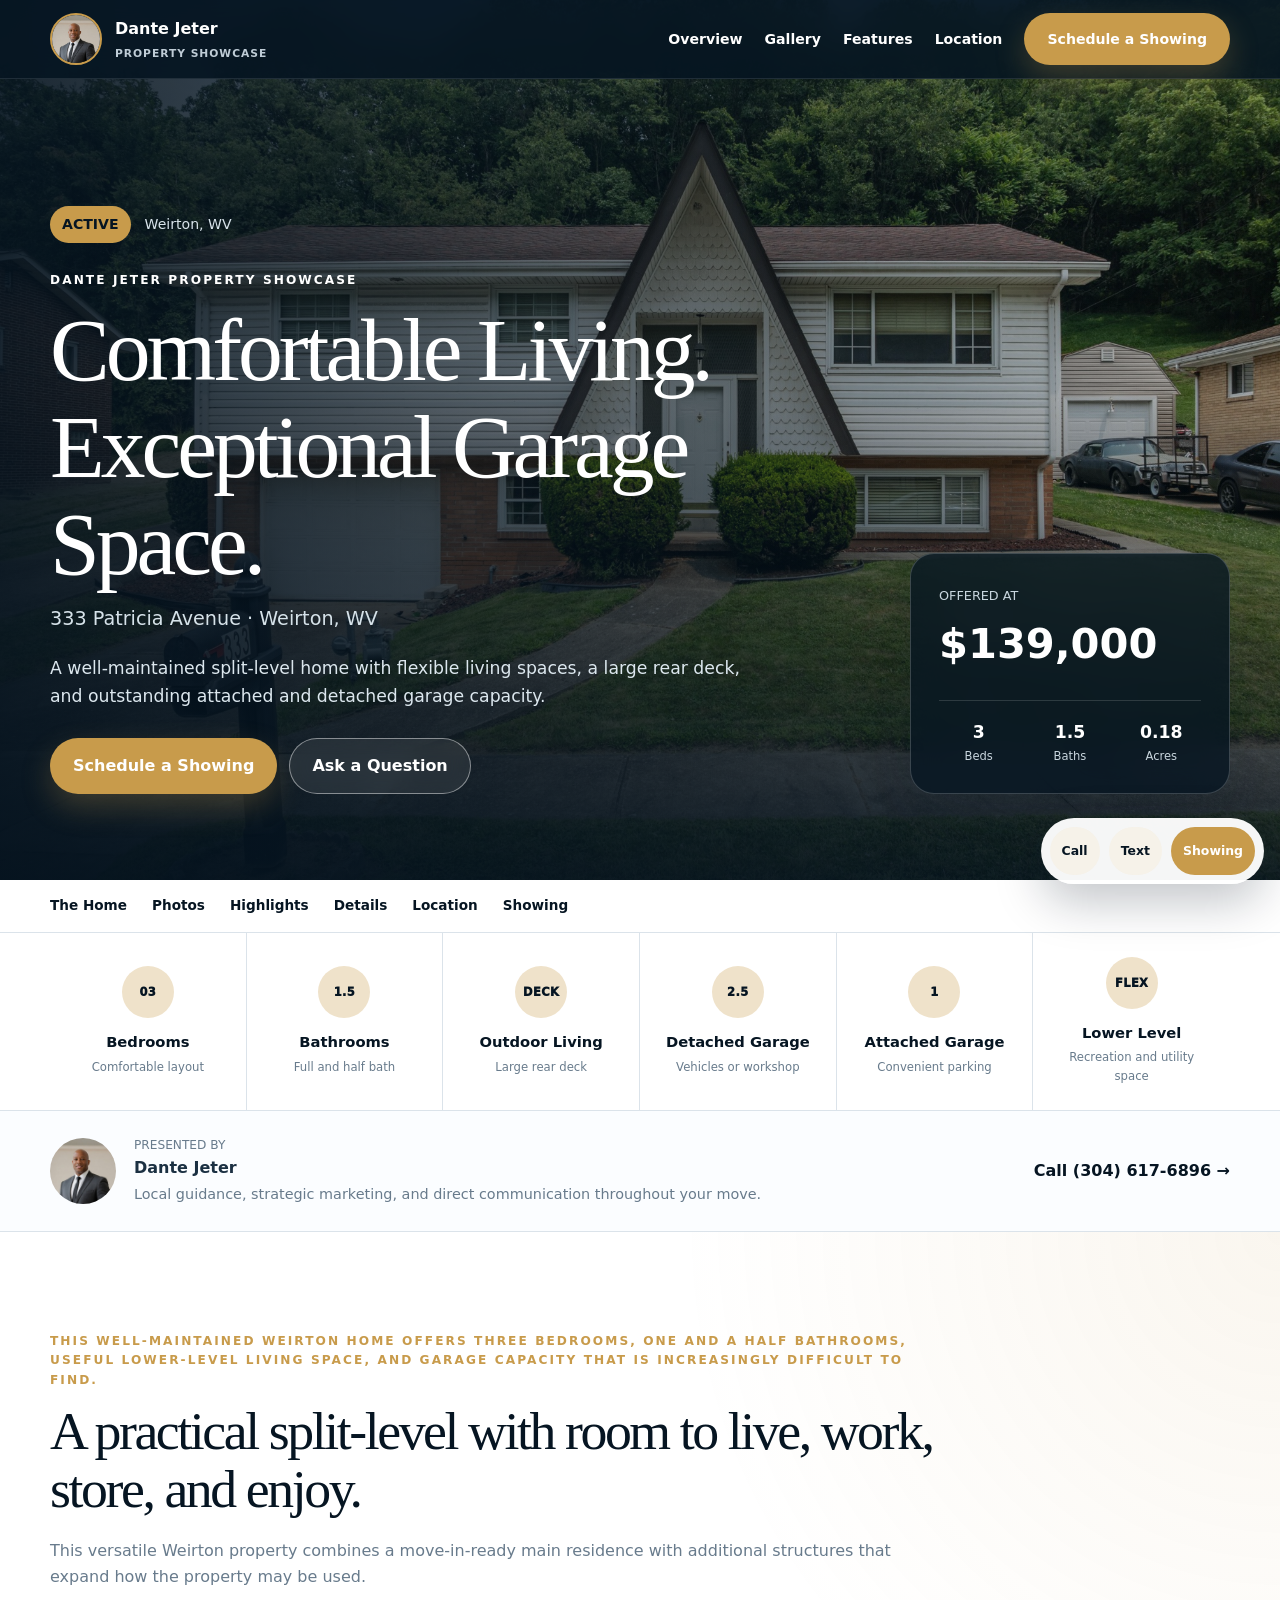
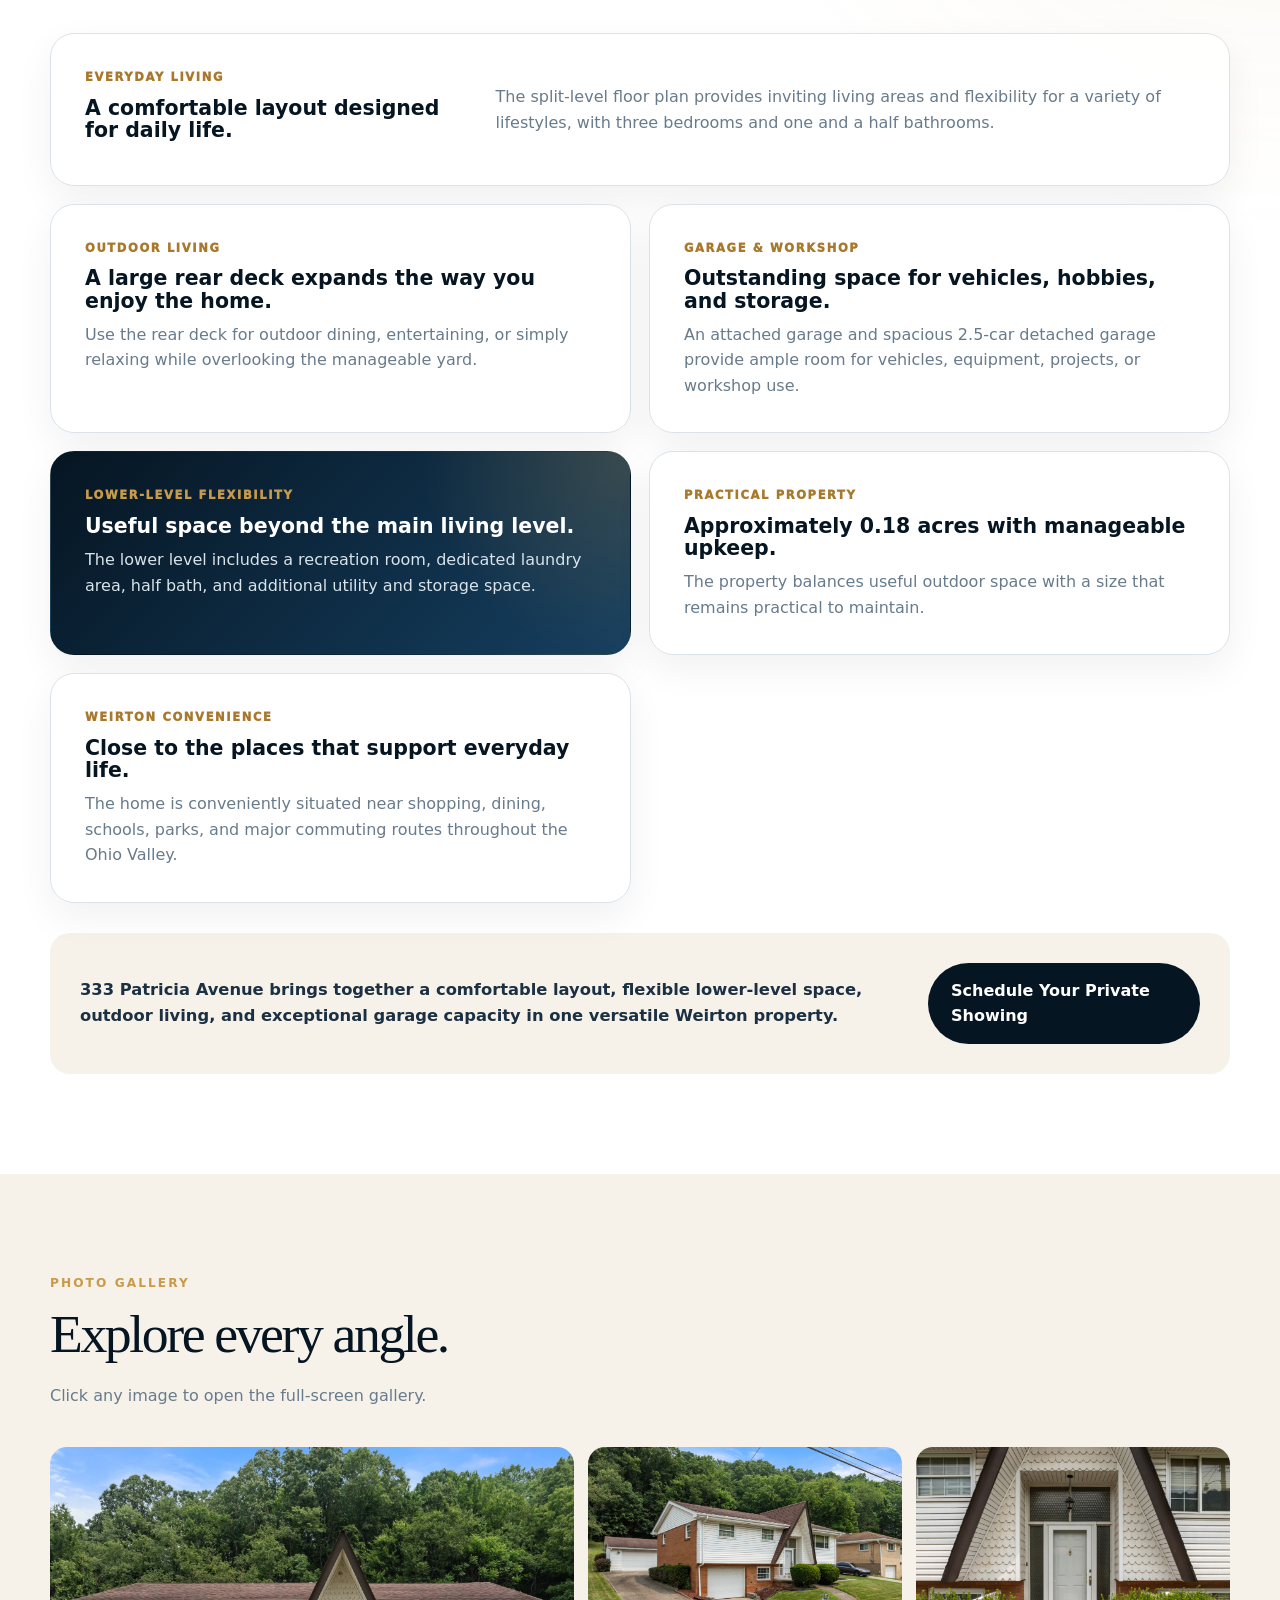
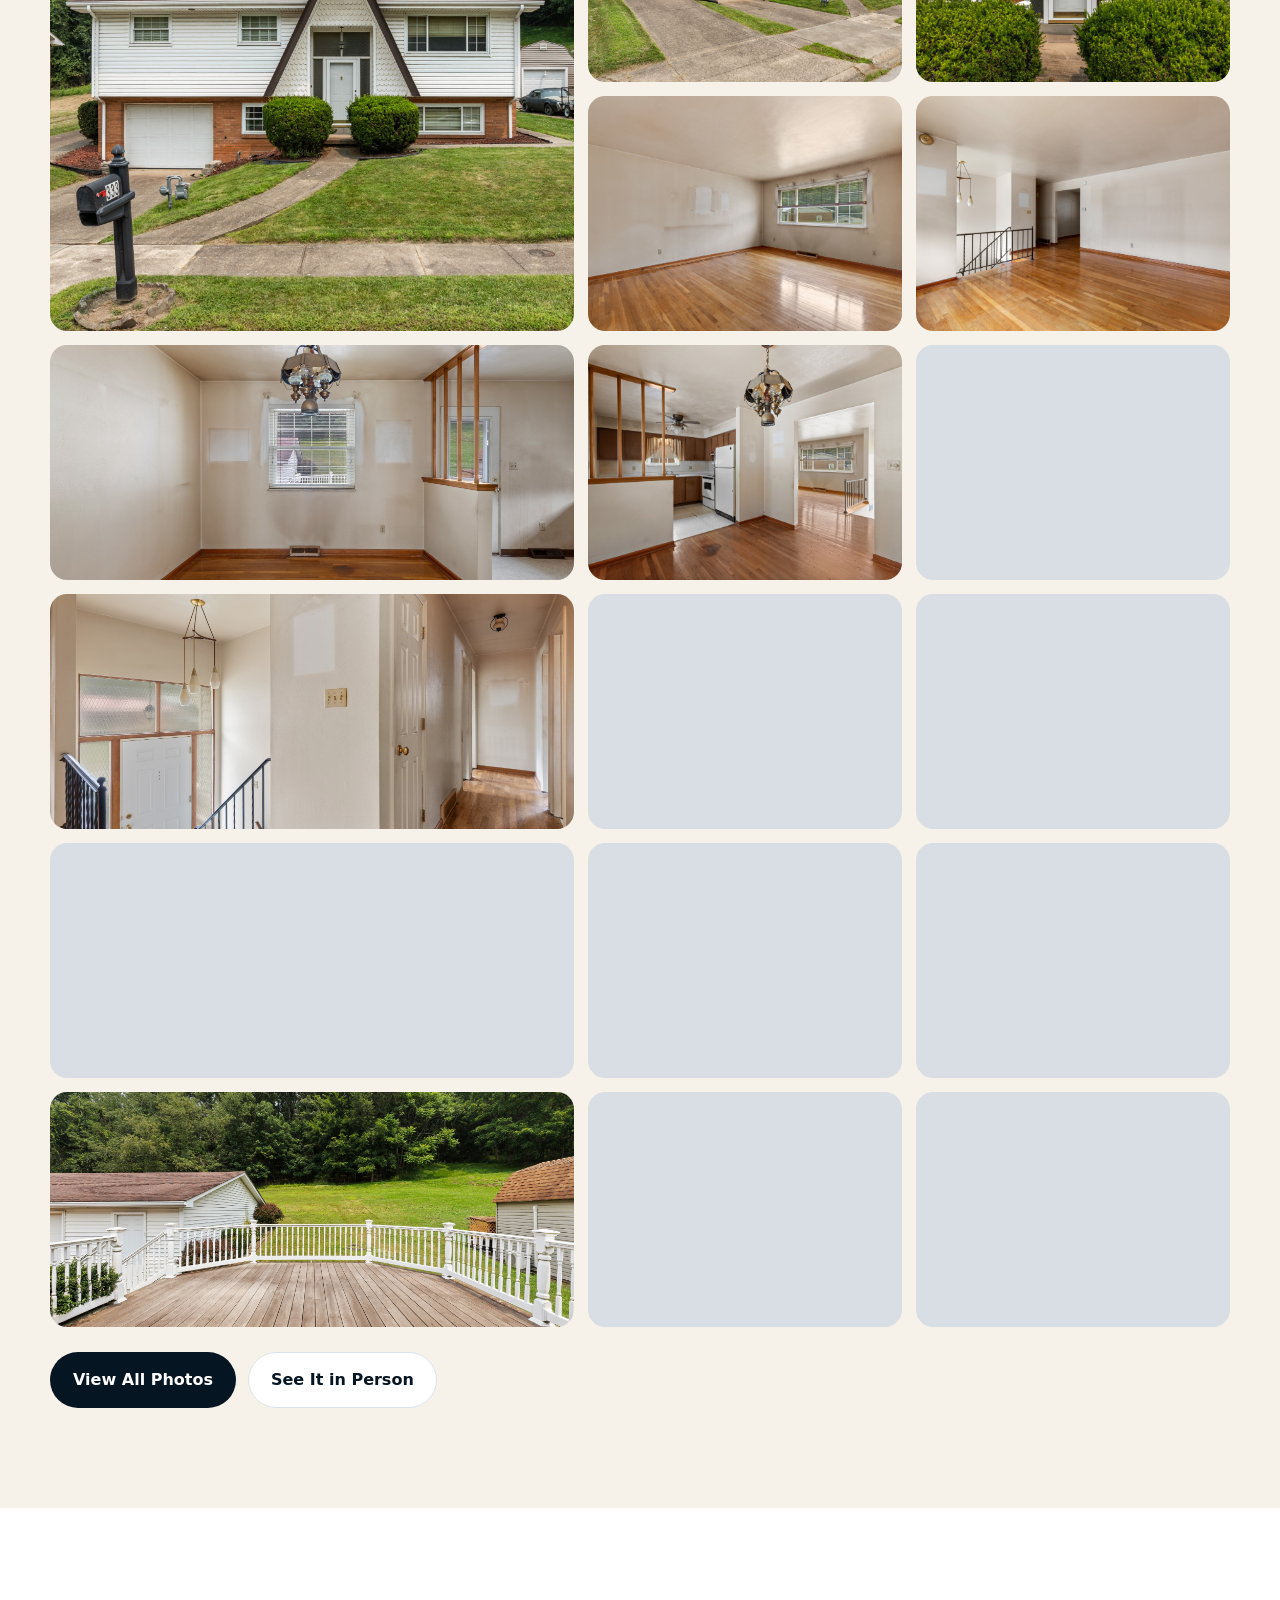
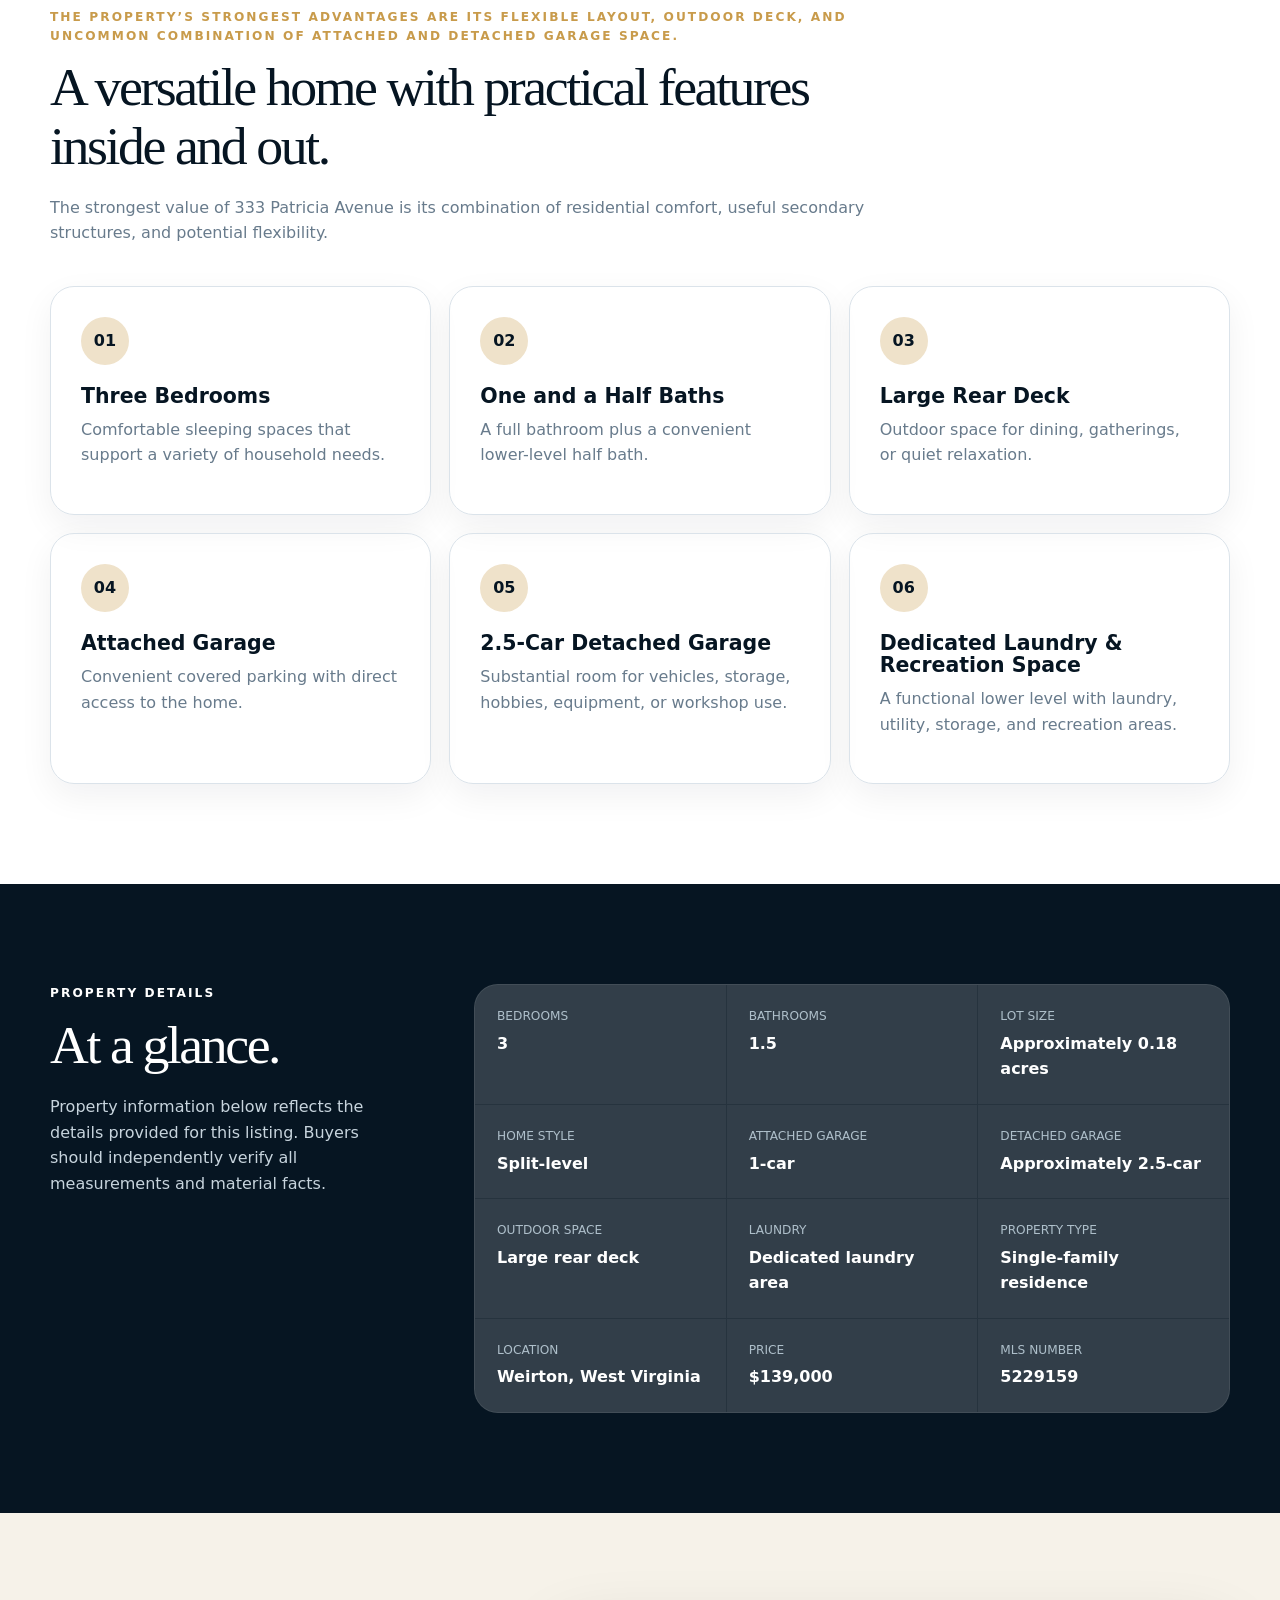
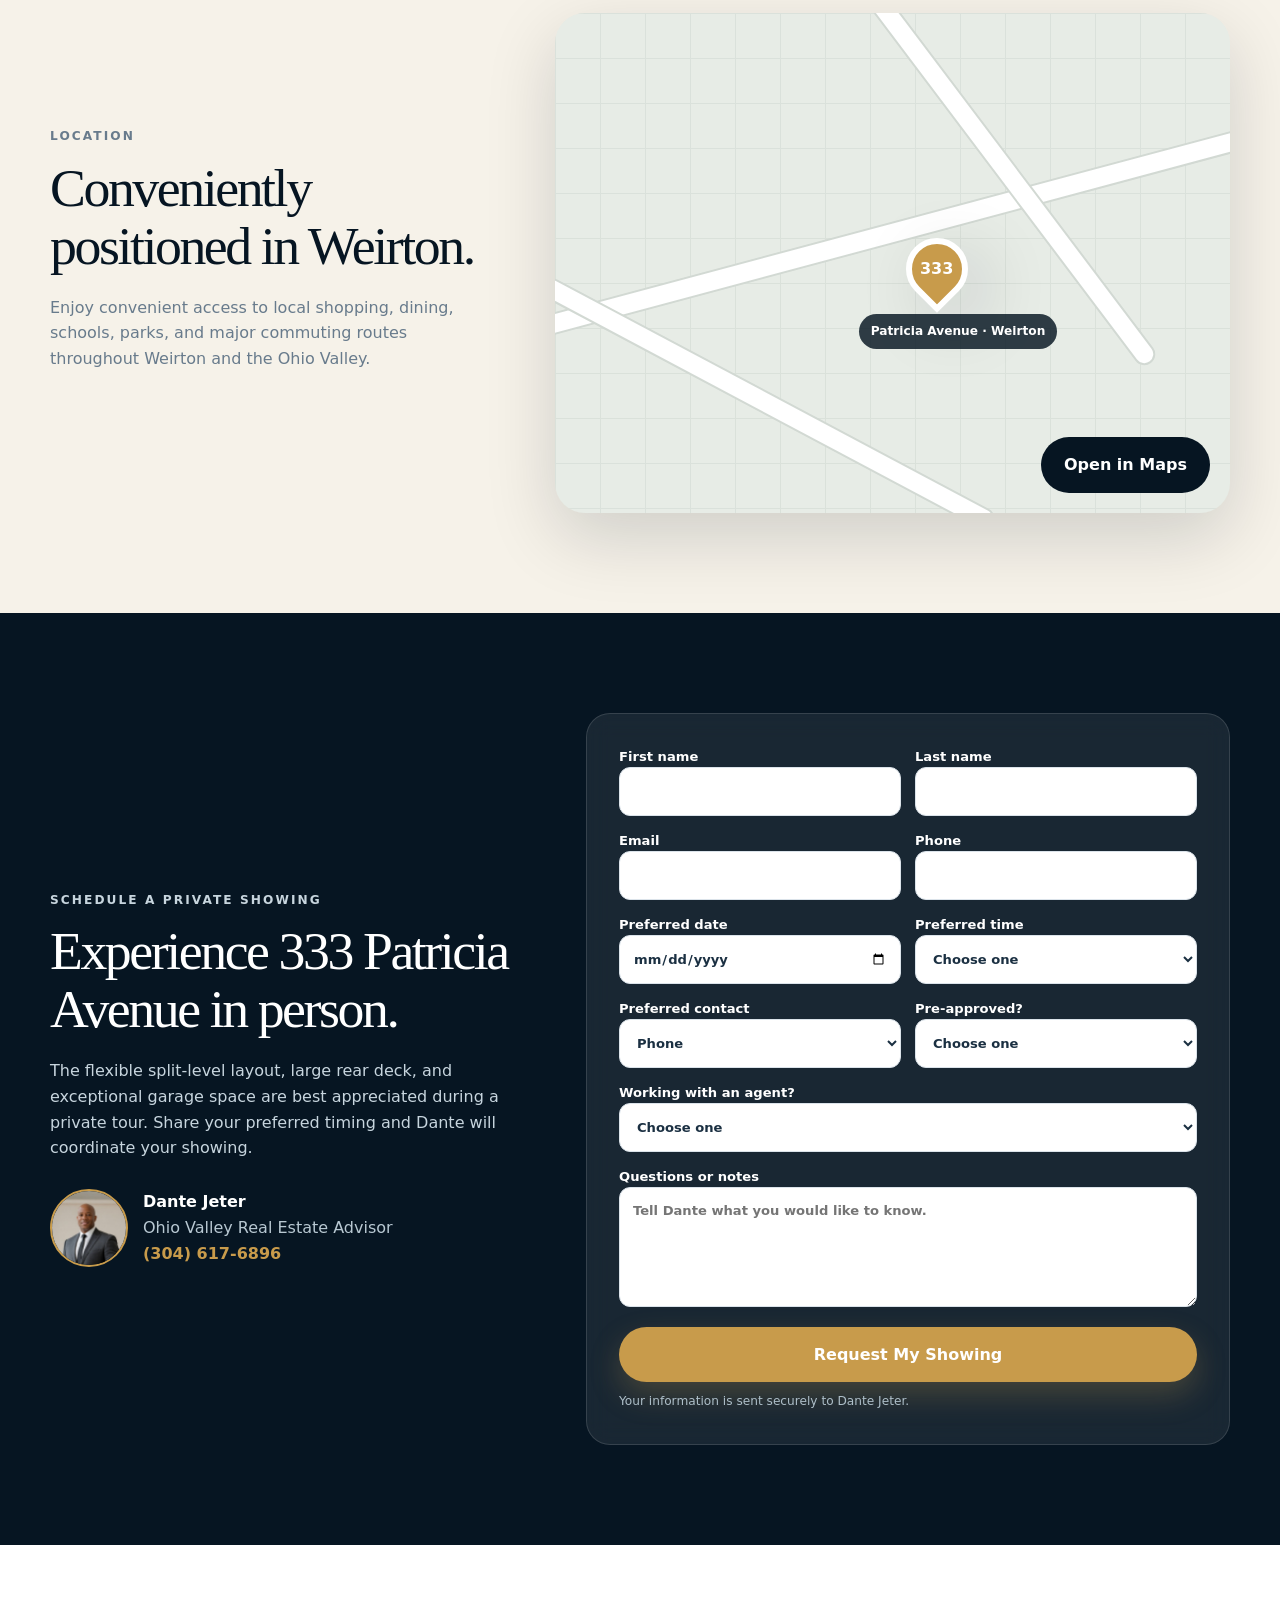
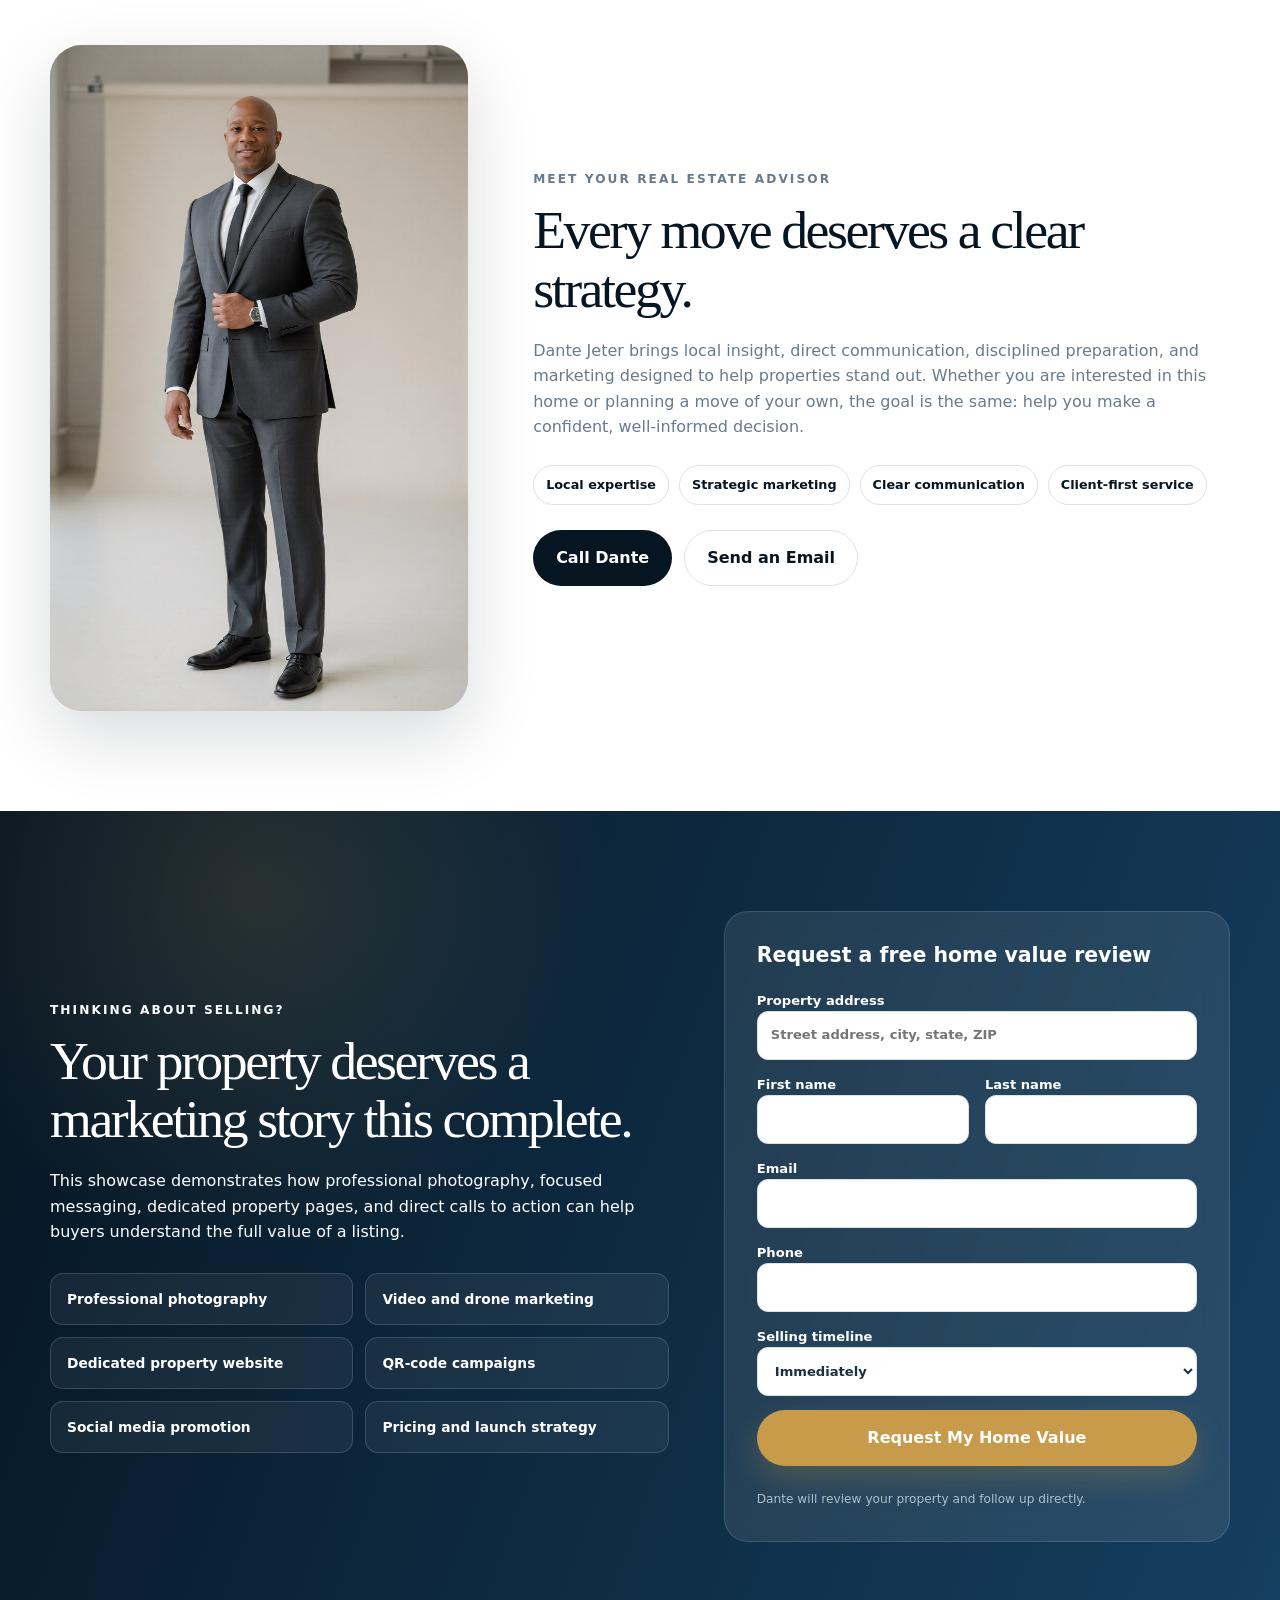
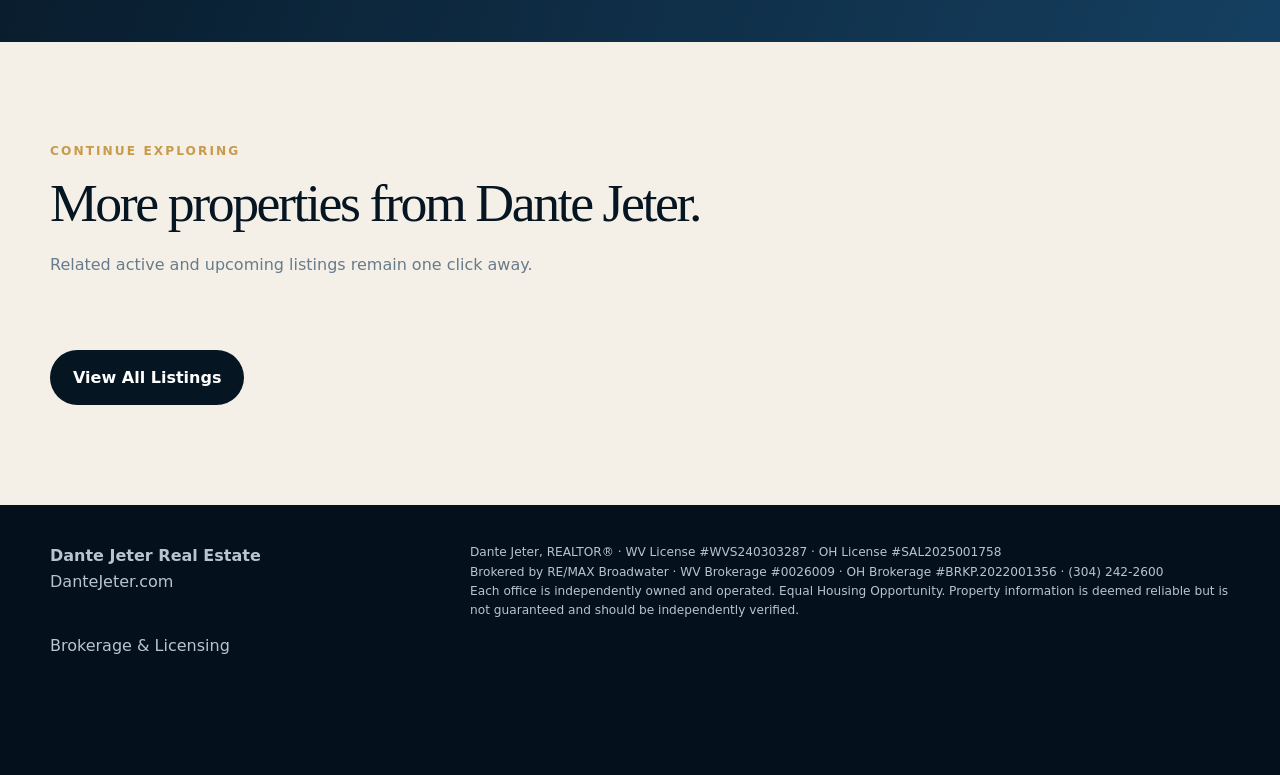
<file: 333-patricia-avenue.html>
<!DOCTYPE html>

<html lang="en">
<head>
<meta charset="utf-8"/>
<meta content="width=device-width, initial-scale=1.0" name="viewport"/>
<title>333 Patricia Avenue | Dante Jeter Property Showcase</title>
<meta content="Explore 333 Patricia Avenue in Weirton, WV: a well-maintained three-bedroom split-level home with 1.5 baths, a large rear deck, attached garage, and spacious 2.5-car detached garage." name="description"/>
<meta content="#071827" name="theme-color"/>
<link as="image" href="assets/333-patricia-avenue/hero.jpg?v=16.1" rel="preload"/>
<link href="property-showcase.css" rel="stylesheet"/>
<script defer="" src="property-333-patricia-config.js"></script>
<script defer="" src="listings-config.js"></script>
<script defer="" src="property-showcase.js"></script>
<meta content="website" property="og:type"/><meta content="333 Patricia Avenue | Dante Jeter Property Showcase" property="og:title"/><meta content="Three bedrooms, 1.5 baths, a large rear deck, and exceptional attached and detached garage space in Weirton, WV." property="og:description"/><meta content="assets/333-patricia-avenue/hero.jpg" property="og:image"/><meta content="https://dantejeter.com/333-patricia-avenue.html" property="og:url"/><meta content="summary_large_image" name="twitter:card"/><meta content="333 Patricia Avenue | Dante Jeter" name="twitter:title"/><meta content="A versatile Weirton split-level with a large rear deck and outstanding garage space." name="twitter:description"/><meta content="assets/333-patricia-avenue/hero.jpg" name="twitter:image"/><link href="https://dantejeter.com/333-patricia-avenue.html" rel="canonical"/><script type="application/ld+json">{
  "@context": "https://schema.org",
  "@graph": [
    {
      "@type": [
        "RealEstateAgent",
        "LocalBusiness"
      ],
      "name": "Dante Jeter Real Estate",
      "telephone": "+1-304-617-6896",
      "email": "dantejeterrealtor@gmail.com",
      "areaServed": [
        "Weirton, WV",
        "Northern Panhandle, WV",
        "Eastern Ohio",
        "Ohio Valley"
      ]
    },
    {
      "@type": "Residence",
      "name": "333 Patricia Avenue",
      "address": {
        "@type": "PostalAddress",
        "streetAddress": "333 Patricia Avenue",
        "addressLocality": "Weirton",
        "addressRegion": "WV",
        "addressCountry": "US"
      },
      "numberOfBedrooms": 3,
      "numberOfBathroomsTotal": 1.5,
      "image": "assets/333-patricia-avenue/hero.jpg"
    }
  ]
}</script><script defer src="site-config.js"></script><script defer src="site-config-render.js"></script></head>
<body>
<header class="site-header">
<div class="container header-inner">
<a aria-label="Return to Dante Jeter homepage" class="brand" href="index.html">
<span class="brand-photo">
<img alt="Dante Jeter" src="assets/dante-headshot-300.jpg"/>
</span>
<span>
<strong>Dante Jeter</strong>
<small>Property Showcase</small>
</span>
</a>
<nav aria-label="Primary navigation" class="desktop-nav">
<a href="#overview">Overview</a>
<a href="#gallery">Gallery</a>
<a href="#features">Features</a>
<a href="#location">Location</a>

<a class="button button-gold" href="#showing">Schedule a Showing</a>
</nav>
<button aria-expanded="false" aria-label="Open navigation" class="menu-button">
<span></span><span></span>
</button>
</div>
<nav aria-label="Mobile navigation" class="mobile-nav">
<a href="#overview">Overview</a>
<a href="#gallery">Gallery</a>
<a href="#features">Features</a>
<a href="#location">Location</a>

<a class="button button-gold" href="#showing">Schedule a Showing</a>
</nav>
</header>
<main>
<section class="property-hero" id="overview">
<div aria-label="Front exterior of 333 Patricia Avenue" class="property-hero-image" role="img"></div>
<div class="property-hero-overlay"></div>
<div class="container property-hero-content">
<div class="status-row">
<span class="status-pill" id="property-status-pill">Active</span>
<span>Weirton, West Virginia</span>
</div>
<div class="property-hero-grid">
<div>
<p class="eyebrow">Dante Jeter Property Showcase</p>
<h1>Comfortable Living. Exceptional Garage Space.</h1>
<p class="hero-location">333 Patricia Avenue · Weirton, WV</p>
<p class="hero-description">A well-maintained split-level home with flexible living spaces, a large rear deck, and outstanding attached and detached garage capacity.</p>
<div class="hero-actions">
<a class="button button-gold" href="#showing">Schedule a Showing</a>
<a class="button button-outline" href="#contact">Ask a Question</a>


</div>
</div>
<aside class="price-card">
<span>Offered at</span>
<strong>Contact Dante</strong>
<div class="facts-inline">
<div><b>3</b><span>Beds</span></div>
<div><b>1.5</b><span>Baths</span></div>
<div><b>0.18</b><span>Acres</span></div>
</div>
</aside>
</div>
</div>
</section>
<nav aria-label="Property section navigation" class="section-nav">
<div class="container section-nav-inner">
<a href="#story">The Home</a>
<a href="#gallery">Photos</a>
<a href="#features">Highlights</a>
<a href="#details">Details</a>
<a href="#location">Location</a>

<a href="#showing">Showing</a>
</div>
</nav>
<section aria-label="Property signature highlights" class="signature-highlights">
<div class="container signature-highlights-grid">
<div>
<span class="signature-icon">03</span>
<strong>Bedrooms</strong>
<small>Comfortable layout</small>
</div>
<div>
<span class="signature-icon">1.5</span>
<strong>Bathrooms</strong>
<small>Full and half bath</small>
</div>
<div>
<span class="signature-icon">Deck</span>
<strong>Outdoor Living</strong>
<small>Large rear deck</small>
</div>
<div>
<span class="signature-icon">2.5</span>
<strong>Detached Garage</strong>
<small>Vehicles or workshop</small>
</div>
<div>
<span class="signature-icon">1</span>
<strong>Attached Garage</strong>
<small>Convenient parking</small>
</div>
<div>
<span class="signature-icon">Flex</span>
<strong>Lower Level</strong>
<small>Recreation and utility space</small>
</div>
</div>
</section>
<section class="agent-trust">
<div class="container agent-trust-inner">
<img alt="Dante Jeter" src="assets/dante-headshot-300.jpg"/>
<div>
<span>Presented by</span>
<strong>Dante Jeter</strong>
<p>Local guidance, strategic marketing, and direct communication throughout your move.</p>
</div>
<a class="text-link" href="tel:+13046176896">Call (304) 617-6896 →</a>
</div>
</section>
<section class="section property-story" id="story">
<div class="container">
<div class="section-heading property-story-heading">
<p class="eyebrow">This well-maintained Weirton home offers three bedrooms, one and a half bathrooms, useful lower-level living space, and garage capacity that is increasingly difficult to find.</p>
<h2>A practical split-level with room to live, work, store, and enjoy.</h2>
<p>
            This versatile Weirton property combines a move-in-ready main residence
            with additional structures that expand how the property may be used.
          </p>
</div>
<div class="story-feature-grid">
<article class="story-feature story-feature-wide">
<span class="story-kicker">Everyday Living</span>
<h3>A comfortable layout designed for daily life.</h3>
<p>The split-level floor plan provides inviting living areas and flexibility for a variety of lifestyles, with three bedrooms and one and a half bathrooms.</p>
</article>
<article class="story-feature">
<span class="story-kicker">Outdoor Living</span>
<h3>A large rear deck expands the way you enjoy the home.</h3>
<p>Use the rear deck for outdoor dining, entertaining, or simply relaxing while overlooking the manageable yard.</p>
</article>
<article class="story-feature">
<span class="story-kicker">Garage &amp; Workshop</span>
<h3>Outstanding space for vehicles, hobbies, and storage.</h3>
<p>An attached garage and spacious 2.5-car detached garage provide ample room for vehicles, equipment, projects, or workshop use.</p>
</article>
<article class="story-feature story-feature-accent">
<span class="story-kicker">Lower-Level Flexibility</span>
<h3>Useful space beyond the main living level.</h3>
<p>The lower level includes a recreation room, dedicated laundry area, half bath, and additional utility and storage space.</p>
</article>
<article class="story-feature">
<span class="story-kicker">Practical Property</span>
<h3>Approximately 0.18 acres with manageable upkeep.</h3>
<p>The property balances useful outdoor space with a size that remains practical to maintain.</p>
</article>
<article class="story-feature">
<span class="story-kicker">Weirton Convenience</span>
<h3>Close to the places that support everyday life.</h3>
<p>The home is conveniently situated near shopping, dining, schools, parks, and major commuting routes throughout the Ohio Valley.</p>
</article>
</div>
<div class="story-closing">
<p>333 Patricia Avenue brings together a comfortable layout, flexible lower-level space, outdoor living, and exceptional garage capacity in one versatile Weirton property.</p>
<a class="button button-dark" href="#showing">Schedule Your Private Showing</a>
</div>
</div>
</section>
<section class="section section-cream" id="gallery">
<div class="container">
<div class="section-heading">
<p class="eyebrow">Photo Gallery</p>
<h2>Explore every angle.</h2>
<p>Click any image to open the full-screen gallery.</p>
</div>
<div class="gallery-grid" id="property-gallery"><button aria-label="Open photo: Front exterior" class="gallery-item gallery-item-large" data-gallery-index="0" type="button"><img alt="Front exterior" decoding="async" loading="eager" src="assets/333-patricia-avenue/photo-01.jpg?v=16.1"/></button><button aria-label="Open photo: Front exterior angle" class="gallery-item" data-gallery-index="1" type="button"><img alt="Front exterior angle" decoding="async" loading="lazy" src="assets/333-patricia-avenue/photo-02.jpg?v=16.1"/></button><button aria-label="Open photo: Covered front entry" class="gallery-item" data-gallery-index="2" type="button"><img alt="Covered front entry" decoding="async" loading="lazy" src="assets/333-patricia-avenue/photo-03.jpg?v=16.1"/></button><button aria-label="Open photo: Living room" class="gallery-item" data-gallery-index="3" type="button"><img alt="Living room" decoding="async" loading="lazy" src="assets/333-patricia-avenue/photo-04.jpg?v=16.1"/></button><button aria-label="Open photo: Living room alternate view" class="gallery-item" data-gallery-index="4" type="button"><img alt="Living room alternate view" decoding="async" loading="lazy" src="assets/333-patricia-avenue/photo-05.jpg?v=16.1"/></button><button aria-label="Open photo: Dining room" class="gallery-item" data-gallery-index="5" type="button"><img alt="Dining room" decoding="async" loading="lazy" src="assets/333-patricia-avenue/photo-06.jpg?v=16.1"/></button><button aria-label="Open photo: Dining area and kitchen" class="gallery-item" data-gallery-index="6" type="button"><img alt="Dining area and kitchen" decoding="async" loading="lazy" src="assets/333-patricia-avenue/photo-07.jpg?v=16.1"/></button><button aria-label="Open photo: Kitchen" class="gallery-item" data-gallery-index="7" type="button"><img alt="Kitchen" decoding="async" loading="lazy" src="assets/333-patricia-avenue/photo-08.jpg?v=16.1"/></button><button aria-label="Open photo: Upper hallway and entry" class="gallery-item" data-gallery-index="8" type="button"><img alt="Upper hallway and entry" decoding="async" loading="lazy" src="assets/333-patricia-avenue/photo-09.jpg?v=16.1"/></button><button aria-label="Open photo: Full bathroom" class="gallery-item" data-gallery-index="9" type="button"><img alt="Full bathroom" decoding="async" loading="lazy" src="assets/333-patricia-avenue/photo-10.jpg?v=16.1"/></button><button aria-label="Open photo: Bedroom with double closet" class="gallery-item" data-gallery-index="10" type="button"><img alt="Bedroom with double closet" decoding="async" loading="lazy" src="assets/333-patricia-avenue/photo-11.jpg?v=16.1"/></button><button aria-label="Open photo: Bedroom with blue carpet" class="gallery-item" data-gallery-index="11" type="button"><img alt="Bedroom with blue carpet" decoding="async" loading="lazy" src="assets/333-patricia-avenue/photo-12.jpg?v=16.1"/></button><button aria-label="Open photo: Lower-level recreation room" class="gallery-item" data-gallery-index="12" type="button"><img alt="Lower-level recreation room" decoding="async" loading="lazy" src="assets/333-patricia-avenue/photo-13.jpg?v=16.1"/></button><button aria-label="Open photo: Rear and side exterior" class="gallery-item" data-gallery-index="13" type="button"><img alt="Rear and side exterior" decoding="async" loading="lazy" src="assets/333-patricia-avenue/photo-14.jpg?v=16.1"/></button><button aria-label="Open photo: Large rear deck" class="gallery-item" data-gallery-index="14" type="button"><img alt="Large rear deck" decoding="async" loading="lazy" src="assets/333-patricia-avenue/photo-15.jpg?v=16.1"/></button><button aria-label="Open photo: Detached garage" class="gallery-item" data-gallery-index="15" type="button"><img alt="Detached garage" decoding="async" loading="lazy" src="assets/333-patricia-avenue/photo-16.jpg?v=16.1"/></button><button aria-label="Open photo: Front exterior at dusk" class="gallery-item" data-gallery-index="16" type="button"><img alt="Front exterior at dusk" decoding="async" loading="lazy" src="assets/333-patricia-avenue/photo-17.jpg?v=16.1"/></button></div>
<div class="gallery-actions">
<button class="button button-dark" data-open-gallery="">View All Photos</button>
<a class="button button-light" href="#showing">See It in Person</a>
</div>
</div>
</section>
<section class="section" id="features">
<div class="container">
<div class="section-heading">
<p class="eyebrow">The property’s strongest advantages are its flexible layout, outdoor deck, and uncommon combination of attached and detached garage space.</p>
<h2>A versatile home with practical features inside and out.</h2>
<p>
            The strongest value of 333 Patricia Avenue is its combination of residential
            comfort, useful secondary structures, and potential flexibility.
          </p>
</div>
<div class="feature-grid">
<article>
<span>01</span>
<h3>Three Bedrooms</h3>
<p>Comfortable sleeping spaces that support a variety of household needs.</p>
</article>
<article>
<span>02</span>
<h3>One and a Half Baths</h3>
<p>A full bathroom plus a convenient lower-level half bath.</p>
</article>
<article>
<span>03</span>
<h3>Large Rear Deck</h3>
<p>Outdoor space for dining, gatherings, or quiet relaxation.</p>
</article>
<article>
<span>04</span>
<h3>Attached Garage</h3>
<p>Convenient covered parking with direct access to the home.</p>
</article>
<article>
<span>05</span>
<h3>2.5-Car Detached Garage</h3>
<p>Substantial room for vehicles, storage, hobbies, equipment, or workshop use.</p>
</article>
<article>
<span>06</span>
<h3>Dedicated Laundry &amp; Recreation Space</h3>
<p>A functional lower level with laundry, utility, storage, and recreation areas.</p>
</article>
</div>
</div>
</section>
<section class="section section-navy" id="details">
<div class="container details-layout">
<div>
<p class="eyebrow">Property Details</p>
<h2>At a glance.</h2>
<p class="details-intro">Property information below reflects the details provided for this listing. Buyers should independently verify all measurements and material facts.</p>
</div>
<dl class="details-grid" id="property-at-a-glance">
<div><dt>Bedrooms</dt><dd data-property-field="beds">3</dd></div>
<div><dt>Bathrooms</dt><dd data-property-field="baths">1.5</dd></div>
<div><dt>Lot Size</dt><dd data-property-field="acres" data-property-format="acres">Approximately 0.18 acres</dd></div>
<div><dt>Home Style</dt><dd data-property-field="style">Split-level</dd></div>
<div><dt>Attached Garage</dt><dd data-property-field="attachedGarage">1-car</dd></div>
<div><dt>Detached Garage</dt><dd data-property-field="detachedGarage">Approximately 2.5-car</dd></div>
<div><dt>Outdoor Space</dt><dd data-property-field="outdoorSpace">Large rear deck</dd></div>
<div><dt>Laundry</dt><dd data-property-field="laundry">Dedicated laundry area</dd></div>
<div><dt>Property Type</dt><dd data-property-field="propertyType">Single-family residence</dd></div>
<div><dt>Location</dt><dd data-property-field="locationLabel">Weirton, West Virginia</dd></div>
<div><dt>Price</dt><dd data-property-field="price">$139,000</dd></div>
<div><dt>MLS Number</dt><dd data-property-field="mls">5229159</dd></div>
</dl>
</div>
</section>

<section class="section section-cream" id="location">
<div class="container location-grid">
<div>
<p class="eyebrow">Location</p>
<h2>Conveniently positioned in Weirton.</h2>
<p>Enjoy convenient access to local shopping, dining, schools, parks, and major commuting routes throughout Weirton and the Ohio Valley.</p>
<div class="nearby-grid">




</div>
</div>
<div class="map-card">
<div class="map-grid-lines"></div>
<div class="map-road road-one"></div>
<div class="map-road road-two"></div>
<div class="map-road road-three"></div>
<div class="map-pin">
<span>333</span>
</div>
<div class="map-label">Patricia Avenue · Weirton</div>
<a class="button button-dark map-button" href="https://www.google.com/maps/search/?api=1&amp;query=333+Patricia+Avenue+Weirton+WV" rel="noopener" target="_blank">Open in Maps</a>
</div>
</div>
</section>

<section class="section section-navy" id="showing">
<div class="container showing-grid">
<div>
<p class="eyebrow">Schedule a Private Showing</p>
<h2>Experience 333 Patricia Avenue in person.</h2>
<p>The flexible split-level layout, large rear deck, and exceptional garage space are best appreciated during a private tour. Share your preferred timing and Dante will coordinate your showing.</p>
<div class="showing-agent">
<img alt="Dante Jeter" src="assets/dante-headshot-300.jpg"/>
<div>
<strong>Dante Jeter</strong>
<span>Ohio Valley Real Estate Advisor</span>
<a href="tel:+13046176896">(304) 617-6896</a>
</div>
</div>
</div>
<form action="https://formspree.io/f/xnjevznr" class="lead-form js-lead-form" data-form-type="Showing Request" data-listing-id="333-patricia-avenue" data-property-address="333 Patricia Avenue, Weirton, WV" method="POST" novalidate=""><div class="form-grid">
<label>First name<input autocomplete="given-name" name="firstName" required=""/></label>
<label>Last name<input autocomplete="family-name" name="lastName" required=""/></label>
<label>Email<input autocomplete="email" name="email" required="" type="email"/></label>
<label>Phone<input autocomplete="tel" name="phone" required="" type="tel"/></label>
<label>Preferred date<input name="preferredShowingDate" required="" type="date"/></label>
<label>Preferred time<select name="preferredShowingTime" required=""><option value="">Choose one</option><option>Morning</option><option>Afternoon</option><option>Evening</option></select></label>
<label>Preferred contact<select name="preferredContactMethod"><option>Phone</option><option>Email</option><option>Text</option></select></label>
<label>Pre-approved?<select name="preApproved"><option value="">Choose one</option><option>Yes</option><option>No</option><option>In progress</option></select></label>
<label class="full-field">Working with an agent?<select name="workingWithAgent"><option value="">Choose one</option><option>Yes</option><option>No</option></select></label>
<label class="full-field">Questions or notes<textarea name="message" placeholder="Tell Dante what you would like to know."></textarea></label>
<div class="full-field"><button class="button button-gold button-full" type="submit"><span class="button-label">Request My Showing</span><span aria-hidden="true" class="button-spinner"></span></button><p aria-live="polite" class="form-message" role="status">Your information is sent securely to Dante Jeter.</p></div>
</div></form>
</div>
</section>
<section class="section" id="agent">
<div class="container agent-profile">
<div class="agent-profile-photo">
<img alt="Dante Jeter in professional attire" src="assets/dante-full-body.jpg"/>
</div>
<div>
<p class="eyebrow">Meet Your Real Estate Advisor</p>
<h2>Every move deserves a clear strategy.</h2>
<p>
            Dante Jeter brings local insight, direct communication, disciplined
            preparation, and marketing designed to help properties stand out.
            Whether you are interested in this home or planning a move of your own,
            the goal is the same: help you make a confident, well-informed decision.
          </p>
<div class="agent-values">
<span>Local expertise</span>
<span>Strategic marketing</span>
<span>Clear communication</span>
<span>Client-first service</span>
</div>
<div class="agent-actions">
<a class="button button-dark" href="tel:+13046176896">Call Dante</a>
<a class="button button-light" href="mailto:dantejeterrealtor@gmail.com?subject=Real%20Estate%20Inquiry%20for%20Dante%20Jeter&amp;body=Hello%20Dante%2C%0A%0AI%27m%20reaching%20out%20from%20your%20website.%0A%0A">Send an Email</a>
</div>
</div>
</div>
</section>
<section class="seller-cta" id="contact">
<div class="container seller-cta-grid">
<div>
<p class="eyebrow">Thinking About Selling?</p>
<h2>Your property deserves a marketing story this complete.</h2>
<p>
            This showcase demonstrates how professional photography, focused messaging,
            dedicated property pages, and direct calls to action can help buyers
            understand the full value of a listing.
          </p>
<div class="seller-services">
<span>Professional photography</span>
<span>Video and drone marketing</span>
<span>Dedicated property website</span>
<span>QR-code campaigns</span>
<span>Social media promotion</span>
<span>Pricing and launch strategy</span>
</div>
</div>
<form action="https://formspree.io/f/xnjevznr" class="seller-form js-lead-form" data-form-type="Home Value Request" data-listing-id="home-value" data-property-address="Seller Property" method="POST" novalidate=""><h3>Request a free home value review</h3>
<label>Property address<input autocomplete="street-address" name="propertyAddress" placeholder="Street address, city, state, ZIP" required=""/></label>
<div class="form-split"><label>First name<input autocomplete="given-name" name="firstName" required=""/></label><label>Last name<input autocomplete="family-name" name="lastName" required=""/></label></div>
<label>Email<input autocomplete="email" name="email" required="" type="email"/></label>
<label>Phone<input autocomplete="tel" name="phone" required="" type="tel"/></label>
<label>Selling timeline<select name="message"><option>Immediately</option><option>Within 3 months</option><option>3–6 months</option><option>6–12 months</option><option>Researching options</option></select></label>
<button class="button button-gold button-full" type="submit"><span class="button-label">Request My Home Value</span><span aria-hidden="true" class="button-spinner"></span></button><p aria-live="polite" class="form-message" role="status">Dante will review your property and follow up directly.</p></form>
</div>
</section>
<section class="section related-properties" id="related-properties"><div class="container"><div class="section-heading"><p class="eyebrow">Continue Exploring</p><h2>More properties from Dante Jeter.</h2><p>Related active and upcoming listings remain one click away.</p></div><div class="related-grid" id="related-listings"></div><a class="button button-dark" href="listings.html">View All Listings</a></div></section>
</main>
<footer>
<div class="container footer-grid">
<div>
<strong>Dante Jeter Real Estate</strong>
<span>DanteJeter.com</span>
</div>
<p>Dante Jeter, REALTOR® · WV License #WVS240303287 · OH License #SAL2025001758<br/>Brokered by RE/MAX Broadwater · WV Brokerage #0026009 · OH Brokerage #BRKP.2022001356 · (304) 242-2600<br/>Each office is independently owned and operated. Equal Housing Opportunity. Property information is deemed reliable but is not guaranteed and should be independently verified.</p>
</div>
<p class="container"><a href="brokerage-licensing.html">Brokerage &amp; Licensing</a></p></footer>
<nav aria-label="Quick property actions" class="quick-actions">
<a href="tel:+13046176896">Call</a>
<a href="sms:+13046176896">Text</a>
<a class="quick-primary" href="#showing">Showing</a>

</nav>
<dialog class="lightbox" id="lightbox">
<button aria-label="Close gallery" class="lightbox-close">×</button>
<button aria-label="Previous image" class="lightbox-arrow lightbox-prev">‹</button>
<figure>
<img alt="" id="lightbox-image"/>
<figcaption id="lightbox-caption"></figcaption>
</figure>
<button aria-label="Next image" class="lightbox-arrow lightbox-next">›</button>
</dialog>
</body>
</html>
</file>
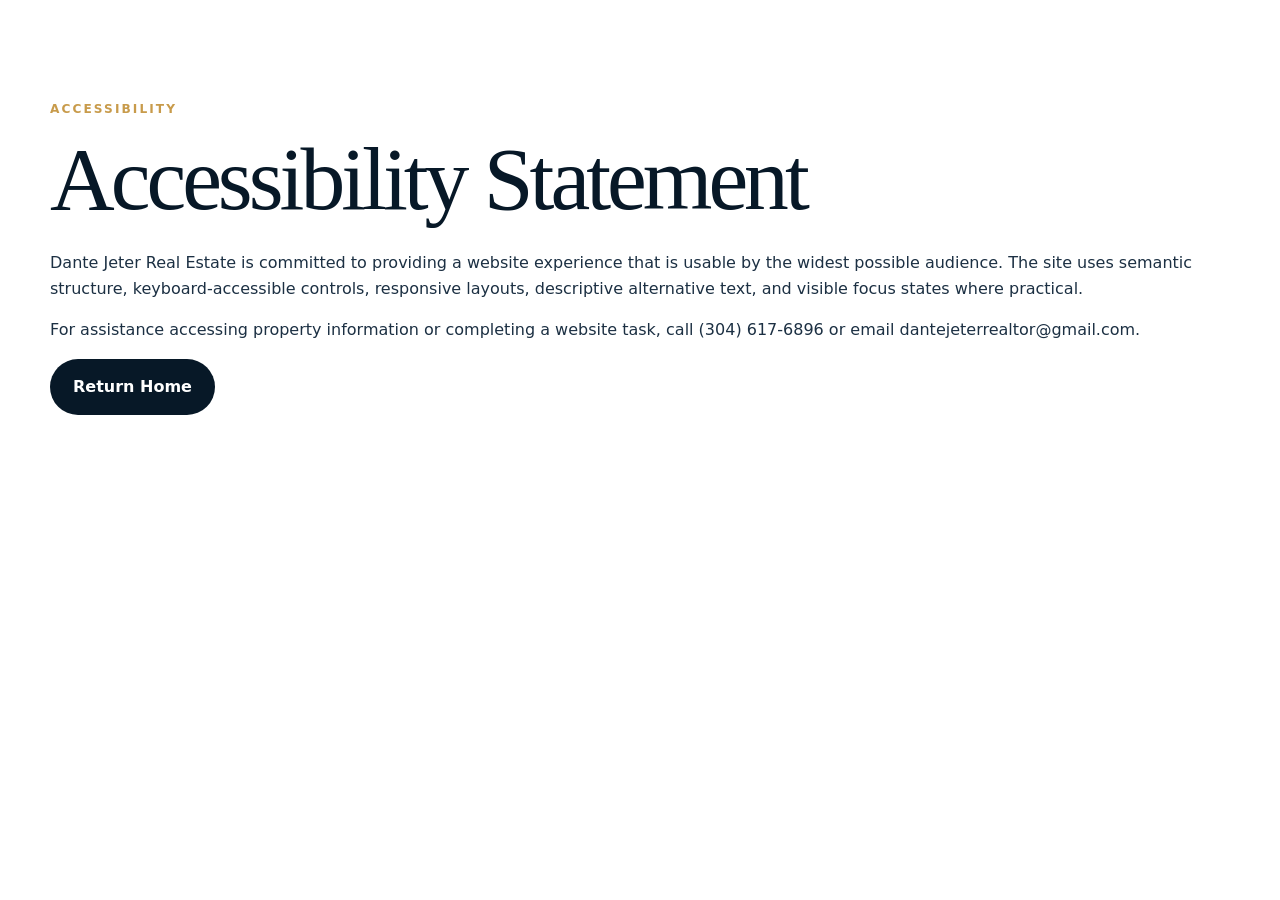
<file: accessibility.html>
<!doctype html><html lang="en"><head><meta charset="utf-8"><meta name="viewport" content="width=device-width,initial-scale=1"><title>Accessibility | Dante Jeter Real Estate</title><link rel="stylesheet" href="styles.css"></head><body><main class="section"><div class="container"><p class="eyebrow">Accessibility</p><h1>Accessibility Statement</h1><p>Dante Jeter Real Estate is committed to providing a website experience that is usable by the widest possible audience. The site uses semantic structure, keyboard-accessible controls, responsive layouts, descriptive alternative text, and visible focus states where practical.</p><p>For assistance accessing property information or completing a website task, call <a href="tel:+13046176896">(304) 617-6896</a> or email <a href="mailto:dantejeterrealtor@gmail.com?subject=Real%20Estate%20Inquiry%20for%20Dante%20Jeter&body=Hello%20Dante%2C%0A%0AI%27m%20reaching%20out%20from%20your%20website.%0A%0A">dantejeterrealtor@gmail.com</a>.</p><p><a class="button button--dark" href="index.html">Return Home</a></p></div></main></body></html>
</file>
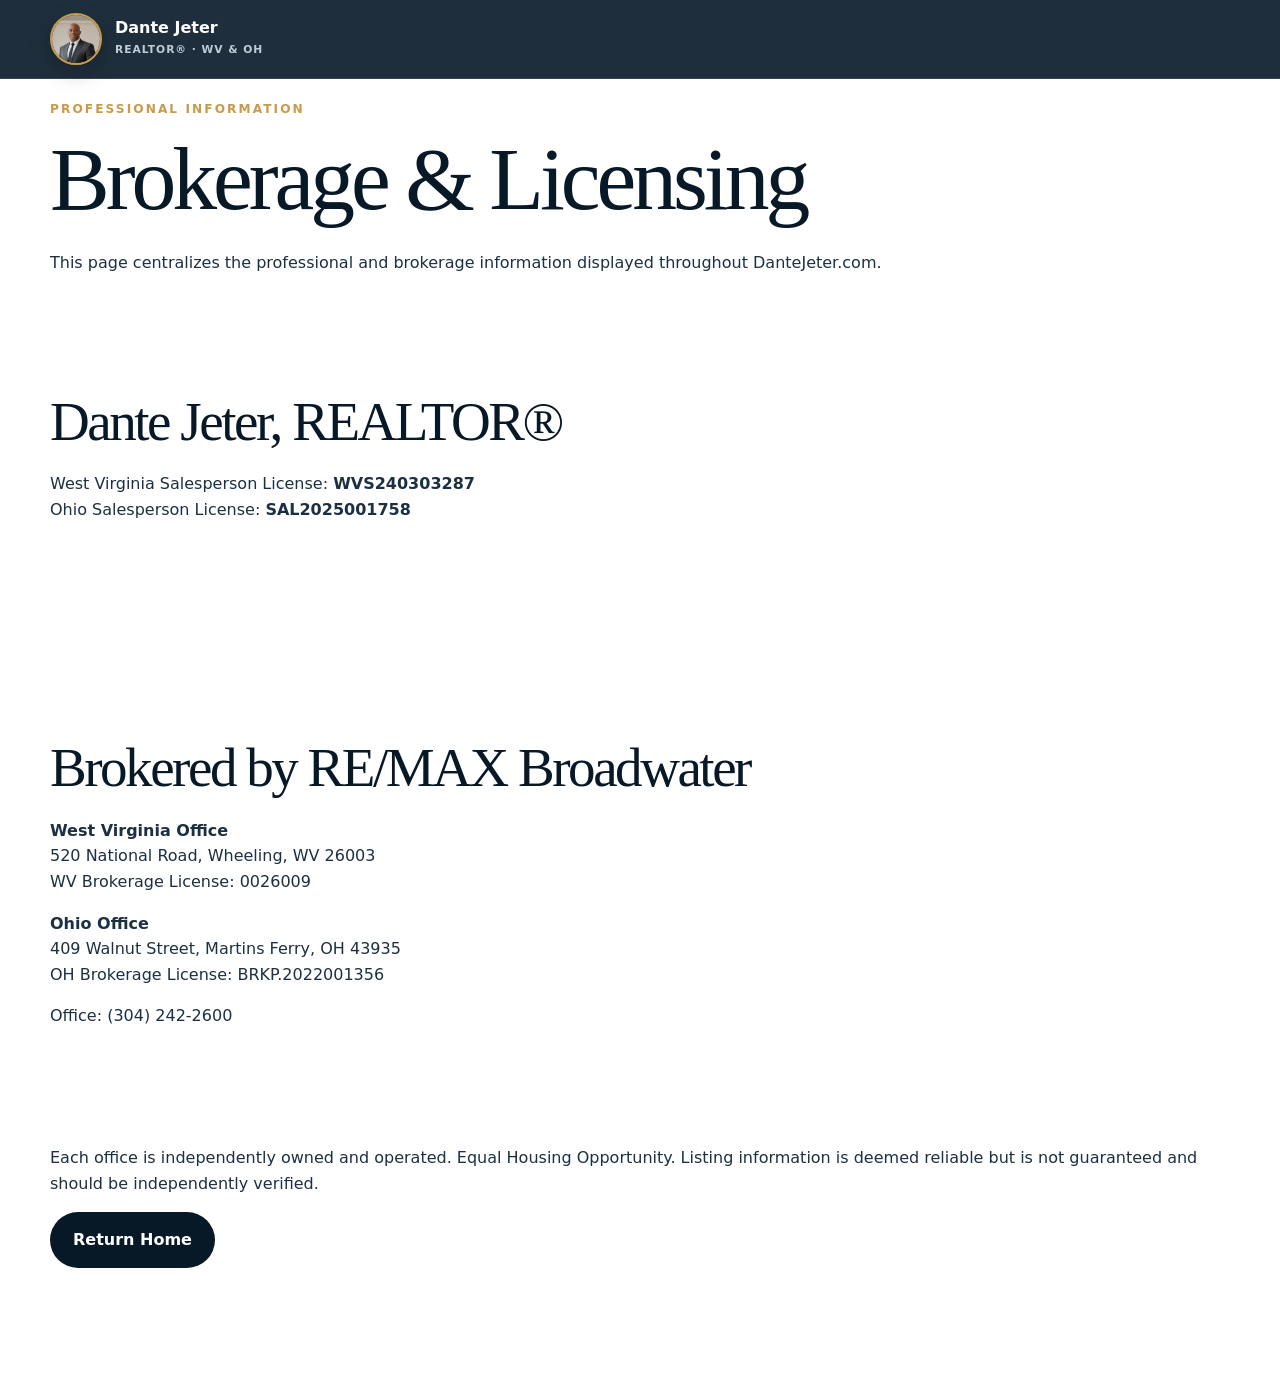
<file: brokerage-licensing.html>
<!doctype html>
<html lang="en"><head><meta charset="utf-8"><meta name="viewport" content="width=device-width,initial-scale=1">
<title>Brokerage & Licensing | Dante Jeter Real Estate</title><meta name="description" content="Brokerage, office, and real estate licensing information for Dante Jeter and RE/MAX Broadwater.">
<link rel="stylesheet" href="styles.css"><script defer src="site-config.js"></script><script defer src="site-config-render.js"></script></head>
<body><header class="site-header"><div class="container navigation"><a class="brand" href="index.html"><span class="brand__photo"><img src="assets/dante-headshot-300.jpg" alt="Dante Jeter"></span><span class="brand__text"><strong>Dante Jeter</strong><small>REALTOR® · WV &amp; OH</small></span></a></div></header>
<main class="section"><div class="container"><p class="eyebrow">Professional Information</p><h1>Brokerage &amp; Licensing</h1><p>This page centralizes the professional and brokerage information displayed throughout DanteJeter.com.</p>
<section class="section"><h2>Dante Jeter, REALTOR®</h2><p>West Virginia Salesperson License: <strong data-site-field="agent.licenses.westVirginia">WVS240303287</strong><br>Ohio Salesperson License: <strong data-site-field="agent.licenses.ohio">SAL2025001758</strong></p></section>
<section class="section"><h2>Brokered by RE/MAX Broadwater</h2><p><strong>West Virginia Office</strong><br><span data-site-field="brokerage.offices.westVirginia">520 National Road, Wheeling, WV 26003</span><br>WV Brokerage License: <span data-site-field="brokerage.licenses.westVirginia">0026009</span></p><p><strong>Ohio Office</strong><br><span data-site-field="brokerage.offices.ohio">409 Walnut Street, Martins Ferry, OH 43935</span><br>OH Brokerage License: <span data-site-field="brokerage.licenses.ohio">BRKP.2022001356</span></p><p>Office: <a href="tel:+13042422600" data-site-field="brokerage.phone">(304) 242-2600</a></p></section>
<p>Each office is independently owned and operated. Equal Housing Opportunity. Listing information is deemed reliable but is not guaranteed and should be independently verified.</p>
<p><a class="button button--dark" href="index.html">Return Home</a></p></div></main></body></html>
</file>
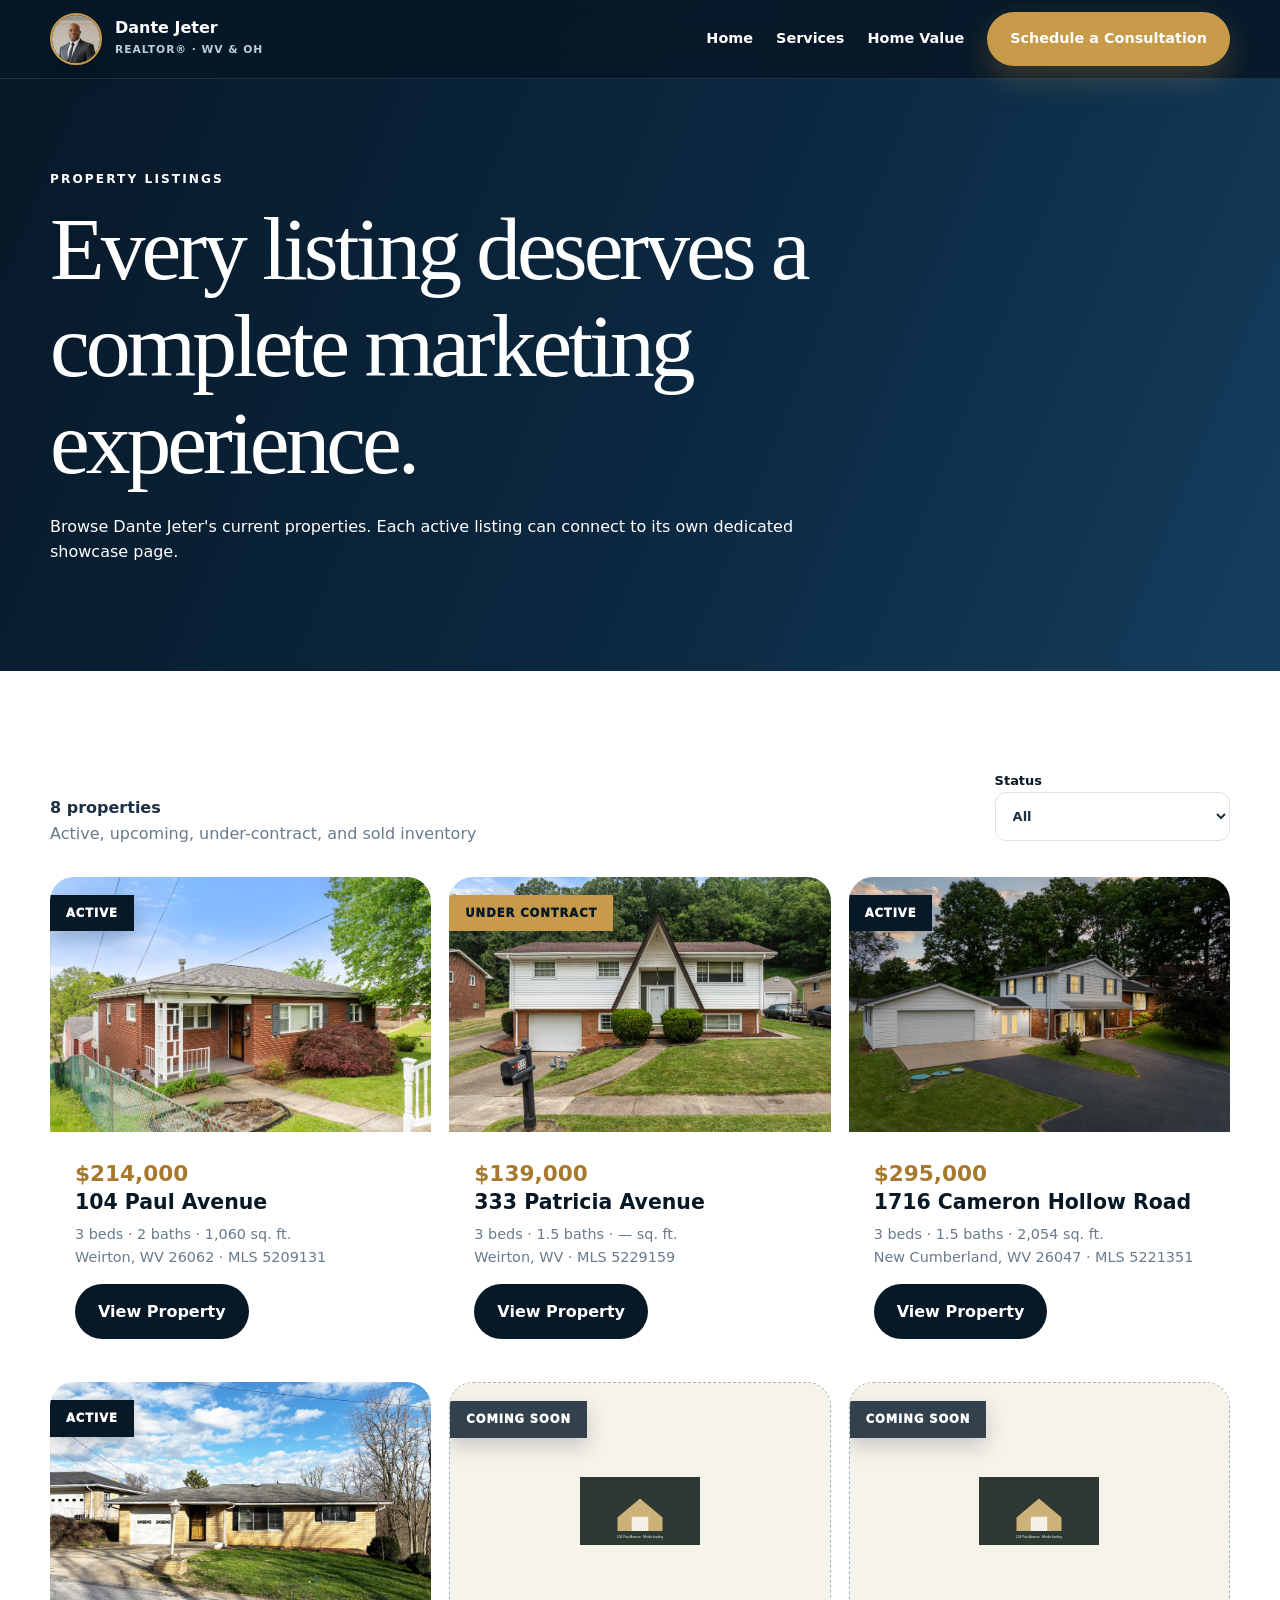
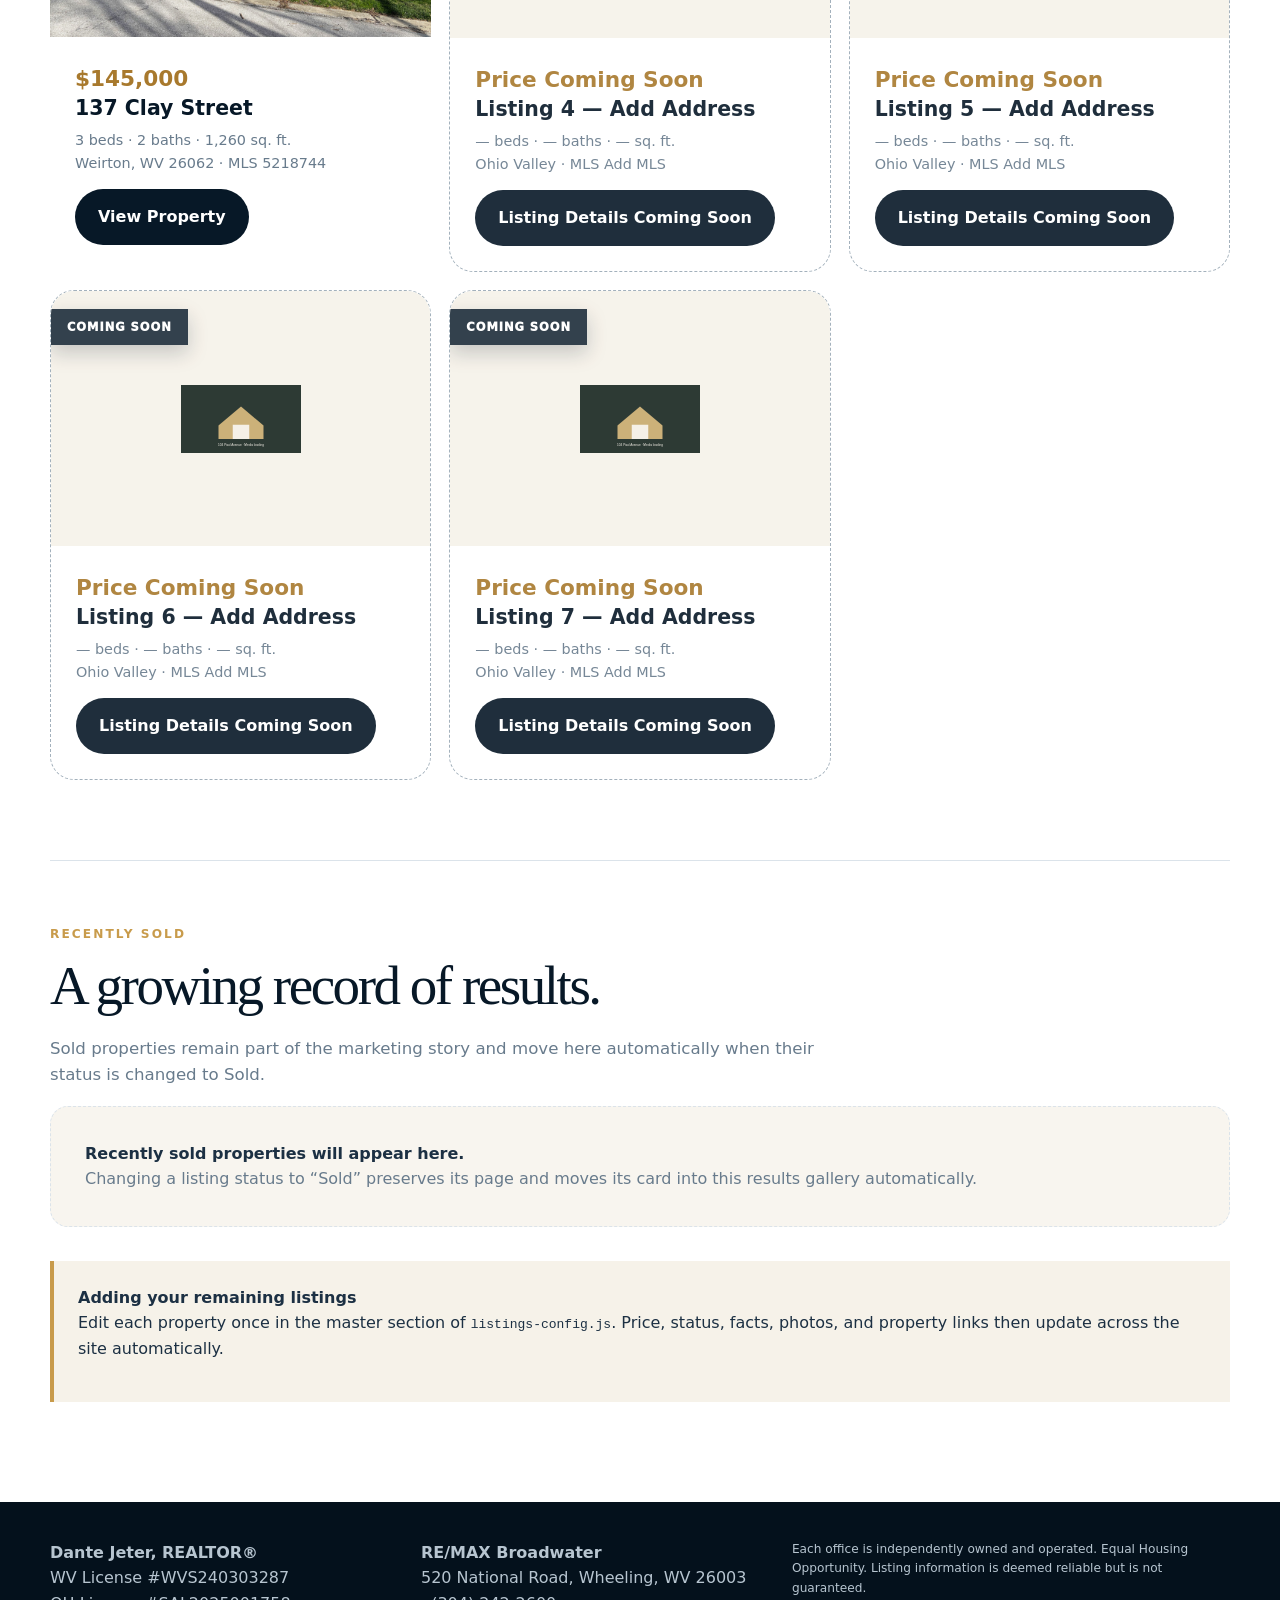
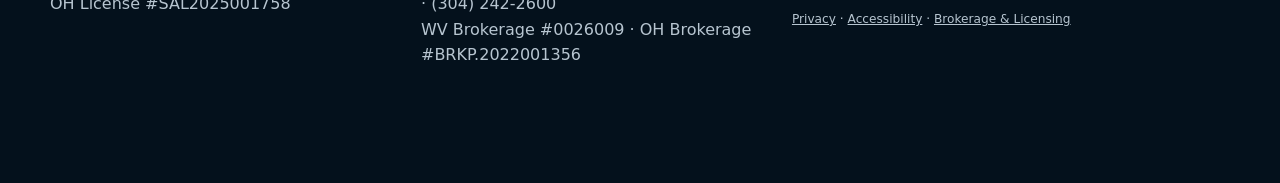
<file: listings.html>
<!DOCTYPE html><html lang="en"><head><meta charset="utf-8"><meta name="viewport" content="width=device-width,initial-scale=1"><title>Dante Jeter Listings | Ohio Valley Real Estate</title><meta name="description" content="Explore current property listings represented by Dante Jeter throughout West Virginia, Eastern Ohio, and the Ohio Valley."><link rel="stylesheet" href="styles.css"><link rel="stylesheet" href="listings.css"><script defer src="listings-config.js"></script><script defer src="listings.js"></script><script defer src="site-config.js"></script><script defer src="site-config-render.js"></script></head><body><header class="site-header"><div class="container navigation"><a class="brand" href="index.html"><span class="brand__photo"><img src="assets/dante-headshot-300.jpg" alt="Dante Jeter"></span><span class="brand__text"><strong>Dante Jeter</strong><small>REALTOR® · WV &amp; OH</small></span></a><nav class="desktop-nav"><a href="index.html">Home</a><a href="index.html#services">Services</a><a href="index.html#home-value">Home Value</a><a class="button button--gold" href="index.html#contact">Schedule a Consultation</a></nav></div></header><main><section class="listings-hero"><div class="container"><p class="eyebrow">Property Listings</p><h1>Every listing deserves a complete marketing experience.</h1><p>Browse Dante Jeter's current properties. Each active listing can connect to its own dedicated showcase page.</p></div></section><section class="section"><div class="container"><div class="listing-toolbar"><div><strong id="listing-count">0 properties</strong><span>Active, upcoming, under-contract, and sold inventory</span></div><label>Status<select id="status-filter"><option value="all">All</option><option value="Active">Active</option><option value="Coming Soon">Coming Soon</option><option value="Price Improvement">Price Improvement</option><option value="Under Contract">Under Contract</option><option value="Pending">Pending</option><option value="Sold">Sold</option></select></label></div><div class="property-grid listings-grid" id="listings-grid"></div><section class="sold-section" id="recently-sold"><div class="section-heading"><p class="eyebrow">Recently Sold</p><h2>A growing record of results.</h2><p>Sold properties remain part of the marketing story and move here automatically when their status is changed to Sold.</p></div><div class="property-grid listings-grid" id="sold-grid"></div></section><div class="viz-callout listings-note"><strong>Adding your remaining listings</strong><p>Edit each property once in the master section of <code>listings-config.js</code>. Price, status, facts, photos, and property links then update across the site automatically.</p></div></div></section></main><footer class="footer"><div class="container compliance-grid"><div><strong>Dante Jeter, REALTOR®</strong><p>WV License #WVS240303287<br>OH License #SAL2025001758</p></div><div><strong>RE/MAX Broadwater</strong><p><span data-site-field="brokerage.offices.westVirginia">520 National Road, Wheeling, WV 26003</span> · (304) 242-2600<br>WV Brokerage #0026009 · OH Brokerage #BRKP.2022001356</p></div><div class="footer-disclosure"><p>Each office is independently owned and operated. Equal Housing Opportunity. Listing information is deemed reliable but is not guaranteed.</p><p><a href="privacy.html">Privacy</a> · <a href="accessibility.html">Accessibility</a> · <a href="brokerage-licensing.html">Brokerage &amp; Licensing</a></p></div></div></footer></body></html>
</file>
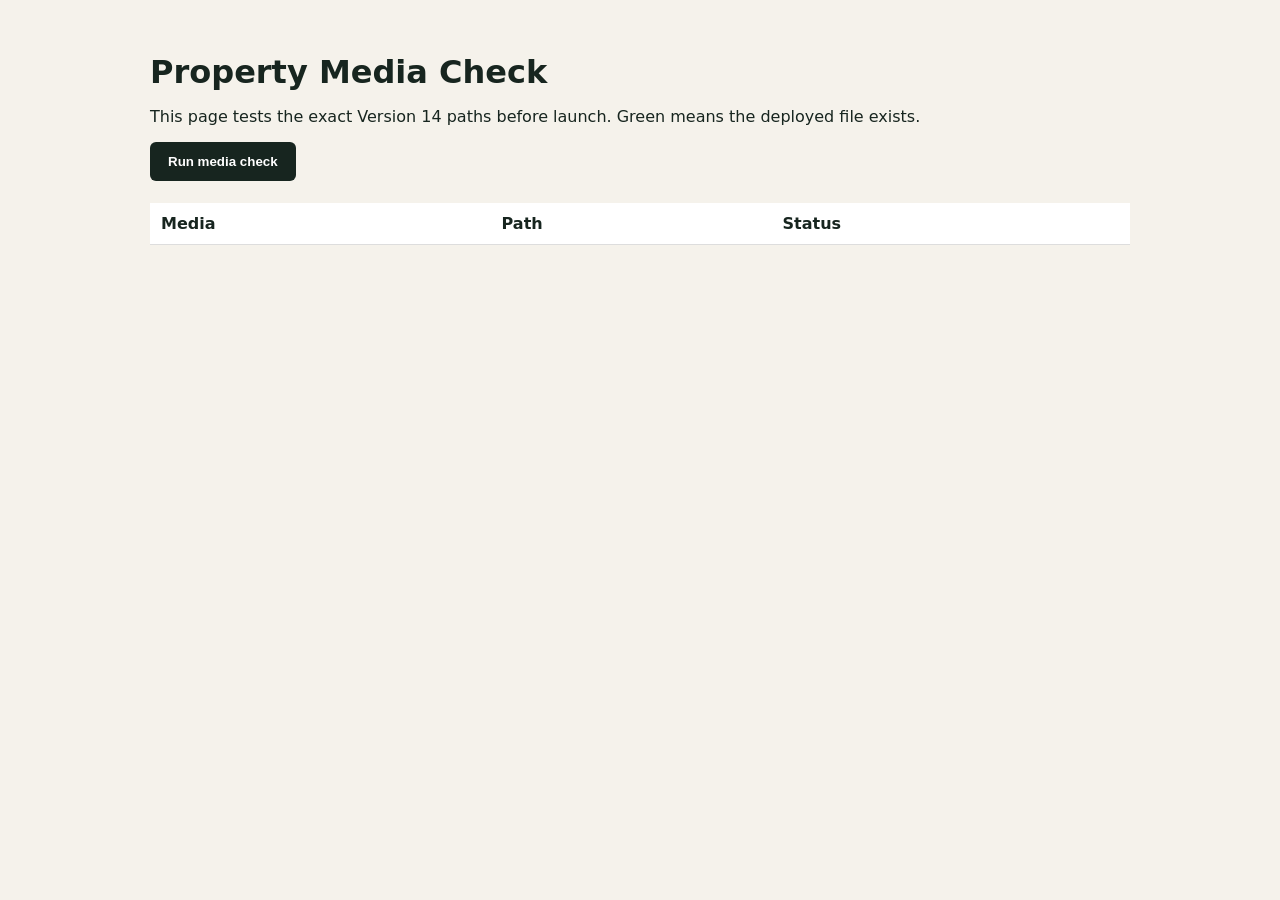
<file: media-check.html>
<!doctype html><html lang="en"><head><meta charset="utf-8"><meta name="viewport" content="width=device-width,initial-scale=1"><title>Version 14 Media Check</title><style>body{font-family:system-ui;margin:0;background:#f5f2eb;color:#17251f}main{max-width:980px;margin:auto;padding:32px 20px}h1{margin-bottom:6px}button{padding:12px 18px;border:0;border-radius:6px;background:#17251f;color:white;font-weight:700}table{width:100%;border-collapse:collapse;margin-top:22px;background:white}th,td{padding:11px;border-bottom:1px solid #ddd;text-align:left;word-break:break-all}.ok{color:#08752d;font-weight:800}.bad{color:#b00020;font-weight:800}code{background:#eee;padding:2px 5px}</style><script defer src="property-config.js"></script></head><body><main><h1>Property Media Check</h1><p>This page tests the exact Version 14 paths before launch. Green means the deployed file exists.</p><button id="run">Run media check</button><table><thead><tr><th>Media</th><th>Path</th><th>Status</th></tr></thead><tbody id="results"></tbody></table></main><script>
const tbody=document.getElementById('results');
async function test(label,path,type){const tr=document.createElement('tr');tr.innerHTML=`<td>${label}</td><td><code>${path}</code></td><td>Checking…</td>`;tbody.appendChild(tr);try{const opts=type==='video'?{headers:{Range:'bytes=0-1023'}}:{};const r=await fetch(path,opts);const ok=r.ok||r.status===206;tr.lastElementChild.textContent=ok?`OK (${r.status})`:`Missing (${r.status})`;tr.lastElementChild.className=ok?'ok':'bad'}catch(e){tr.lastElementChild.textContent='Failed';tr.lastElementChild.className='bad'}}
async function run(){tbody.innerHTML='';const p=window.PROPERTY_DATA;const v=f=>`${p.assetBase}/${f}?v=${p.version}`;await test('Hero',v(p.hero),'image');for(const photo of p.photos)await test(photo.alt,v(photo.file),'image');await test('Video poster',v(p.videoPoster),'image');await test('Walkthrough',v(p.video),'video')}
document.getElementById('run').addEventListener('click',run);run();</script></body></html>
</file>
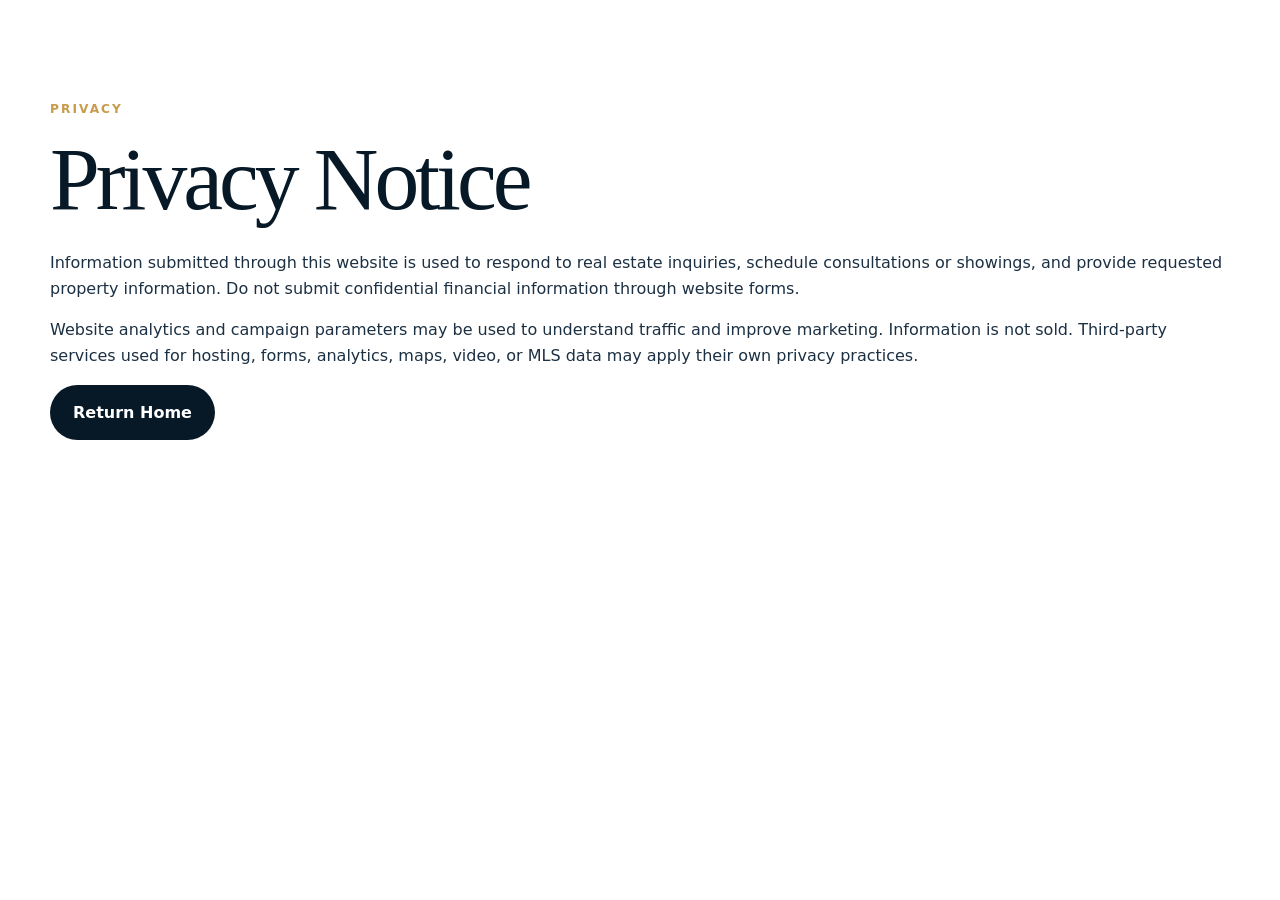
<file: privacy.html>
<!doctype html><html lang="en"><head><meta charset="utf-8"><meta name="viewport" content="width=device-width,initial-scale=1"><title>Privacy | Dante Jeter Real Estate</title><link rel="stylesheet" href="styles.css"></head><body><main class="section"><div class="container"><p class="eyebrow">Privacy</p><h1>Privacy Notice</h1><p>Information submitted through this website is used to respond to real estate inquiries, schedule consultations or showings, and provide requested property information. Do not submit confidential financial information through website forms.</p><p>Website analytics and campaign parameters may be used to understand traffic and improve marketing. Information is not sold. Third-party services used for hosting, forms, analytics, maps, video, or MLS data may apply their own privacy practices.</p><p><a class="button button--dark" href="index.html">Return Home</a></p></div></main></body></html>
</file>
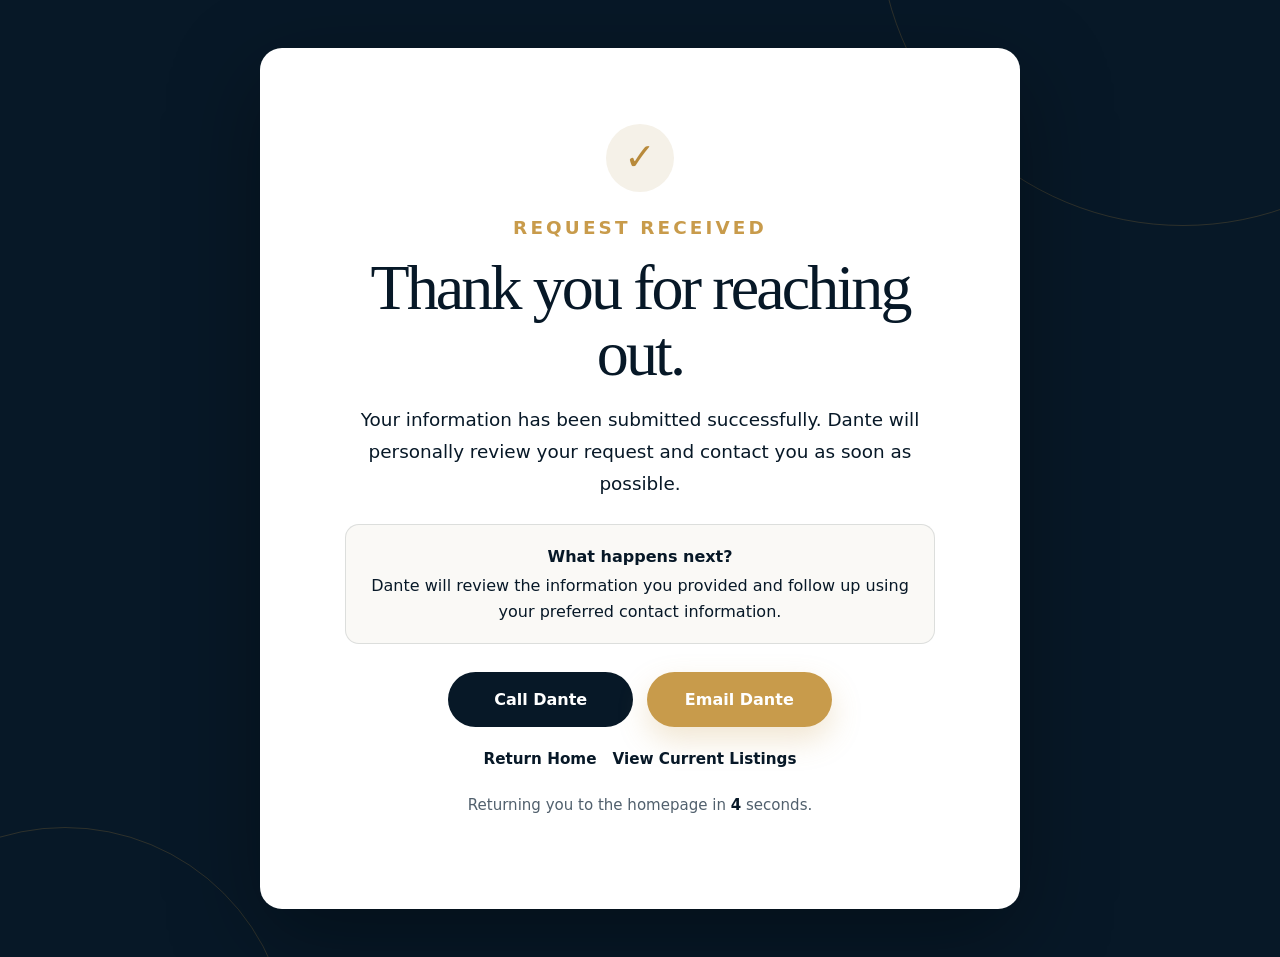
<file: thank-you.html>
<!doctype html>
<html lang="en">
<head>
  <meta charset="utf-8">
  <meta name="viewport" content="width=device-width, initial-scale=1">
  <meta name="robots" content="noindex, nofollow">
  <title>Thank You | Dante Jeter Real Estate</title>
  <link rel="stylesheet" href="./styles.css">
  <style>
    :root { --thanks-navy:#071827; --thanks-gold:#b88a3b; --thanks-cream:#f5f1e8; }
    body { margin:0; background:var(--thanks-navy); color:#fff; }
    .thanks-page {
      min-height:100vh;
      display:grid;
      place-items:center;
      padding:clamp(1.25rem,4vw,3rem);
      position:relative;
      overflow:hidden;
    }
    .thanks-page::before,
    .thanks-page::after {
      content:"";
      position:absolute;
      border-radius:999px;
      border:1px solid rgba(184,138,59,.22);
      pointer-events:none;
    }
    .thanks-page::before { width:38rem; height:38rem; top:-24rem; right:-13rem; }
    .thanks-page::after { width:28rem; height:28rem; bottom:-20rem; left:-10rem; }
    .thanks-card {
      width:min(760px,100%);
      position:relative;
      z-index:1;
      background:#fff;
      color:var(--thanks-navy);
      padding:clamp(2rem,6vw,4.75rem);
      border-radius:22px;
      text-align:center;
      box-shadow:0 28px 90px rgba(0,0,0,.34);
    }
    .thanks-mark {
      width:4.25rem;
      height:4.25rem;
      display:grid;
      place-items:center;
      margin:0 auto 1.25rem;
      border-radius:50%;
      background:var(--thanks-cream);
      color:var(--thanks-gold);
      font-size:2.35rem;
      font-weight:700;
      line-height:1;
    }
    .thanks-card .eyebrow { margin-bottom:.65rem; }
    .thanks-card h1 { margin:.25rem 0 1rem; font-size:clamp(2.15rem,6vw,4rem); line-height:1.04; }
    .thanks-card p { max-width:620px; margin-left:auto; margin-right:auto; font-size:clamp(1rem,2vw,1.15rem); line-height:1.75; }
    .thanks-details {
      margin:1.5rem auto;
      padding:1.15rem 1.25rem;
      max-width:590px;
      border:1px solid rgba(7,24,39,.12);
      border-radius:14px;
      background:#faf9f6;
    }
    .thanks-details strong { display:block; margin-bottom:.25rem; }
    .thanks-actions { display:flex; gap:.85rem; justify-content:center; flex-wrap:wrap; margin:1.75rem 0 1.25rem; }
    .thanks-actions .button { min-width:185px; }
    .redirect-note { margin-top:1.25rem; font-size:.94rem !important; color:#51606d; }
    .redirect-note strong { color:var(--thanks-navy); }
    .thanks-secondary { display:flex; justify-content:center; gap:1rem; flex-wrap:wrap; font-size:.95rem; }
    .thanks-secondary a { color:var(--thanks-navy); font-weight:700; text-decoration-thickness:1px; text-underline-offset:3px; }
    @media (max-width:560px) {
      .thanks-card { border-radius:16px; }
      .thanks-actions { display:grid; }
      .thanks-actions .button { width:100%; }
    }
  </style>
</head>
<body>
  <main class="thanks-page">
    <section class="thanks-card" aria-labelledby="thanks-title">
      <div class="thanks-mark" aria-hidden="true">✓</div>
      <p class="eyebrow">Request Received</p>
      <h1 id="thanks-title">Thank you for reaching out.</h1>
      <p id="thanks-message">Your information has been submitted successfully. Dante will personally review your request and contact you as soon as possible.</p>

      <div class="thanks-details" id="thanks-details">
        <strong>What happens next?</strong>
        <span>Dante will review the information you provided and follow up using your preferred contact information.</span>
      </div>

      <div class="thanks-actions">
        <a class="button button--dark" href="tel:+13046176896">Call Dante</a>
        <a class="button button--gold" href="mailto:dantejeterrealtor@gmail.com?subject=Real%20Estate%20Inquiry%20for%20Dante%20Jeter&amp;body=Hello%20Dante%2C%0A%0AI%27m%20reaching%20out%20from%20your%20website.%0A%0A">Email Dante</a>
      </div>

      <div class="thanks-secondary">
        <a href="./index.html">Return Home</a>
        <a href="./listings.html">View Current Listings</a>
      </div>

      <p class="redirect-note" role="status" aria-live="polite">Returning you to the homepage in <strong id="countdown">5</strong> seconds.</p>
    </section>
  </main>

  <script>
    (function () {
      const HOME_URL = "./index.html";
      const countdown = document.getElementById("countdown");
      const message = document.getElementById("thanks-message");
      const details = document.getElementById("thanks-details");
      let seconds = 5;

      try {
        const submission = JSON.parse(sessionStorage.getItem("leadSubmission"));
        if (submission && submission.type) {
          const requestLabel = String(submission.type).toLowerCase();
          message.textContent = `Your ${requestLabel} has been submitted successfully. Dante will personally review your information and contact you as soon as possible.`;
          if (submission.property && submission.property !== "Seller Property" && submission.property !== "Dante Jeter Website") {
            details.innerHTML = `<strong>Request details</strong><span>We received your request regarding ${submission.property}.</span>`;
          }
        }
      } catch (_) {
        // The default confirmation remains visible when session data is unavailable.
      }

      const timer = window.setInterval(function () {
        seconds -= 1;
        if (countdown) countdown.textContent = String(Math.max(seconds, 0));
        if (seconds <= 0) {
          window.clearInterval(timer);
          window.location.replace(HOME_URL);
        }
      }, 1000);
    }());
  </script>
</body>
</html>
</file>
<file: styles.css>
:root {
  --navy-950: #071827;
  --navy-900: #0b2942;
  --navy-800: #153e5e;
  --gold: #c89b4b;
  --gold-dark: #a8792d;
  --cream: #f6f2e9;
  --white: #ffffff;
  --ink: #1c3043;
  --muted: #687b8c;
  --line: #dbe3ea;
  --shadow: 0 24px 70px rgba(7, 24, 39, 0.16);
  --radius: 24px;
  --max-width: 1180px;
}

* {
  box-sizing: border-box;
}

html {
  scroll-behavior: smooth;
}

body {
  margin: 0;
  color: var(--ink);
  background: var(--white);
  font-family: Inter, ui-sans-serif, system-ui, -apple-system, BlinkMacSystemFont, "Segoe UI", sans-serif;
  line-height: 1.6;
}

body.menu-open {
  overflow: hidden;
}

img {
  display: block;
  max-width: 100%;
}

a {
  color: inherit;
  text-decoration: none;
}

button,
input,
select,
textarea {
  font: inherit;
}

.container {
  width: min(calc(100% - 40px), var(--max-width));
  margin-inline: auto;
}

.section {
  padding: 100px 0;
}

.section--cream {
  background: var(--cream);
}

.eyebrow {
  margin: 0 0 12px;
  color: var(--gold);
  font-size: 0.76rem;
  font-weight: 900;
  letter-spacing: 0.17em;
  text-transform: uppercase;
}

h1,
h2,
h3 {
  margin-top: 0;
  color: var(--navy-950);
  line-height: 1.08;
}

h1,
h2 {
  font-family: Georgia, "Times New Roman", serif;
  font-weight: 500;
  letter-spacing: -0.045em;
}

h1 {
  max-width: 810px;
  margin-bottom: 22px;
  font-size: clamp(3rem, 7vw, 6.4rem);
}

h2 {
  margin-bottom: 20px;
  font-size: clamp(2.25rem, 4.3vw, 4.1rem);
}

h3 {
  margin-bottom: 10px;
  font-size: 1.28rem;
}

p {
  margin-top: 0;
}

.button {
  display: inline-flex;
  min-height: 52px;
  align-items: center;
  justify-content: center;
  padding: 14px 22px;
  border: 1px solid transparent;
  border-radius: 999px;
  font-weight: 850;
  cursor: pointer;
  transition: transform 0.2s ease, background 0.2s ease, border-color 0.2s ease;
}

.button:hover {
  transform: translateY(-2px);
}

.button--gold {
  color: var(--white);
  background: var(--gold);
  box-shadow: 0 13px 30px rgba(200, 155, 75, 0.25);
}

.button--gold:hover {
  background: var(--gold-dark);
}

.button--outline {
  color: var(--white);
  border-color: rgba(255, 255, 255, 0.45);
  background: rgba(255, 255, 255, 0.07);
  backdrop-filter: blur(10px);
}

.button--dark {
  color: var(--white);
  background: var(--navy-950);
}

.button--light {
  color: var(--navy-950);
  border-color: var(--line);
  background: var(--white);
}

.button--full {
  width: 100%;
}

.site-header {
  position: fixed;
  z-index: 100;
  top: 0;
  right: 0;
  left: 0;
  color: var(--white);
  border-bottom: 1px solid rgba(255, 255, 255, 0.1);
  background: rgba(7, 24, 39, 0.9);
  backdrop-filter: blur(15px);
}

.navigation {
  display: flex;
  min-height: 78px;
  align-items: center;
  justify-content: space-between;
  gap: 24px;
}

.brand {
  display: flex;
  align-items: center;
  gap: 13px;
}

.brand__photo {
  width: 52px;
  height: 52px;
  overflow: hidden;
  flex: 0 0 52px;
  border: 2px solid var(--gold);
  border-radius: 50%;
  box-shadow: 0 8px 22px rgba(0, 0, 0, 0.22);
}

.brand__photo img {
  width: 100%;
  height: 100%;
  object-fit: cover;
}

.brand__text strong,
.brand__text small {
  display: block;
}

.brand__text strong {
  line-height: 1.05;
}

.brand__text small {
  margin-top: 5px;
  color: #bfccd6;
  font-size: 0.67rem;
  font-weight: 750;
  letter-spacing: 0.09em;
  text-transform: uppercase;
}

.desktop-nav {
  display: flex;
  align-items: center;
  gap: 23px;
  font-size: 0.9rem;
  font-weight: 750;
}

.menu-button {
  display: none;
  width: 46px;
  height: 46px;
  padding: 12px;
  border: 1px solid rgba(255, 255, 255, 0.18);
  border-radius: 50%;
  background: rgba(255, 255, 255, 0.06);
  cursor: pointer;
}

.menu-button span {
  display: block;
  height: 2px;
  margin: 4px 0;
  background: var(--white);
}

.mobile-menu {
  display: none;
  padding: 24px 20px 30px;
  color: var(--white);
  background: var(--navy-950);
  box-shadow: var(--shadow);
}

.mobile-menu.is-open {
  display: grid;
  gap: 18px;
}

.hero {
  position: relative;
  min-height: 850px;
  display: grid;
  align-items: center;
  overflow: hidden;
  color: var(--white);
  background:
    radial-gradient(circle at 80% 30%, rgba(200, 155, 75, 0.18), transparent 30%),
    linear-gradient(112deg, var(--navy-950), var(--navy-900) 58%, var(--navy-800));
}

.hero::after {
  content: "";
  position: absolute;
  right: -12%;
  bottom: -40%;
  width: 720px;
  height: 720px;
  border: 1px solid rgba(255, 255, 255, 0.07);
  border-radius: 50%;
  box-shadow:
    0 0 0 90px rgba(255, 255, 255, 0.02),
    0 0 0 180px rgba(255, 255, 255, 0.014);
}

.hero__grid {
  position: relative;
  z-index: 2;
  display: grid;
  grid-template-columns: 1.1fr 0.9fr;
  gap: 60px;
  align-items: center;
  padding: 145px 0 95px;
}

.hero h1,
.hero p {
  color: var(--white);
}

.hero__lead {
  max-width: 680px;
  color: #dbe7ef;
  font-size: 1.15rem;
}

.hero__actions {
  display: flex;
  flex-wrap: wrap;
  gap: 12px;
  margin-top: 30px;
}

.hero__proof {
  display: flex;
  gap: 38px;
  margin-top: 42px;
}

.hero__proof div {
  max-width: 210px;
}

.hero__proof strong,
.hero__proof span {
  display: block;
}

.hero__proof span {
  margin-top: 4px;
  color: #b9cbd7;
  font-size: 0.82rem;
}

.hero__visual {
  position: relative;
  min-height: 620px;
}

.hero__portrait {
  position: absolute;
  inset: 0;
  overflow: hidden;
  border: 1px solid rgba(255, 255, 255, 0.17);
  border-radius: 34px 34px 130px 34px;
  background: #d6d0c8;
  box-shadow: 0 35px 95px rgba(0, 0, 0, 0.35);
}

.hero__portrait img {
  width: 100%;
  height: 100%;
  object-fit: cover;
  object-position: 50% 10%;
}

.hero__card {
  position: absolute;
  z-index: 3;
  right: -20px;
  bottom: 38px;
  max-width: 285px;
  padding: 22px;
  border: 1px solid rgba(255, 255, 255, 0.17);
  border-radius: 18px;
  color: var(--white);
  background: rgba(7, 24, 39, 0.88);
  box-shadow: var(--shadow);
  backdrop-filter: blur(12px);
}

.hero__card-label {
  display: block;
  margin-bottom: 7px;
  color: var(--gold);
  font-size: 0.72rem;
  font-weight: 900;
  letter-spacing: 0.09em;
  text-transform: uppercase;
}

.hero__card strong {
  display: block;
  line-height: 1.25;
}

.hero__card p {
  margin: 9px 0 0;
  color: #d9e5ec;
  font-size: 0.88rem;
}

.trust-bar {
  position: relative;
  z-index: 5;
  margin-top: -44px;
}

.trust-bar__grid {
  display: grid;
  grid-template-columns: repeat(3, 1fr);
  overflow: hidden;
  border-radius: var(--radius);
  background: var(--white);
  box-shadow: var(--shadow);
}

.trust-bar__grid div {
  padding: 29px 25px;
  border-right: 1px solid var(--line);
  text-align: center;
}

.trust-bar__grid div:last-child {
  border-right: 0;
}

.trust-bar strong,
.trust-bar span {
  display: block;
}

.trust-bar strong {
  color: var(--navy-950);
}

.trust-bar span {
  margin-top: 4px;
  color: var(--muted);
  font-size: 0.88rem;
}

.section-heading {
  max-width: 820px;
}

.section-heading > p:last-child,
.large-copy,
.about__content p {
  color: var(--muted);
  font-size: 1.04rem;
}

.section-heading--light h2,
.section-heading--light p {
  color: var(--white);
}

.service-grid,
.property-grid {
  display: grid;
  grid-template-columns: repeat(3, 1fr);
  gap: 18px;
  margin-top: 44px;
}

.service-card {
  padding: 32px;
  border: 1px solid var(--line);
  border-radius: var(--radius);
  background: var(--white);
  box-shadow: 0 13px 34px rgba(7, 24, 39, 0.06);
}

.service-card__number {
  display: grid;
  width: 48px;
  height: 48px;
  margin-bottom: 22px;
  place-items: center;
  border-radius: 50%;
  color: var(--navy-950);
  background: #efe2ca;
  font-weight: 900;
}

.service-card p {
  color: var(--muted);
}

.service-card a {
  color: var(--navy-950);
  font-weight: 850;
}

.about {
  display: grid;
  grid-template-columns: 0.9fr 1.1fr;
  gap: 72px;
  align-items: center;
}

.about__image {
  position: relative;
  min-height: 700px;
  overflow: hidden;
  border-radius: 34px;
  background: #d7d1c9;
  box-shadow: var(--shadow);
}

.about__image img {
  width: 100%;
  height: 100%;
  object-fit: cover;
  object-position: center top;
}

.about__caption {
  position: absolute;
  right: 24px;
  bottom: 24px;
  left: 24px;
  padding: 18px;
  border-radius: 14px;
  color: var(--white);
  background: rgba(7, 24, 39, 0.8);
  backdrop-filter: blur(10px);
}

.about__caption strong,
.about__caption span {
  display: block;
}

.check-list {
  display: grid;
  gap: 14px;
  margin: 28px 0 32px;
  padding: 0;
  list-style: none;
}

.check-list li {
  display: flex;
  gap: 12px;
  font-weight: 750;
}

.check-list li::before {
  content: "✓";
  color: var(--gold);
  font-weight: 900;
}

.properties {
  color: var(--white);
  background: var(--navy-950);
}

.property-card {
  overflow: hidden;
  border-radius: var(--radius);
  color: var(--ink);
  background: var(--white);
}

.property-card__image {
  min-height: 255px;
  background-position: center;
  background-size: cover;
}

.property-card__body {
  padding: 25px;
}

.property-card__tag {
  display: inline-block;
  margin-bottom: 13px;
  padding: 6px 11px;
  border-radius: 999px;
  color: var(--navy-950);
  background: var(--cream);
  font-size: 0.7rem;
  font-weight: 900;
  letter-spacing: 0.06em;
  text-transform: uppercase;
}

.property-card__price {
  display: block;
  color: var(--gold-dark);
  font-size: 1.35rem;
}

.property-card__body p {
  color: var(--muted);
  font-size: 0.9rem;
}

.split-layout {
  display: grid;
  grid-template-columns: 1fr 1fr;
  gap: 56px;
  align-items: center;
}

.form-panel {
  padding: 34px;
  border-radius: var(--radius);
  background: var(--white);
  box-shadow: var(--shadow);
}

.form-grid {
  display: grid;
  grid-template-columns: repeat(2, 1fr);
  gap: 14px;
}

.form-field--full {
  grid-column: 1 / -1;
}

label {
  display: block;
  margin-bottom: 6px;
  color: var(--navy-950);
  font-size: 0.81rem;
  font-weight: 850;
}

input,
select,
textarea {
  width: 100%;
  min-height: 49px;
  padding: 12px 13px;
  border: 1px solid var(--line);
  border-radius: 11px;
  color: var(--ink);
  background: var(--white);
  outline: none;
}

input:focus,
select:focus,
textarea:focus {
  border-color: var(--gold);
  box-shadow: 0 0 0 3px rgba(200, 155, 75, 0.16);
}

textarea {
  min-height: 120px;
  resize: vertical;
}

.form-message {
  margin: 11px 0 0;
  color: var(--muted);
  font-size: 0.76rem;
}

.area-grid {
  display: grid;
  grid-template-columns: repeat(4, 1fr);
  gap: 14px;
  margin-top: 40px;
}

.area-grid div {
  padding: 25px 18px;
  border: 1px solid var(--line);
  border-radius: 14px;
  background: #fbfdff;
  text-align: center;
  font-weight: 850;
}

.contact {
  color: var(--white);
  background:
    radial-gradient(circle at 20% 10%, rgba(200, 155, 75, 0.16), transparent 27%),
    linear-gradient(110deg, var(--navy-950), var(--navy-800));
}

.contact h2,
.contact p,
.contact label {
  color: var(--white);
}

.contact__lead {
  color: #d9e4eb !important;
}

.contact__links {
  display: grid;
  gap: 13px;
  margin-top: 28px;
}

.contact__links a {
  padding: 16px 18px;
  border: 1px solid rgba(255, 255, 255, 0.18);
  border-radius: 14px;
  background: rgba(255, 255, 255, 0.07);
}

.contact__links span,
.contact__links strong {
  display: block;
}

.contact__links span {
  color: #c6d4de;
  font-size: 0.78rem;
  text-transform: uppercase;
}

.contact-form {
  padding: 32px;
  border: 1px solid rgba(255, 255, 255, 0.13);
  border-radius: var(--radius);
  background: rgba(255, 255, 255, 0.09);
  backdrop-filter: blur(14px);
}

.footer {
  padding: 38px 0 100px;
  color: #b7c5d0;
  background: #04111c;
}

.footer__grid {
  display: flex;
  justify-content: space-between;
  gap: 30px;
}

.footer__grid strong,
.footer__grid span {
  display: block;
}

.footer__grid p {
  max-width: 760px;
  font-size: 0.76rem;
}

.quick-actions {
  position: fixed;
  z-index: 110;
  right: 16px;
  bottom: 16px;
  display: flex;
  gap: 9px;
  padding: 9px;
  border-radius: 999px;
  background: rgba(255, 255, 255, 0.96);
  box-shadow: 0 17px 48px rgba(7, 24, 39, 0.25);
  backdrop-filter: blur(12px);
}

.quick-actions a {
  display: grid;
  min-width: 48px;
  min-height: 48px;
  place-items: center;
  padding: 0 12px;
  border-radius: 999px;
  color: var(--navy-950);
  background: var(--cream);
  font-size: 0.79rem;
  font-weight: 850;
}

.quick-actions__primary {
  color: var(--white) !important;
  background: var(--gold) !important;
}

@media (max-width: 980px) {
  .desktop-nav {
    display: none;
  }

  .menu-button {
    display: block;
  }

  .mobile-menu {
    position: fixed;
    top: 78px;
    right: 0;
    left: 0;
  }

  .hero__grid,
  .about,
  .split-layout {
    grid-template-columns: 1fr;
  }

  .hero {
    min-height: auto;
  }

  .hero__grid {
    padding-top: 145px;
  }

  .hero__visual {
    min-height: 650px;
  }

  .hero__card {
    right: 18px;
  }

  .service-grid,
  .property-grid {
    grid-template-columns: 1fr;
  }

  .about__image {
    min-height: 760px;
  }

  .area-grid {
    grid-template-columns: repeat(2, 1fr);
  }
}

@media (max-width: 980px) {
  .hero__portrait img {
    object-position: 50% 8%;
  }
}

@media (max-width: 650px) {
  .container {
    width: min(calc(100% - 26px), var(--max-width));
  }

  .section {
    padding: 76px 0;
  }

  h1 {
    font-size: clamp(3rem, 15vw, 4.5rem);
  }

  .brand__text small {
    max-width: 180px;
    line-height: 1.2;
  }

  .hero__grid {
    gap: 40px;
    padding: 130px 0 80px;
  }

  .hero__actions,
  .hero__actions .button {
    width: 100%;
  }

  .hero__proof {
    display: grid;
    gap: 20px;
  }

  .hero__visual {
    min-height: 540px;
  }

  .hero__portrait img {
    object-position: 50% 6%;
  }

  .hero__card {
    right: 12px;
    bottom: 20px;
    left: 12px;
    max-width: none;
  }

  .trust-bar__grid,
  .form-grid,
  .area-grid {
    grid-template-columns: 1fr;
  }

  .trust-bar__grid div {
    border-right: 0;
    border-bottom: 1px solid var(--line);
  }

  .trust-bar__grid div:last-child {
    border-bottom: 0;
  }

  .about__image {
    min-height: 620px;
  }

  .footer__grid {
    display: block;
  }

  .quick-actions {
    right: 10px;
    bottom: 10px;
    left: 10px;
    justify-content: space-between;
    border-radius: 18px;
  }

  .quick-actions a {
    min-width: 0;
    flex: 1;
    padding: 0 7px;
    font-size: 0.7rem;
  }
}

/* Version 8 lead-system enhancements */
button:disabled{cursor:wait;opacity:.78}.button-spinner{display:none;width:1em;height:1em;border:2px solid currentColor;border-right-color:transparent;border-radius:50%;animation:v8spin .7s linear infinite}.is-loading .button-label{opacity:.7}.is-loading .button-spinner{display:inline-block;margin-left:.65rem;vertical-align:-.12em}@keyframes v8spin{to{transform:rotate(360deg)}}.form-message.is-error{color:#ffb4b4;font-weight:700}.form-split{display:grid;grid-template-columns:1fr 1fr;gap:1rem}@media(max-width:640px){.form-split{grid-template-columns:1fr}.lead-form input,.lead-form select,.lead-form textarea,.seller-form input,.seller-form select,.seller-form textarea{font-size:16px;min-height:48px}.button{min-height:48px}}

/* Version 14 expansion */
.brand-anchor span{color:var(--gold)}
.seller-process{overflow:hidden;background:linear-gradient(180deg,#fff 0%,#f6f2e9 100%)}.seller-process__heading{max-width:880px}.selling-path{position:relative;margin-top:46px}.journey-grid{display:grid;grid-template-columns:repeat(7,minmax(210px,1fr));gap:30px;margin:0;padding:0 4px 18px;list-style:none;overflow-x:auto;overscroll-behavior-inline:contain;scroll-snap-type:x proximity;scrollbar-width:thin;scrollbar-color:var(--gold) rgba(11,41,66,.12)}.journey-grid::-webkit-scrollbar{height:8px}.journey-grid::-webkit-scrollbar-track{background:rgba(11,41,66,.08);border-radius:99px}.journey-grid::-webkit-scrollbar-thumb{background:var(--gold);border-radius:99px}.journey-step{position:relative;min-height:360px;border:1px solid rgba(7,24,39,.12);border-radius:22px;background:#fff;box-shadow:0 18px 45px rgba(7,24,39,.10);overflow:visible;scroll-snap-align:start;transition:transform .25s ease,box-shadow .25s ease,border-color .25s ease}.journey-step:hover{transform:translateY(-5px);border-color:rgba(200,155,75,.7);box-shadow:0 24px 55px rgba(7,24,39,.16)}.journey-step:not(:last-child)::after{content:"";position:absolute;z-index:4;top:103px;right:-25px;width:20px;height:12px;background:var(--gold);clip-path:polygon(0 35%,58% 35%,58% 0,100% 50%,58% 100%,58% 65%,0 65%);filter:drop-shadow(0 3px 4px rgba(7,24,39,.18))}.journey-step__visual{height:178px;border-radius:21px 21px 0 0;background-image:linear-gradient(180deg,rgba(7,24,39,.03),rgba(7,24,39,.22)),var(--journey-image);background-position:center;background-size:cover}.journey-step__content{display:grid;grid-template-columns:auto 1fr;gap:14px;align-items:start;padding:22px 20px 24px}.journey-step__number{display:grid;width:42px;height:42px;place-items:center;border-radius:50%;color:var(--navy-950);background:var(--gold);font-size:.78rem;font-weight:950;box-shadow:0 7px 18px rgba(168,121,45,.3)}.journey-step strong{display:block;margin-top:1px;color:var(--navy-950);font-size:1.02rem}.journey-step p{margin:8px 0 0;color:var(--muted);font-size:.88rem;line-height:1.55}.journey-cta{display:flex;align-items:center;justify-content:space-between;gap:36px;margin-top:38px;padding:30px 34px;border-radius:24px;background:var(--navy-950);color:#fff;box-shadow:var(--shadow)}.journey-cta>div{max-width:760px}.journey-cta h3{margin-bottom:8px;color:#fff;font-family:Georgia,"Times New Roman",serif;font-size:clamp(1.55rem,2.5vw,2.2rem);font-weight:500}.journey-cta p{margin-bottom:0;color:#d9e3ea}.journey-cta .eyebrow{margin-bottom:8px;color:var(--gold)}@media(max-width:760px){.selling-path{margin-top:34px}.journey-grid{display:flex;flex-direction:column;gap:34px;overflow:visible;padding:0}.journey-step{display:grid;grid-template-columns:130px 1fr;min-height:0}.journey-step__visual{height:auto;min-height:168px;border-radius:21px 0 0 21px}.journey-step:not(:last-child)::after{top:auto;right:50%;bottom:-27px;width:14px;height:22px;transform:translateX(50%) rotate(90deg)}.journey-step__content{align-content:center}.journey-cta{align-items:stretch;flex-direction:column;padding:26px}.journey-cta .button{width:100%}}@media(max-width:480px){.journey-step{grid-template-columns:1fr}.journey-step__visual{height:150px;min-height:0;border-radius:21px 21px 0 0}.journey-step__content{padding:20px}.journey-cta{padding:24px 20px}}@media(prefers-reduced-motion:reduce){.journey-step{transition:none}.journey-grid{scroll-behavior:auto}}.properties__actions{display:flex;justify-content:space-between;gap:24px;align-items:center;margin-top:30px}.properties__actions p{max-width:650px;margin:0;color:#c9d6df;font-size:.84rem}.properties__actions code{color:#fff}.resource-grid{display:grid;grid-template-columns:repeat(4,1fr);gap:18px;margin-top:40px}.resource-grid article{padding:28px;border:1px solid var(--line);border-radius:var(--radius);background:#fff}.resource-grid article>span{color:var(--gold-dark);font-size:.72rem;font-weight:900;letter-spacing:.1em;text-transform:uppercase}.resource-grid p{color:var(--muted)}.resource-grid a{font-weight:850}.compliance-grid{display:grid;grid-template-columns:1fr 1fr 1.3fr;gap:34px}.compliance-grid strong,.compliance-grid span{display:block}.compliance-grid a{text-decoration:underline}.footer-disclosure{font-size:.76rem}.property-card--placeholder{opacity:.9}@media(max-width:980px){.resource-grid{grid-template-columns:repeat(2,1fr)}.compliance-grid{grid-template-columns:1fr 1fr}.footer-disclosure{grid-column:1/-1}}@media(max-width:680px){.resource-grid,.compliance-grid{grid-template-columns:1fr}.properties__actions{align-items:stretch;flex-direction:column}.properties__actions .button{width:100%}}


/* Version 15 platform expansion */
.property-card__image{position:relative;overflow:hidden}.listing-ribbon{position:absolute;top:18px;left:0;z-index:2;padding:9px 16px;background:var(--navy-950);color:#fff;font-size:.72rem;font-weight:950;letter-spacing:.08em;text-transform:uppercase;box-shadow:0 8px 20px rgba(7,24,39,.22)}.listing-ribbon--under-contract,.listing-ribbon--price-improvement{background:var(--gold);color:var(--navy-950)}.listing-ribbon--sold{background:#fff;color:var(--navy-950)}.listing-ribbon--coming-soon{background:rgba(7,24,39,.9)}
.marketing-center{background:#fff}.marketing-grid{display:grid;grid-template-columns:repeat(3,1fr);gap:20px;margin-top:42px}.marketing-grid article,.community-grid article,.insight-grid article{padding:30px;border:1px solid var(--line);border-radius:var(--radius);background:#fff}.marketing-grid article>span{display:grid;width:42px;height:42px;place-items:center;border-radius:50%;background:var(--gold);color:var(--navy-950);font-weight:900}.marketing-grid h3,.community-grid h3,.insight-grid h3{margin:18px 0 10px}.marketing-grid p,.community-grid p,.insight-grid p{color:var(--muted)}.proof-strip{display:flex;align-items:center;justify-content:center;flex-wrap:wrap;gap:18px;margin-top:34px;padding:22px;border-radius:18px;background:var(--navy-950);color:#fff}.proof-strip span{color:var(--gold);font-size:1.4rem}.success-actions{display:grid;grid-template-columns:1fr 1fr;gap:12px;margin:25px 0}.success-actions a{display:flex;flex-direction:column;gap:5px;padding:18px;border:1px solid var(--line);border-radius:14px;background:#fff}.success-actions span{color:var(--muted);font-size:.8rem}.community-spotlight{background:var(--navy-950);color:#fff}.community-grid{display:grid;grid-template-columns:repeat(4,1fr);gap:18px;margin-top:40px}.community-grid article{background:rgba(255,255,255,.06);border-color:rgba(255,255,255,.14)}.community-grid article>span{color:var(--gold);font-size:.72rem;font-weight:900;text-transform:uppercase;letter-spacing:.08em}.community-grid h3{color:#fff}.community-grid p{color:#cbd7df}.insight-grid{display:grid;grid-template-columns:repeat(3,1fr);gap:20px;margin-top:40px}.insight-grid article>span{color:var(--gold-dark);font-weight:900;font-size:.72rem;text-transform:uppercase;letter-spacing:.08em}.insight-grid a{font-weight:850}.reveal{opacity:0;transform:translateY(18px);transition:opacity .55s ease,transform .55s ease}.reveal.is-visible{opacity:1;transform:none}@media(max-width:980px){.marketing-grid,.insight-grid{grid-template-columns:repeat(2,1fr)}.community-grid{grid-template-columns:repeat(2,1fr)}}@media(max-width:680px){.marketing-grid,.community-grid,.insight-grid,.success-actions{grid-template-columns:1fr}.proof-strip{justify-content:flex-start}}@media(prefers-reduced-motion:reduce){.reveal{opacity:1;transform:none;transition:none}}

/* Version 15.1: listing-presentation-first homepage flow */
.property-showcase-cta {
  margin-top: -1px;
  padding: 0 0 72px;
  background: var(--navy-950);
}
.property-showcase-cta .journey-cta--showcase {
  margin-top: 0;
  border: 1px solid rgba(200, 155, 75, .42);
  border-top-left-radius: 0;
  border-top-right-radius: 0;
  background: linear-gradient(135deg, #102f48 0%, var(--navy-950) 72%);
  box-shadow: 0 22px 55px rgba(3, 15, 25, .26);
}
.property-showcase-cta + .seller-process {
  padding-top: 88px;
}
@media (max-width: 760px) {
  .property-showcase-cta { padding-bottom: 54px; }
  .property-showcase-cta .journey-cta--showcase {
    border-radius: 0 0 22px 22px;
  }
  .property-showcase-cta + .seller-process { padding-top: 68px; }
}


/* Version 15.4: Formspree lead-capture feedback */
.form-message.is-success { font-weight: 700; }
.form-message.is-error { font-weight: 700; }
button[aria-busy="true"] { cursor: wait; }

/* Version 17.3: four featured listings on large screens. */
@media (min-width: 1180px){#homepage-listings.property-grid{grid-template-columns:repeat(4,minmax(0,1fr));}}
</file>
<file: property-showcase.css>
:root {
  --navy-950: #061522;
  --navy-900: #0b2438;
  --navy-800: #153f60;
  --gold: #c89b4b;
  --gold-dark: #a8792d;
  --cream: #f6f2e9;
  --white: #ffffff;
  --ink: #1b3042;
  --muted: #687b8c;
  --line: #dbe3ea;
  --shadow: 0 24px 70px rgba(6, 21, 34, 0.16);
  --radius: 24px;
  --max: 1180px;
}

* { box-sizing: border-box; }

html { scroll-behavior: smooth; }

body {
  margin: 0;
  color: var(--ink);
  background: var(--white);
  font-family: Inter, ui-sans-serif, system-ui, -apple-system, BlinkMacSystemFont, "Segoe UI", sans-serif;
  line-height: 1.6;
}

body.menu-open { overflow: hidden; }

img { display: block; max-width: 100%; }
a { color: inherit; text-decoration: none; }
button, input, select, textarea { font: inherit; }

.container {
  width: min(calc(100% - 40px), var(--max));
  margin-inline: auto;
}

.section { padding: 100px 0; }
.section-cream { background: var(--cream); }
.section-navy { color: var(--white); background: var(--navy-950); }

.eyebrow {
  margin: 0 0 12px;
  color: var(--gold);
  font-size: 0.76rem;
  font-weight: 900;
  letter-spacing: 0.17em;
  text-transform: uppercase;
}

h1, h2, h3 {
  margin-top: 0;
  color: var(--navy-950);
  line-height: 1.08;
}

h1, h2 {
  font-family: Georgia, "Times New Roman", serif;
  font-weight: 500;
  letter-spacing: -0.045em;
}

h1 { margin-bottom: 12px; font-size: clamp(3.2rem, 7vw, 6.8rem); }
h2 { margin-bottom: 20px; font-size: clamp(2.25rem, 4.2vw, 4rem); }
h3 { margin-bottom: 10px; font-size: 1.28rem; }
p { margin-top: 0; }

.button {
  display: inline-flex;
  min-height: 52px;
  align-items: center;
  justify-content: center;
  padding: 14px 22px;
  border: 1px solid transparent;
  border-radius: 999px;
  font-weight: 850;
  cursor: pointer;
  transition: transform .2s ease, background .2s ease, border-color .2s ease;
}

.button:hover { transform: translateY(-2px); }

.button-gold {
  color: var(--white);
  background: var(--gold);
  box-shadow: 0 13px 30px rgba(200,155,75,.25);
}

.button-gold:hover { background: var(--gold-dark); }

.button-outline {
  color: var(--white);
  border-color: rgba(255,255,255,.45);
  background: rgba(255,255,255,.08);
  backdrop-filter: blur(10px);
}

.button-dark { color: var(--white); background: var(--navy-950); }
.button-light { color: var(--navy-950); border-color: var(--line); background: var(--white); }
.button-full { width: 100%; }

.site-header {
  position: fixed;
  z-index: 100;
  top: 0;
  right: 0;
  left: 0;
  color: var(--white);
  border-bottom: 1px solid rgba(255,255,255,.1);
  background: rgba(6,21,34,.91);
  backdrop-filter: blur(15px);
}

.header-inner {
  display: flex;
  min-height: 78px;
  align-items: center;
  justify-content: space-between;
  gap: 24px;
}

.brand { display: flex; align-items: center; gap: 13px; }

.brand-photo {
  width: 52px;
  height: 52px;
  overflow: hidden;
  flex: 0 0 52px;
  border: 2px solid var(--gold);
  border-radius: 50%;
}

.brand-photo img { width: 100%; height: 100%; object-fit: cover; }
.brand strong, .brand small { display: block; }
.brand small {
  margin-top: 4px;
  color: #bfccd6;
  font-size: .67rem;
  font-weight: 750;
  letter-spacing: .09em;
  text-transform: uppercase;
}

.desktop-nav {
  display: flex;
  align-items: center;
  gap: 22px;
  font-size: .88rem;
  font-weight: 750;
}

.menu-button {
  display: none;
  width: 46px;
  height: 46px;
  padding: 12px;
  border: 1px solid rgba(255,255,255,.18);
  border-radius: 50%;
  background: rgba(255,255,255,.06);
}

.menu-button span { display: block; height: 2px; margin: 4px 0; background: var(--white); }

.mobile-nav {
  display: none;
  padding: 24px 20px 30px;
  color: var(--white);
  background: var(--navy-950);
}

.mobile-nav.is-open { display: grid; gap: 18px; }

.property-hero {
  position: relative;
  min-height: 880px;
  display: grid;
  align-items: end;
  overflow: hidden;
  color: var(--white);
}

.property-hero-image {
  position: absolute;
  inset: 0;
  background: url("/assets/104-paul-avenue/hero.jpg") center / cover no-repeat;
  transform: scale(1.02);
}

.property-hero-overlay {
  position: absolute;
  inset: 0;
  background:
    linear-gradient(90deg, rgba(4,18,30,.9), rgba(4,18,30,.48) 58%, rgba(4,18,30,.15)),
    linear-gradient(0deg, rgba(4,18,30,.88), transparent 55%);
}

.property-hero-content {
  position: relative;
  z-index: 2;
  padding: 155px 0 86px;
}

.status-row {
  display: flex;
  align-items: center;
  gap: 14px;
  margin-bottom: 28px;
  color: #d9e4eb;
  font-size: .88rem;
}

.status-pill {
  padding: 7px 12px;
  border-radius: 999px;
  color: var(--navy-950);
  background: var(--gold);
  font-weight: 900;
  text-transform: uppercase;
}

.property-hero-grid {
  display: grid;
  grid-template-columns: 1fr auto;
  gap: 50px;
  align-items: end;
}

.property-hero h1,
.property-hero p { color: var(--white); }

.hero-location {
  margin-bottom: 20px;
  color: #d6e2e9 !important;
  font-size: 1.2rem;
}

.hero-description {
  max-width: 690px;
  color: #dce7ee !important;
  font-size: 1.08rem;
}

.hero-actions { display: flex; flex-wrap: wrap; gap: 12px; margin-top: 28px; }

.price-card {
  min-width: 320px;
  padding: 28px;
  border: 1px solid rgba(255,255,255,.19);
  border-radius: var(--radius);
  background: rgba(6,21,34,.78);
  box-shadow: var(--shadow);
  backdrop-filter: blur(15px);
}

.price-card > span { color: #c8d6de; font-size: .8rem; text-transform: uppercase; }
.price-card > strong { display: block; margin: 4px 0 22px; color: var(--white); font-size: 2.6rem; }

.facts-inline {
  display: grid;
  grid-template-columns: repeat(3, 1fr);
  gap: 12px;
  padding-top: 18px;
  border-top: 1px solid rgba(255,255,255,.14);
}

.facts-inline div { text-align: center; }
.facts-inline b, .facts-inline span { display: block; }
.facts-inline b { font-size: 1.08rem; }
.facts-inline span { color: #c9d6de; font-size: .72rem; }

.section-nav {
  position: sticky;
  z-index: 80;
  top: 78px;
  border-bottom: 1px solid var(--line);
  background: rgba(255,255,255,.96);
  backdrop-filter: blur(12px);
}

.section-nav-inner {
  display: flex;
  gap: 25px;
  overflow-x: auto;
  padding: 15px 0;
  scrollbar-width: none;
}

.section-nav-inner::-webkit-scrollbar { display: none; }
.section-nav a { flex: 0 0 auto; color: var(--navy-950); font-size: .85rem; font-weight: 800; }

.agent-trust { border-bottom: 1px solid var(--line); background: #fbfdff; }

.agent-trust-inner {
  display: grid;
  grid-template-columns: auto 1fr auto;
  gap: 18px;
  align-items: center;
  padding: 25px 0;
}

.agent-trust img { width: 66px; height: 66px; border-radius: 50%; object-fit: cover; }
.agent-trust span, .agent-trust strong { display: block; }
.agent-trust span { color: var(--muted); font-size: .76rem; text-transform: uppercase; }
.agent-trust p { margin: 2px 0 0; color: var(--muted); font-size: .9rem; }
.text-link { color: var(--navy-950); font-weight: 850; }

.story-grid {
  display: grid;
  grid-template-columns: .85fr 1.15fr;
  gap: 70px;
  align-items: start;
}

.story-copy { color: var(--muted); font-size: 1.08rem; }

.section-heading { max-width: 820px; }
.section-heading > p:last-child { color: var(--muted); }

.gallery-grid {
  display: grid;
  grid-template-columns: 1.25fr .75fr .75fr;
  grid-auto-rows: 235px;
  gap: 14px;
  margin-top: 38px;
}

.gallery-item {
  position: relative;
  overflow: hidden;
  padding: 0;
  border: 0;
  border-radius: 17px;
  cursor: pointer;
  background: #d8dee3;
}

.gallery-item-large { grid-row: span 2; }
.gallery-item img { width: 100%; height: 100%; object-fit: cover; transition: transform .35s ease; }
.gallery-item:hover img { transform: scale(1.04); }
.gallery-item span {
  position: absolute;
  right: 12px;
  bottom: 12px;
  padding: 7px 10px;
  border-radius: 999px;
  color: var(--white);
  background: rgba(6,21,34,.75);
  font-size: .72rem;
  font-weight: 800;
}

.gallery-actions { display: flex; flex-wrap: wrap; gap: 12px; margin-top: 25px; }

.feature-grid {
  display: grid;
  grid-template-columns: repeat(3, 1fr);
  gap: 18px;
  margin-top: 40px;
}

.feature-grid article {
  padding: 30px;
  border: 1px solid var(--line);
  border-radius: var(--radius);
  box-shadow: 0 12px 34px rgba(6,21,34,.06);
}

.feature-grid article > span {
  display: grid;
  width: 48px;
  height: 48px;
  margin-bottom: 20px;
  place-items: center;
  border-radius: 50%;
  color: var(--navy-950);
  background: #efe2ca;
  font-weight: 900;
}

.feature-grid p { color: var(--muted); }

.details-layout {
  display: grid;
  grid-template-columns: .65fr 1.35fr;
  gap: 60px;
}

.section-navy h2,
.section-navy h3,
.section-navy p,
.section-navy dt,
.section-navy dd { color: var(--white); }

.details-intro { color: #c7d4dd !important; }

.details-grid {
  display: grid;
  grid-template-columns: repeat(3, 1fr);
  gap: 1px;
  margin: 0;
  overflow: hidden;
  border: 1px solid rgba(255,255,255,.13);
  border-radius: var(--radius);
  background: rgba(255,255,255,.13);
}

.details-grid div { padding: 22px; background: rgba(255,255,255,.055); }
.details-grid dt { color: #aebfca !important; font-size: .76rem; text-transform: uppercase; }
.details-grid dd { margin: 4px 0 0; font-weight: 850; }

.media-grid {
  display: grid;
  grid-template-columns: 1.2fr .8fr;
  gap: 55px;
  align-items: center;
}

.video-placeholder {
  min-height: 520px;
  display: grid;
  place-items: center;
  overflow: hidden;
  border-radius: 30px;
  color: var(--white);
  background:
    linear-gradient(rgba(6,21,34,.35), rgba(6,21,34,.65)),
    url("https://images.unsplash.com/photo-1600210492486-724fe5c67fb0?auto=format&fit=crop&w=1500&q=88")
    center / cover;
  box-shadow: var(--shadow);
}

.video-placeholder > div { text-align: center; }
.video-placeholder button {
  width: 74px;
  height: 74px;
  border: 0;
  border-radius: 50%;
  color: var(--navy-950);
  background: var(--gold);
  font-size: 1.5rem;
}
.video-placeholder span, .video-placeholder strong { display: block; }
.video-placeholder span { margin-top: 15px; color: #dce6ec; text-transform: uppercase; }
.video-placeholder strong { max-width: 430px; margin-top: 6px; font-size: 1.2rem; }

.media-grid p { color: var(--muted); }
.media-links { display: flex; flex-wrap: wrap; gap: 12px; margin-top: 26px; }
.media-links a { color: var(--navy-950); font-weight: 850; }

.location-grid {
  display: grid;
  grid-template-columns: .8fr 1.2fr;
  gap: 55px;
  align-items: center;
}

.location-grid p { color: var(--muted); }

.nearby-grid {
  display: grid;
  grid-template-columns: repeat(2, 1fr);
  gap: 12px;
  margin-top: 27px;
}

.nearby-grid div {
  padding: 18px;
  border: 1px solid #e4dccd;
  border-radius: 14px;
  background: var(--white);
}
.nearby-grid strong, .nearby-grid span { display: block; }
.nearby-grid span { color: var(--muted); font-size: .8rem; }

.map-card {
  position: relative;
  min-height: 500px;
  overflow: hidden;
  border-radius: 30px;
  background: #e7ece6;
  box-shadow: var(--shadow);
}

.map-grid-lines {
  position: absolute;
  inset: 0;
  opacity: .35;
  background-image:
    linear-gradient(#c3cec5 1px, transparent 1px),
    linear-gradient(90deg, #c3cec5 1px, transparent 1px);
  background-size: 45px 45px;
}

.map-road { position: absolute; height: 18px; border-radius: 999px; background: #fff; box-shadow: 0 0 0 2px #d2d9d3; }
.road-one { width: 115%; top: 42%; left: -7%; transform: rotate(-15deg); }
.road-two { width: 85%; top: 22%; left: 20%; transform: rotate(53deg); }
.road-three { width: 75%; bottom: 20%; left: -6%; transform: rotate(28deg); }

.map-pin {
  position: absolute;
  top: 45%;
  left: 52%;
  display: grid;
  width: 62px;
  height: 62px;
  place-items: center;
  border: 6px solid var(--white);
  border-radius: 50% 50% 50% 0;
  color: var(--white);
  background: var(--gold);
  box-shadow: var(--shadow);
  transform: rotate(-45deg);
}

.map-pin span { transform: rotate(45deg); font-weight: 900; }
.map-label {
  position: absolute;
  top: calc(45% + 76px);
  left: 45%;
  padding: 8px 12px;
  border-radius: 999px;
  color: var(--white);
  background: rgba(6,21,34,.82);
  font-size: .76rem;
  font-weight: 800;
}
.map-button { position: absolute; right: 20px; bottom: 20px; }

.financing-layout {
  display: grid;
  grid-template-columns: 1.05fr .95fr;
  gap: 55px;
  align-items: center;
}

.financing-layout > div > p { color: var(--muted); }

.calculator {
  display: grid;
  grid-template-columns: repeat(2, 1fr);
  gap: 14px;
  margin-top: 28px;
}

.calculator label,
.lead-form label,
.seller-form label {
  display: block;
  color: var(--navy-950);
  font-size: .82rem;
  font-weight: 850;
}

input, select, textarea {
  width: 100%;
  min-height: 49px;
  padding: 12px 13px;
  border: 1px solid var(--line);
  border-radius: 11px;
  color: var(--ink);
  background: var(--white);
  outline: none;
}

input:focus, select:focus, textarea:focus {
  border-color: var(--gold);
  box-shadow: 0 0 0 3px rgba(200,155,75,.16);
}

textarea { min-height: 120px; resize: vertical; }

.input-prefix, .input-suffix {
  display: flex;
  align-items: center;
  margin-top: 6px;
  border: 1px solid var(--line);
  border-radius: 11px;
  background: var(--white);
}

.input-prefix span, .input-suffix span { padding: 0 12px; color: var(--muted); }
.input-prefix input, .input-suffix input { border: 0; box-shadow: none; }
.input-prefix:focus-within, .input-suffix:focus-within {
  border-color: var(--gold);
  box-shadow: 0 0 0 3px rgba(200,155,75,.16);
}

.payment-card {
  padding: 36px;
  border-radius: 28px;
  color: var(--white);
  background: var(--navy-950);
  box-shadow: var(--shadow);
}

.payment-card > span { color: #bdccd6; font-size: .82rem; text-transform: uppercase; }
.payment-card > strong { display: block; margin: 6px 0 4px; font-size: clamp(3rem, 6vw, 5rem); }
.payment-card > p { color: #cbd7df; }
.payment-breakdown { margin: 24px 0; border-top: 1px solid rgba(255,255,255,.13); }
.payment-breakdown div { display: flex; justify-content: space-between; padding: 13px 0; border-bottom: 1px solid rgba(255,255,255,.13); }
.payment-breakdown span { color: #b9c9d3; }
.payment-card small { display: block; margin-top: 14px; color: #9eb0bd; }

.showing-grid {
  display: grid;
  grid-template-columns: .85fr 1.15fr;
  gap: 60px;
  align-items: center;
}

.showing-grid > div > p { color: #c7d5de !important; }

.showing-agent {
  display: flex;
  align-items: center;
  gap: 15px;
  margin-top: 28px;
}

.showing-agent img { width: 78px; height: 78px; border: 2px solid var(--gold); border-radius: 50%; object-fit: cover; }
.showing-agent strong, .showing-agent span, .showing-agent a { display: block; }
.showing-agent span { color: #b8c8d2; }
.showing-agent a { color: var(--gold); font-weight: 850; }

.lead-form {
  padding: 32px;
  border: 1px solid rgba(255,255,255,.13);
  border-radius: var(--radius);
  background: rgba(255,255,255,.08);
  backdrop-filter: blur(12px);
}

.lead-form label { color: var(--white); }

.form-grid { display: grid; grid-template-columns: repeat(2, 1fr); gap: 14px; }
.full-field { grid-column: 1 / -1; }
.form-message { margin: 10px 0 0; color: #aebfc9 !important; font-size: .76rem; }

.agent-profile {
  display: grid;
  grid-template-columns: .75fr 1.25fr;
  gap: 65px;
  align-items: center;
}

.agent-profile-photo {
  min-height: 650px;
  overflow: hidden;
  border-radius: 32px;
  background: #d4cec6;
  box-shadow: var(--shadow);
}

.agent-profile-photo img { width: 100%; height: 100%; object-fit: cover; object-position: center top; }
.agent-profile > div:last-child > p { color: var(--muted); }

.agent-values { display: flex; flex-wrap: wrap; gap: 10px; margin: 25px 0; }
.agent-values span {
  padding: 9px 12px;
  border: 1px solid var(--line);
  border-radius: 999px;
  color: var(--navy-950);
  font-size: .8rem;
  font-weight: 800;
}
.agent-actions { display: flex; flex-wrap: wrap; gap: 12px; }

.seller-cta {
  padding: 100px 0;
  color: var(--white);
  background:
    radial-gradient(circle at 20% 10%, rgba(200,155,75,.16), transparent 28%),
    linear-gradient(110deg, var(--navy-950), var(--navy-800));
}

.seller-cta h2, .seller-cta h3, .seller-cta p { color: var(--white); }

.seller-cta-grid {
  display: grid;
  grid-template-columns: 1.1fr .9fr;
  gap: 55px;
  align-items: center;
}

.seller-services { display: grid; grid-template-columns: repeat(2, 1fr); gap: 12px; margin-top: 28px; }
.seller-services span {
  padding: 14px 16px;
  border: 1px solid rgba(255,255,255,.15);
  border-radius: 13px;
  background: rgba(255,255,255,.06);
  font-size: .86rem;
  font-weight: 750;
}

.seller-form {
  display: grid;
  gap: 14px;
  padding: 32px;
  border: 1px solid rgba(255,255,255,.13);
  border-radius: var(--radius);
  background: rgba(255,255,255,.09);
  backdrop-filter: blur(12px);
}
.seller-form label { color: var(--white); }

footer { padding: 38px 0 100px; color: #b7c5d0; background: #04111c; }
.footer-grid { display: flex; justify-content: space-between; gap: 30px; }
.footer-grid strong, .footer-grid span { display: block; }
.footer-grid p { max-width: 760px; font-size: .76rem; }

.quick-actions {
  position: fixed;
  z-index: 110;
  right: 16px;
  bottom: 16px;
  display: flex;
  gap: 9px;
  padding: 9px;
  border-radius: 999px;
  background: rgba(255,255,255,.96);
  box-shadow: 0 17px 48px rgba(6,21,34,.25);
}

.quick-actions a {
  display: grid;
  min-width: 48px;
  min-height: 48px;
  place-items: center;
  padding: 0 12px;
  border-radius: 999px;
  color: var(--navy-950);
  background: var(--cream);
  font-size: .78rem;
  font-weight: 850;
}
.quick-primary { color: var(--white) !important; background: var(--gold) !important; }

.lightbox {
  width: min(94vw, 1200px);
  height: min(90vh, 850px);
  padding: 0;
  border: 0;
  border-radius: 24px;
  overflow: hidden;
  background: #020a10;
  box-shadow: 0 30px 100px rgba(0,0,0,.55);
}

.lightbox::backdrop { background: rgba(0,0,0,.82); backdrop-filter: blur(6px); }
.lightbox figure { width: 100%; height: 100%; margin: 0; display: grid; grid-template-rows: 1fr auto; }
.lightbox figure img { width: 100%; height: 100%; object-fit: contain; }
.lightbox figcaption { padding: 14px; color: var(--white); text-align: center; background: #061522; }

.lightbox-close,
.lightbox-arrow {
  position: absolute;
  z-index: 2;
  display: grid;
  place-items: center;
  border: 0;
  border-radius: 50%;
  color: var(--white);
  background: rgba(6,21,34,.76);
  cursor: pointer;
}
.lightbox-close { top: 16px; right: 16px; width: 44px; height: 44px; font-size: 1.5rem; }
.lightbox-arrow { top: 50%; width: 52px; height: 52px; transform: translateY(-50%); font-size: 2rem; }
.lightbox-prev { left: 16px; }
.lightbox-next { right: 16px; }

@media (max-width: 1000px) {
  .desktop-nav { display: none; }
  .menu-button { display: block; }
  .mobile-nav { position: fixed; top: 78px; right: 0; left: 0; z-index: 99; }

  .property-hero-grid,
  .story-grid,
  .details-layout,
  .media-grid,
  .location-grid,
  .financing-layout,
  .showing-grid,
  .agent-profile,
  .seller-cta-grid { grid-template-columns: 1fr; }

  .price-card { min-width: 0; max-width: 430px; }

  .gallery-grid {
    grid-template-columns: repeat(2, 1fr);
    grid-template-rows: 420px repeat(2, 230px);
  }
  .gallery-item-large { grid-column: 1 / -1; grid-row: auto; }

  .feature-grid { grid-template-columns: repeat(2, 1fr); }
  .details-grid { grid-template-columns: repeat(2, 1fr); }
  .agent-profile-photo { min-height: 760px; }
}

@media (max-width: 680px) {
  .container { width: min(calc(100% - 26px), var(--max)); }
  .section, .seller-cta { padding: 76px 0; }
  .property-hero { min-height: 790px; }
  .property-hero-content { padding-top: 130px; }
  .property-hero-grid { gap: 30px; }
  .hero-actions, .hero-actions .button { width: 100%; }
  .status-row { align-items: flex-start; flex-direction: column; }

  .agent-trust-inner { grid-template-columns: auto 1fr; }
  .agent-trust .text-link { grid-column: 1 / -1; }

  .gallery-grid { display: grid; grid-template-columns: 1fr; grid-template-rows: repeat(6, 260px); }
  .gallery-item-large { grid-column: auto; }

  .feature-grid,
  .details-grid,
  .calculator,
  .form-grid,
  .seller-services { grid-template-columns: 1fr; }

  .nearby-grid { grid-template-columns: 1fr; }
  .agent-profile-photo { min-height: 620px; }
  .footer-grid { display: block; }

  .quick-actions {
    right: 10px;
    bottom: 10px;
    left: 10px;
    justify-content: space-between;
    border-radius: 18px;
  }

  .quick-actions a {
    min-width: 0;
    flex: 1;
    padding: 0 7px;
    font-size: .7rem;
  }

  .lightbox-arrow { width: 44px; height: 44px; }
}


.property-media-real {
  background:
    linear-gradient(rgba(6,21,34,.28), rgba(6,21,34,.62)),
    url("/assets/104-paul-avenue/photo-16.jpg") center / cover;
}


/* Version 6: editorial listing narrative and signature-property details */

.signature-highlights {
  position: relative;
  z-index: 5;
  border-bottom: 1px solid var(--line);
  background: var(--white);
}

.signature-highlights-grid {
  display: grid;
  grid-template-columns: repeat(6, 1fr);
}

.signature-highlights-grid > div {
  min-height: 148px;
  display: flex;
  flex-direction: column;
  justify-content: center;
  padding: 24px 18px;
  border-right: 1px solid var(--line);
  text-align: center;
}

.signature-highlights-grid > div:last-child {
  border-right: 0;
}

.signature-icon {
  display: grid;
  width: 52px;
  height: 52px;
  margin: 0 auto 12px;
  place-items: center;
  border-radius: 50%;
  color: var(--navy-950);
  background: #efe2ca;
  font-size: 0.72rem;
  font-weight: 950;
  letter-spacing: 0.03em;
  text-transform: uppercase;
}

.signature-highlights strong,
.signature-highlights small {
  display: block;
}

.signature-highlights strong {
  color: var(--navy-950);
  font-size: 0.92rem;
}

.signature-highlights small {
  margin-top: 4px;
  color: var(--muted);
  font-size: 0.73rem;
}

.property-story {
  overflow: hidden;
  background:
    radial-gradient(circle at 100% 0%, rgba(200, 155, 75, 0.09), transparent 30%),
    var(--white);
}

.property-story-heading {
  max-width: 890px;
  margin-bottom: 44px;
}

.story-feature-grid {
  display: grid;
  grid-template-columns: repeat(2, 1fr);
  gap: 18px;
}

.story-feature {
  position: relative;
  padding: 34px;
  overflow: hidden;
  border: 1px solid var(--line);
  border-radius: 24px;
  background: rgba(255,255,255,0.9);
  box-shadow: 0 14px 38px rgba(6,21,34,0.06);
}

.story-feature-wide {
  grid-column: 1 / -1;
  display: grid;
  grid-template-columns: 0.7fr 1.3fr;
  column-gap: 34px;
}

.story-feature-wide .story-kicker,
.story-feature-wide h3 {
  grid-column: 1;
}

.story-feature-wide p {
  grid-column: 2;
  grid-row: 1 / span 2;
  align-self: center;
}

.story-feature-accent {
  color: var(--white);
  border-color: transparent;
  background:
    radial-gradient(circle at 100% 0%, rgba(200,155,75,.22), transparent 34%),
    linear-gradient(135deg, var(--navy-950), var(--navy-800));
}

.story-feature-accent h3,
.story-feature-accent p {
  color: var(--white);
}

.story-feature p {
  margin-bottom: 0;
  color: var(--muted);
}

.story-feature-accent p {
  color: #d8e3ea;
}

.story-kicker {
  display: block;
  margin-bottom: 10px;
  color: var(--gold-dark);
  font-size: 0.72rem;
  font-weight: 950;
  letter-spacing: 0.14em;
  text-transform: uppercase;
}

.story-feature-accent .story-kicker {
  color: var(--gold);
}

.story-closing {
  display: flex;
  align-items: center;
  justify-content: space-between;
  gap: 28px;
  margin-top: 30px;
  padding: 30px;
  border-radius: 20px;
  background: var(--cream);
}

.story-closing p {
  max-width: 820px;
  margin: 0;
  color: var(--ink);
  font-size: 1.02rem;
  font-weight: 650;
}

.property-hero-content h1 {
  max-width: 920px;
}

@media (max-width: 1000px) {
  .signature-highlights-grid {
    grid-template-columns: repeat(3, 1fr);
  }

  .signature-highlights-grid > div:nth-child(3) {
    border-right: 0;
  }

  .signature-highlights-grid > div:nth-child(-n+3) {
    border-bottom: 1px solid var(--line);
  }

  .story-feature-wide {
    display: block;
  }
}

@media (max-width: 680px) {
  .signature-highlights-grid {
    grid-template-columns: repeat(2, 1fr);
  }

  .signature-highlights-grid > div {
    min-height: 132px;
    border-bottom: 1px solid var(--line);
  }

  .signature-highlights-grid > div:nth-child(odd) {
    border-right: 1px solid var(--line);
  }

  .signature-highlights-grid > div:nth-child(even) {
    border-right: 0;
  }

  .signature-highlights-grid > div:nth-last-child(-n+2) {
    border-bottom: 0;
  }

  .story-feature-grid {
    grid-template-columns: 1fr;
  }

  .story-feature-wide {
    grid-column: auto;
  }

  .story-closing {
    align-items: stretch;
    flex-direction: column;
  }

  .story-closing .button {
    width: 100%;
  }
}


/* Version 7: clean gallery presentation without visible image titles */
.gallery-item span {
  display: none !important;
}

.lightbox figcaption {
  display: none;
}

/* Version 8 lead-system enhancements */
button:disabled{cursor:wait;opacity:.78}.button-spinner{display:none;width:1em;height:1em;border:2px solid currentColor;border-right-color:transparent;border-radius:50%;animation:v8spin .7s linear infinite}.is-loading .button-label{opacity:.7}.is-loading .button-spinner{display:inline-block;margin-left:.65rem;vertical-align:-.12em}@keyframes v8spin{to{transform:rotate(360deg)}}.form-message.is-error{color:#ffb4b4;font-weight:700}.form-split{display:grid;grid-template-columns:1fr 1fr;gap:1rem}@media(max-width:640px){.form-split{grid-template-columns:1fr}.lead-form input,.lead-form select,.lead-form textarea,.seller-form input,.seller-form select,.seller-form textarea{font-size:16px;min-height:48px}.button{min-height:48px}}


/* Version 9: featured property video */
.property-video-card {
  overflow: hidden;
  border-radius: 30px;
  background: var(--navy-950);
  box-shadow: var(--shadow);
}
.property-video-card video {
  display: block;
  width: 100%;
  aspect-ratio: 16 / 9;
  object-fit: cover;
  background: #000;
}
.video-caption {
  padding: 22px 24px 25px;
  color: var(--white);
}
.video-caption span, .video-caption strong, .video-caption small { display: block; }
.video-caption span { color: var(--gold); font-size: .72rem; font-weight: 850; letter-spacing: .12em; text-transform: uppercase; }
.video-caption strong { margin-top: 5px; font-size: 1.18rem; }
.video-caption small { margin-top: 5px; color: #c4d0d8; }
.media-type-list { display: grid; gap: 10px; margin-top: 25px; }
.media-type-list > div {
  display: grid;
  grid-template-columns: 34px 1fr auto;
  gap: 10px;
  align-items: center;
  padding: 14px 16px;
  border: 1px solid #e3ded4;
  border-radius: 14px;
  background: #fff;
}
.media-type-list span { font-size: 1.15rem; }
.media-type-list strong { color: var(--navy-950); }
.media-type-list small { color: var(--muted); }
.media-coming-soon { opacity: .72; }
.hero-video-link { white-space: nowrap; }
@media (max-width: 680px) {
  .media-type-list > div { grid-template-columns: 30px 1fr; }
  .media-type-list small { grid-column: 2; }
  .property-video-card, .property-video-card video { border-radius: 20px; }
}

.media-error-notice{margin:.8rem 0 0;padding:.8rem 1rem;border:1px solid #b98739;background:#fff8e8;color:#4d3515;border-radius:.5rem}.media-error-notice a{font-weight:700;text-decoration:underline}

/* Version 15 status and related-property platform */.status-pill.status-under-contract,.status-pill.status-price-improvement{background:#c89b4b;color:#071827}.related-properties{background:#f4f0e7}.related-grid{display:grid;grid-template-columns:repeat(3,1fr);gap:22px;margin:36px 0}.related-grid article{overflow:hidden;border:1px solid rgba(7,24,39,.12);border-radius:18px;background:#fff}.related-grid article>div{position:relative;height:210px;background-position:center;background-size:cover}.related-grid article>div span{position:absolute;top:14px;left:0;padding:8px 14px;background:#c89b4b;color:#071827;font-size:.72rem;font-weight:900;text-transform:uppercase}.related-grid h3,.related-grid p,.related-grid a{margin-left:20px;margin-right:20px}.related-grid h3{margin-top:20px}.related-grid p{color:#65727c}.related-grid a{display:inline-block;margin-bottom:22px;font-weight:800}@media(max-width:800px){.related-grid{grid-template-columns:1fr}}


/* Version 15.4: Formspree lead-capture feedback */
.form-message.is-success { font-weight: 700; }
.form-message.is-error { font-weight: 700; }
button[aria-busy="true"] { cursor: wait; }
</file>
<file: listings.css>
.listings-hero{padding:170px 0 90px;color:#fff;background:linear-gradient(112deg,var(--navy-950),var(--navy-900) 58%,var(--navy-800))}.listings-hero h1,.listings-hero p{color:#fff}.listings-hero p{max-width:760px}.listing-toolbar{display:flex;justify-content:space-between;gap:24px;align-items:end;margin-bottom:30px}.listing-toolbar strong,.listing-toolbar span{display:block}.listing-toolbar span{color:var(--muted)}.listing-toolbar label{min-width:180px}.listings-grid{margin-top:0}.property-card--placeholder{border:1px dashed #9aa9b5}.property-card--placeholder .property-card__image{background-size:120px;background-repeat:no-repeat;background-color:var(--cream)}.listings-note{margin-top:34px;padding:24px;border-left:4px solid var(--gold);background:var(--cream)}@media(max-width:700px){.listing-toolbar{align-items:stretch;flex-direction:column}.listing-toolbar label{min-width:0}}
.sold-section{margin-top:80px;padding-top:64px;border-top:1px solid var(--line)}.empty-state{grid-column:1/-1;padding:34px;border:1px dashed var(--line);border-radius:18px;background:#f8f5ef}.empty-state p{margin-bottom:0;color:var(--muted)}
</file>
